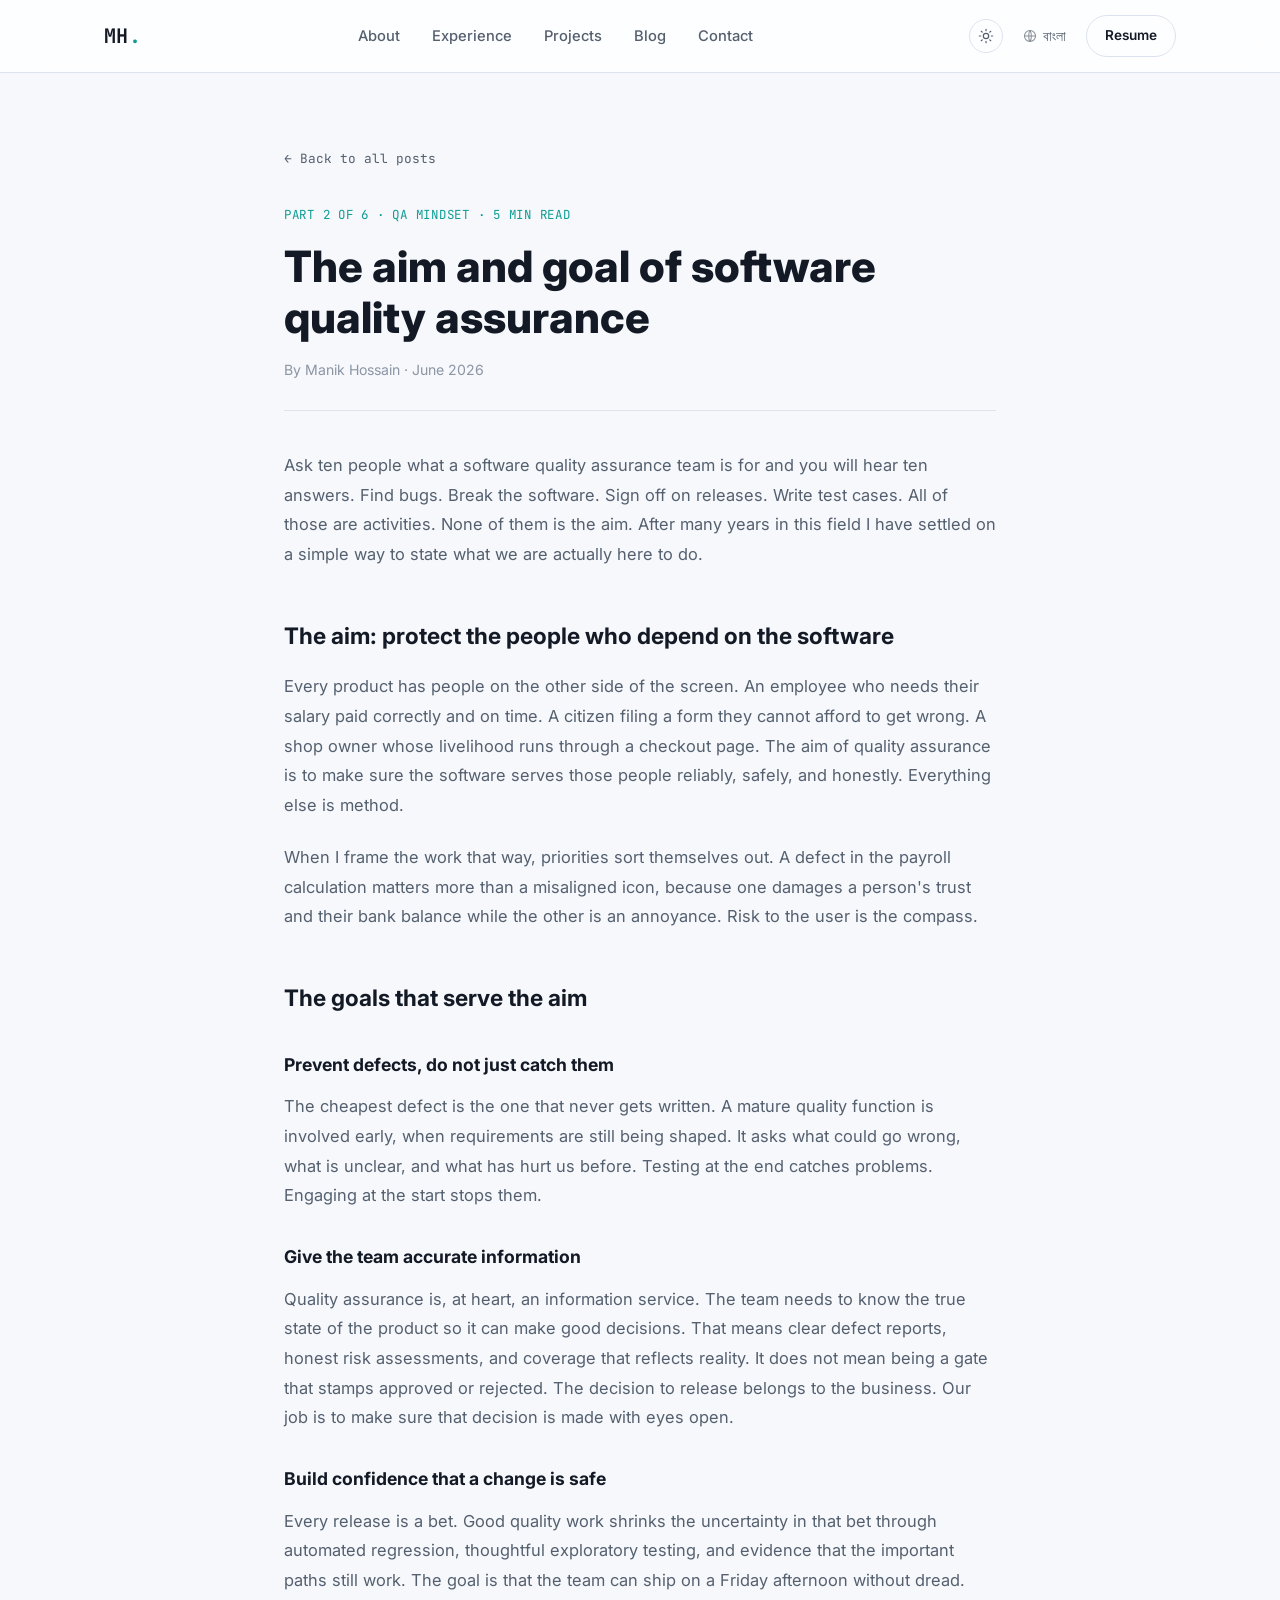
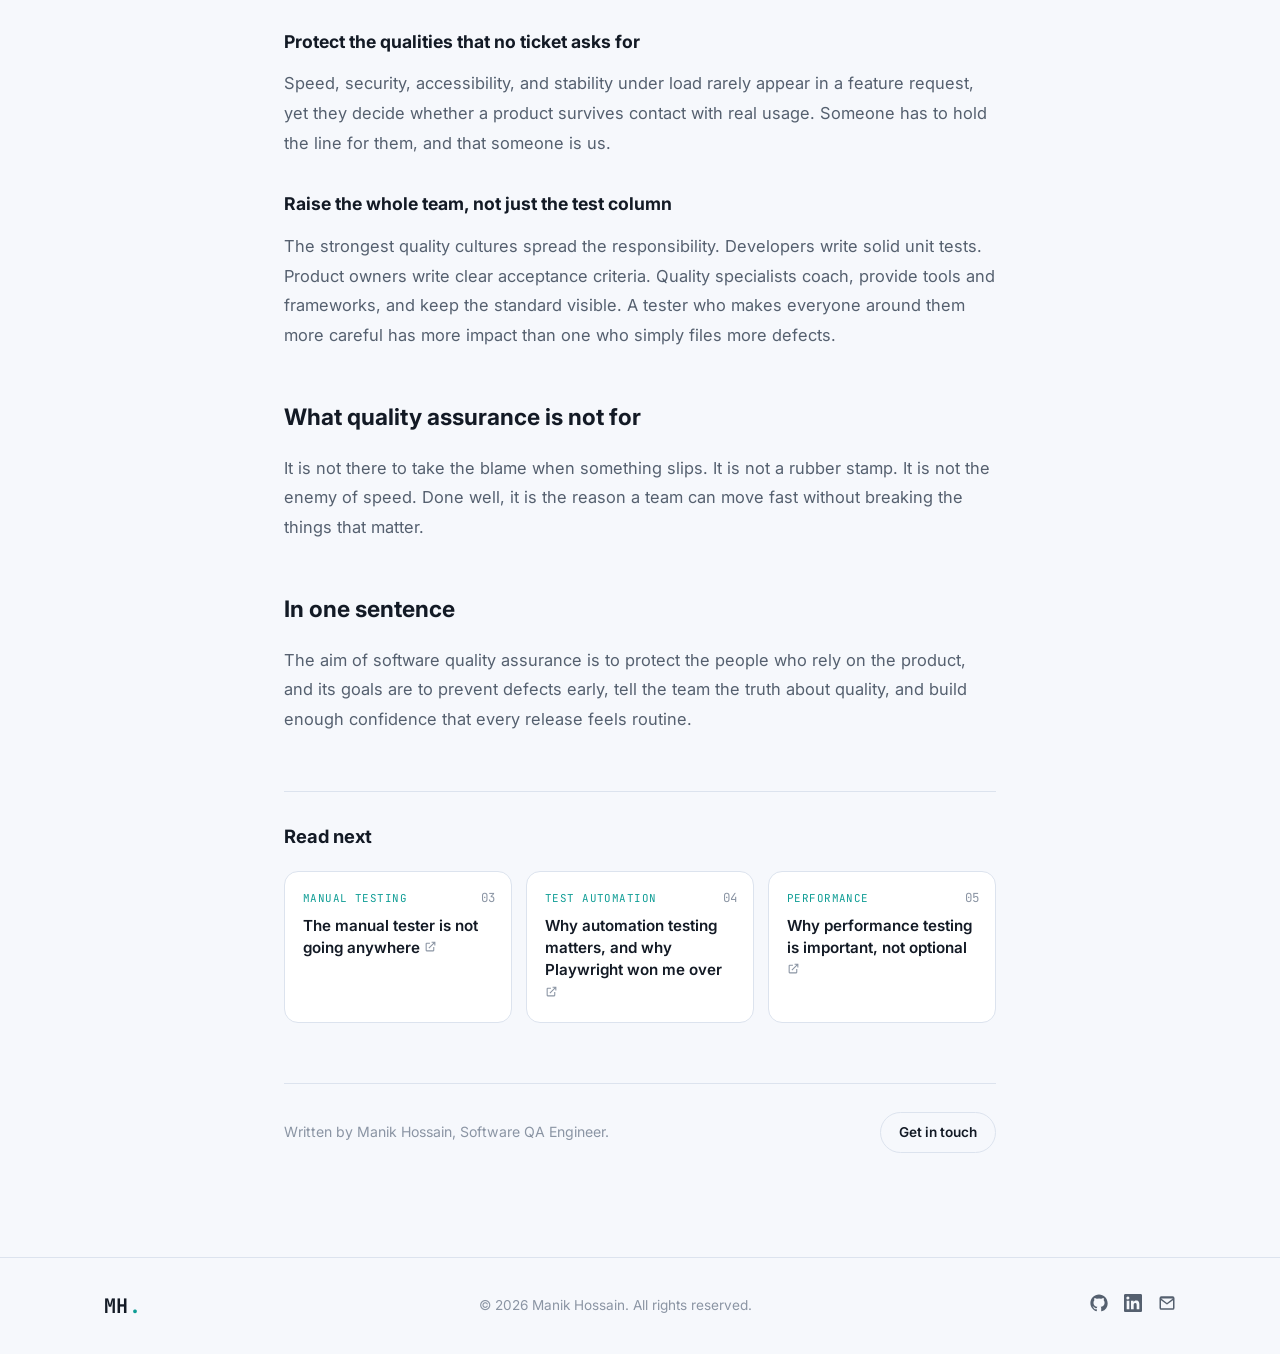
<file: blog/aim-and-goal-of-sqa.html>
<!DOCTYPE html>
<html lang="en">
<head>
<meta charset="UTF-8">
<meta name="viewport" content="width=device-width, initial-scale=1.0">
<script>(function(){try{var t=localStorage.getItem('pf-theme');if(t!=='light'&&t!=='dark'){t=window.matchMedia('(prefers-color-scheme: light)').matches?'light':'dark';}document.documentElement.setAttribute('data-theme',t);}catch(e){document.documentElement.setAttribute('data-theme','dark');}})();</script>
<title>The Aim and Goal of Software Quality Assurance | Manik Hossain</title>
<meta name="description" content="Finding bugs is an activity, not a purpose. What software quality assurance is actually for, and the goals that follow from it.">
<link rel="icon" href="data:image/svg+xml,%3Csvg xmlns='http://www.w3.org/2000/svg' viewBox='0 0 100 100'%3E%3Crect width='100' height='100' rx='20' fill='%230a0e14'/%3E%3Ctext x='50' y='68' font-size='52' font-family='Arial, sans-serif' font-weight='700' fill='%2338e0d8' text-anchor='middle'%3EMH%3C/text%3E%3C/svg%3E">
<link rel="preconnect" href="https://fonts.googleapis.com">
<link rel="preconnect" href="https://fonts.gstatic.com" crossorigin>
<link href="https://fonts.googleapis.com/css2?family=Inter:wght@400;500;600;700;800&family=JetBrains+Mono:wght@400;500&family=Noto+Sans+Bengali:wght@400;500;600;700;800&display=swap" rel="stylesheet">
<link rel="stylesheet" href="../css/style.css?v=4">
</head>
<body>

<div class="progress-bar" id="progressBar"></div>

<header class="site-header" id="siteHeader">
  <div class="container header-inner">
    <a href="../index.html#top" class="logo">MH<span class="logo-dot">.</span></a>
    <nav class="nav-desktop" aria-label="Primary">
      <ul>
        <li><a href="../index.html#about" class="nav-link" data-bn="পরিচিতি">About</a></li>
        <li><a href="../index.html#experience" class="nav-link" data-bn="অভিজ্ঞতা">Experience</a></li>
        <li><a href="../index.html#projects" class="nav-link" data-bn="প্রজেক্ট">Projects</a></li>
        <li><a href="../index.html#blog" class="nav-link" data-bn="ব্লগ">Blog</a></li>
        <li><a href="../index.html#contact" class="nav-link" data-bn="যোগাযোগ">Contact</a></li>
      </ul>
    </nav>
    <div class="header-actions">
      <button type="button" class="theme-toggle" aria-label="Switch theme">
        <svg class="icon-moon" viewBox="0 0 24 24" width="16" height="16" fill="none" stroke="currentColor" stroke-width="1.8" stroke-linecap="round" stroke-linejoin="round" aria-hidden="true"><path d="M21 12.8A9 9 0 1 1 11.2 3a7 7 0 0 0 9.8 9.8z"/></svg>
        <svg class="icon-sun" viewBox="0 0 24 24" width="16" height="16" fill="none" stroke="currentColor" stroke-width="1.8" stroke-linecap="round" stroke-linejoin="round" aria-hidden="true"><circle cx="12" cy="12" r="4"/><path d="M12 2v2M12 20v2M4.9 4.9l1.4 1.4M17.7 17.7l1.4 1.4M2 12h2M20 12h2M4.9 19.1l1.4-1.4M17.7 6.3l1.4-1.4"/></svg>
      </button>
      <button type="button" class="lang-toggle" aria-label="Switch language">
        <svg viewBox="0 0 24 24" width="14" height="14" fill="none" stroke="currentColor" stroke-width="1.8" aria-hidden="true"><circle cx="12" cy="12" r="9.5"/><path d="M2.5 12h19M12 2.5c3 3.2 3 15.8 0 19M12 2.5c-3 3.2-3 15.8 0 19" stroke-linecap="round"/></svg>
        <span data-lang-label>বাংলা</span>
      </button>
      <a href="../assets/Resume-Manik-Hossain.pdf" class="btn btn-outline btn-small header-cta" download data-bn="রেজিউমে">Resume</a>
    </div>
  </div>
</header>

<main id="top">
  <article class="post-wrap">
    <a href="../index.html#blog" class="post-back" data-bn="&larr; সব লেখায় ফিরে যান">&larr; Back to all posts</a>
    <p class="post-eyebrow" data-bn="পর্ব ২ / ৬ &middot; QA দৃষ্টিভঙ্গি &middot; ৫ মিনিট পড়া">Part 2 of 6 &middot; QA Mindset &middot; 5 min read</p>
    <h1 class="post-title" data-bn="সফটওয়্যার কোয়ালিটি অ্যাসুরেন্সের লক্ষ্য ও উদ্দেশ্য">The aim and goal of software quality assurance</h1>
    <p class="post-byline" data-bn="লিখেছেন মানিক হোসেন &middot; জুন ২০২৬">By Manik Hossain &middot; June 2026</p>

    <div class="post-body">
      <p data-bn="দশজনকে জিজ্ঞেস করুন সফটওয়্যার কোয়ালিটি অ্যাসুরেন্স টিম কীসের জন্য, দশ রকম উত্তর পাবেন। বাগ খুঁজে বের করা। সফটওয়্যার ভাঙা। রিলিজে সই দেওয়া। টেস্ট কেস লেখা। এগুলো সবই কাজ। এর কোনোটিই লক্ষ্য নয়। এই ক্ষেত্রে বহু বছর কাটানোর পর আমরা আসলে কীসের জন্য আছি তা বলার একটি সহজ উপায়ে আমি থিতু হয়েছি।">Ask ten people what a software quality assurance team is for and you will hear ten answers. Find bugs. Break the software. Sign off on releases. Write test cases. All of those are activities. None of them is the aim. After many years in this field I have settled on a simple way to state what we are actually here to do.</p>

      <h2 data-bn="লক্ষ্য: যাঁরা সফটওয়্যারের উপর নির্ভরশীল তাঁদের রক্ষা করা">The aim: protect the people who depend on the software</h2>
      <p data-bn="প্রতিটি প্রোডাক্টের স্ক্রিনের ওপারে মানুষ থাকে। এমন একজন কর্মী যাঁর বেতন সঠিকভাবে ও সময়মতো দরকার। এমন একজন নাগরিক যিনি এমন একটি ফর্ম জমা দিচ্ছেন যেখানে ভুল করার সামর্থ্য তাঁর নেই। এমন একজন দোকানদার যাঁর জীবিকা একটি চেকআউট পেজের মধ্য দিয়ে চলে। কোয়ালিটি অ্যাসুরেন্সের লক্ষ্য হলো নিশ্চিত করা যে সফটওয়্যারটি এই মানুষদের নির্ভরযোগ্যভাবে, নিরাপদে ও সৎভাবে সেবা দেয়। বাকি সবকিছু পদ্ধতি মাত্র।">Every product has people on the other side of the screen. An employee who needs their salary paid correctly and on time. A citizen filing a form they cannot afford to get wrong. A shop owner whose livelihood runs through a checkout page. The aim of quality assurance is to make sure the software serves those people reliably, safely, and honestly. Everything else is method.</p>
      <p data-bn="কাজটাকে এভাবে দেখলে অগ্রাধিকার নিজে থেকেই সাজিয়ে যায়। পে-রোল হিসাবের একটি ত্রুটি একটি এলোমেলো আইকনের চেয়ে বেশি গুরুত্বপূর্ণ, কারণ একটি মানুষের আস্থা ও ব্যাংক ব্যালেন্স নষ্ট করে আর অন্যটি নিছক বিরক্তি। ইউজারের ঝুঁকিই কম্পাস।">When I frame the work that way, priorities sort themselves out. A defect in the payroll calculation matters more than a misaligned icon, because one damages a person's trust and their bank balance while the other is an annoyance. Risk to the user is the compass.</p>

      <h2 data-bn="যে উদ্দেশ্যগুলো এই লক্ষ্যকে সেবা করে">The goals that serve the aim</h2>

      <h3 data-bn="ত্রুটি শুধু ধরা নয়, ঠেকানো">Prevent defects, do not just catch them</h3>
      <p data-bn="সবচেয়ে সস্তা ত্রুটি সেটাই যেটা কখনো লেখাই হয় না। একটি পরিণত কোয়ালিটি টিম আগেভাগে যুক্ত থাকে, যখন রিকোয়ারমেন্ট এখনও গড়ে উঠছে। এটি জিজ্ঞেস করে কী ভুল হতে পারে, কোথায় অস্পষ্টতা আছে, আর আগে কীসে আমাদের ক্ষতি হয়েছে। শেষে টেস্টিং সমস্যা ধরে। শুরুতে যুক্ত থাকা সমস্যা থামায়।">The cheapest defect is the one that never gets written. A mature quality function is involved early, when requirements are still being shaped. It asks what could go wrong, what is unclear, and what has hurt us before. Testing at the end catches problems. Engaging at the start stops them.</p>

      <h3 data-bn="টিমকে সঠিক তথ্য দেওয়া">Give the team accurate information</h3>
      <p data-bn="কোয়ালিটি অ্যাসুরেন্স মূলত একটি তথ্যসেবা। টিমের প্রোডাক্টের প্রকৃত অবস্থা জানা দরকার, যাতে ভালো সিদ্ধান্ত নেওয়া যায়। এর মানে পরিষ্কার ত্রুটি রিপোর্ট, সৎ ঝুঁকির মূল্যায়ন, আর বাস্তবতাকে প্রতিফলিত করা কভারেজ। এর মানে অনুমোদিত বা বাতিল সিল মারা কোনো গেট হওয়া নয়। রিলিজের সিদ্ধান্ত ব্যবসার। আমাদের কাজ নিশ্চিত করা যে সেই সিদ্ধান্তটি চোখ খোলা রেখে নেওয়া হয়।">Quality assurance is, at heart, an information service. The team needs to know the true state of the product so it can make good decisions. That means clear defect reports, honest risk assessments, and coverage that reflects reality. It does not mean being a gate that stamps approved or rejected. The decision to release belongs to the business. Our job is to make sure that decision is made with eyes open.</p>

      <h3 data-bn="একটি পরিবর্তন নিরাপদ, এই আস্থা গড়ে তোলা">Build confidence that a change is safe</h3>
      <p data-bn="প্রতিটি রিলিজ একটি বাজি। ভালো কোয়ালিটির কাজ অটোমেটেড রিগ্রেশন, চিন্তাশীল এক্সপ্লোরেটরি টেস্টিং, আর গুরুত্বপূর্ণ পথগুলো এখনও কাজ করে তার প্রমাণের মাধ্যমে সেই বাজির অনিশ্চয়তা কমায়। উদ্দেশ্য হলো টিম যেন শুক্রবার বিকেলে দুশ্চিন্তা ছাড়াই রিলিজ দিতে পারে।">Every release is a bet. Good quality work shrinks the uncertainty in that bet through automated regression, thoughtful exploratory testing, and evidence that the important paths still work. The goal is that the team can ship on a Friday afternoon without dread.</p>

      <h3 data-bn="যে গুণগুলো কোনো টিকিট চায় না সেগুলো রক্ষা করা">Protect the qualities that no ticket asks for</h3>
      <p data-bn="গতি, নিরাপত্তা, অ্যাক্সেসিবিলিটি আর লোডের নিচে স্থিতিশীলতা একটি ফিচার রিকোয়েস্টে খুব কমই আসে, অথচ এগুলোই ঠিক করে দেয় একটি প্রোডাক্ট বাস্তব ব্যবহারের ধাক্কা সামলাতে পারে কিনা। কাউকে এদের হয়ে দাঁড়াতে হয়, আর সেই কেউটা আমরা।">Speed, security, accessibility, and stability under load rarely appear in a feature request, yet they decide whether a product survives contact with real usage. Someone has to hold the line for them, and that someone is us.</p>

      <h3 data-bn="শুধু টেস্ট কলাম নয়, পুরো টিমকে এগিয়ে নেওয়া">Raise the whole team, not just the test column</h3>
      <p data-bn="সবচেয়ে শক্তিশালী কোয়ালিটি সংস্কৃতি দায়িত্ব ভাগ করে নেয়। ডেভেলপাররা মজবুত unit test লেখেন। প্রোডাক্ট ওনাররা পরিষ্কার অ্যাকসেপ্টেন্স ক্রাইটেরিয়া লেখেন। কোয়ালিটি বিশেষজ্ঞরা কোচিং করেন, টুল ও ফ্রেমওয়ার্ক দেন, আর মানদণ্ড দৃশ্যমান রাখেন। যে টেস্টার তাঁর আশপাশের সবাইকে আরও যত্নশীল করে তোলেন, তাঁর প্রভাব শুধু বেশি ত্রুটি জমা দেওয়া টেস্টারের চেয়ে বড়।">The strongest quality cultures spread the responsibility. Developers write solid unit tests. Product owners write clear acceptance criteria. Quality specialists coach, provide tools and frameworks, and keep the standard visible. A tester who makes everyone around them more careful has more impact than one who simply files more defects.</p>

      <h2 data-bn="কোয়ালিটি অ্যাসুরেন্স যা করার জন্য নয়">What quality assurance is not for</h2>
      <p data-bn="কিছু একটা গড়বড় হলে দোষ নেওয়ার জন্য এটি নেই। এটি কোনো রাবার স্ট্যাম্প নয়। এটি গতির শত্রু নয়। ভালোভাবে করা হলে, এটিই কারণ যে একটি টিম গুরুত্বপূর্ণ জিনিস না ভেঙে দ্রুত এগোতে পারে।">It is not there to take the blame when something slips. It is not a rubber stamp. It is not the enemy of speed. Done well, it is the reason a team can move fast without breaking the things that matter.</p>

      <h2 data-bn="এক বাক্যে">In one sentence</h2>
      <p data-bn="সফটওয়্যার কোয়ালিটি অ্যাসুরেন্সের লক্ষ্য হলো যাঁরা প্রোডাক্টের উপর নির্ভর করেন তাঁদের রক্ষা করা, আর এর উদ্দেশ্য হলো আগেভাগে ত্রুটি ঠেকানো, কোয়ালিটি নিয়ে টিমকে সত্যিটা জানানো, আর যথেষ্ট আস্থা গড়ে তোলা যাতে প্রতিটি রিলিজ সাধারণ ব্যাপার মনে হয়।">The aim of software quality assurance is to protect the people who rely on the product, and its goals are to prevent defects early, tell the team the truth about quality, and build enough confidence that every release feels routine.</p>
    </div>

    <div id="relatedPosts" data-current="02"></div>

    <div class="post-footer">
      <p data-bn="লিখেছেন মানিক হোসেন, সফটওয়্যার QA ইঞ্জিনিয়ার।">Written by Manik Hossain, Software QA Engineer.</p>
      <a href="../index.html#contact" class="btn btn-outline btn-small" data-bn="যোগাযোগ করুন">Get in touch</a>
    </div>
  </article>
</main>

<footer class="site-footer">
  <div class="container footer-inner">
    <a href="../index.html#top" class="logo">MH<span class="logo-dot">.</span></a>
    <p class="footer-copy">&copy; <span id="year"></span> Manik Hossain. <span data-bn="সর্বস্বত্ব সংরক্ষিত।">All rights reserved.</span></p>
    <div class="footer-socials">
      <a href="https://github.com/ManikHossain27" target="_blank" rel="noopener noreferrer" aria-label="GitHub profile">
        <svg viewBox="0 0 24 24" width="18" height="18" fill="currentColor"><path d="M12 .5C5.73.5.5 5.73.5 12c0 5.1 3.29 9.42 7.86 10.96.57.1.79-.25.79-.55 0-.27-.01-1.16-.02-2.11-3.2.7-3.88-1.36-3.88-1.36-.52-1.34-1.28-1.69-1.28-1.69-1.04-.72.08-.71.08-.71 1.16.08 1.77 1.19 1.77 1.19 1.03 1.77 2.7 1.26 3.36.96.1-.75.4-1.26.73-1.55-2.55-.29-5.24-1.28-5.24-5.7 0-1.26.45-2.29 1.19-3.1-.12-.29-.52-1.47.11-3.06 0 0 .97-.31 3.18 1.18a11 11 0 0 1 5.79 0c2.21-1.49 3.18-1.18 3.18-1.18.63 1.59.23 2.77.11 3.06.74.81 1.19 1.84 1.19 3.1 0 4.43-2.69 5.41-5.25 5.69.42.36.78 1.08.78 2.18 0 1.57-.01 2.84-.01 3.23 0 .3.21.66.8.55A10.52 10.52 0 0 0 23.5 12C23.5 5.73 18.27.5 12 .5z"/></svg>
      </a>
      <a href="https://www.linkedin.com/in/manik27" target="_blank" rel="noopener noreferrer" aria-label="LinkedIn profile">
        <svg viewBox="0 0 24 24" width="18" height="18" fill="currentColor"><path d="M20.45 20.45h-3.56v-5.57c0-1.33-.02-3.04-1.85-3.04-1.85 0-2.14 1.45-2.14 2.94v5.67H9.34V9h3.42v1.56h.05c.48-.9 1.64-1.85 3.37-1.85 3.6 0 4.27 2.37 4.27 5.45v6.29zM5.34 7.43a2.07 2.07 0 1 1 0-4.13 2.07 2.07 0 0 1 0 4.13zM7.12 20.45H3.56V9h3.56v11.45zM22.22 0H1.77C.8 0 0 .78 0 1.75v20.5C0 23.22.8 24 1.77 24h20.45c.98 0 1.78-.78 1.78-1.75V1.75C24 .78 23.2 0 22.22 0z"/></svg>
      </a>
      <a href="mailto:manik.hossain2706@gmail.com" aria-label="Send email">
        <svg viewBox="0 0 24 24" width="18" height="18" fill="currentColor"><path d="M2 5.5A2.5 2.5 0 0 1 4.5 3h15A2.5 2.5 0 0 1 22 5.5v13a2.5 2.5 0 0 1-2.5 2.5h-15A2.5 2.5 0 0 1 2 18.5v-13zm2.2.5 7.8 5.86L19.8 6H4.2zM20 8.24l-7.4 5.56a1 1 0 0 1-1.2 0L4 8.24V18.5c0 .28.22.5.5.5h15a.5.5 0 0 0 .5-.5V8.24z"/></svg>
      </a>
    </div>
  </div>
</footer>

<script src="../js/posts.js"></script>
<script src="../js/related.js"></script>
<script src="../js/script.js?v=3"></script>
<script src="../js/theme.js?v=1"></script>
<script src="../js/resume.js?v=1"></script>
<script src="../js/i18n.js?v=2"></script>
</body>
</html>
</file>
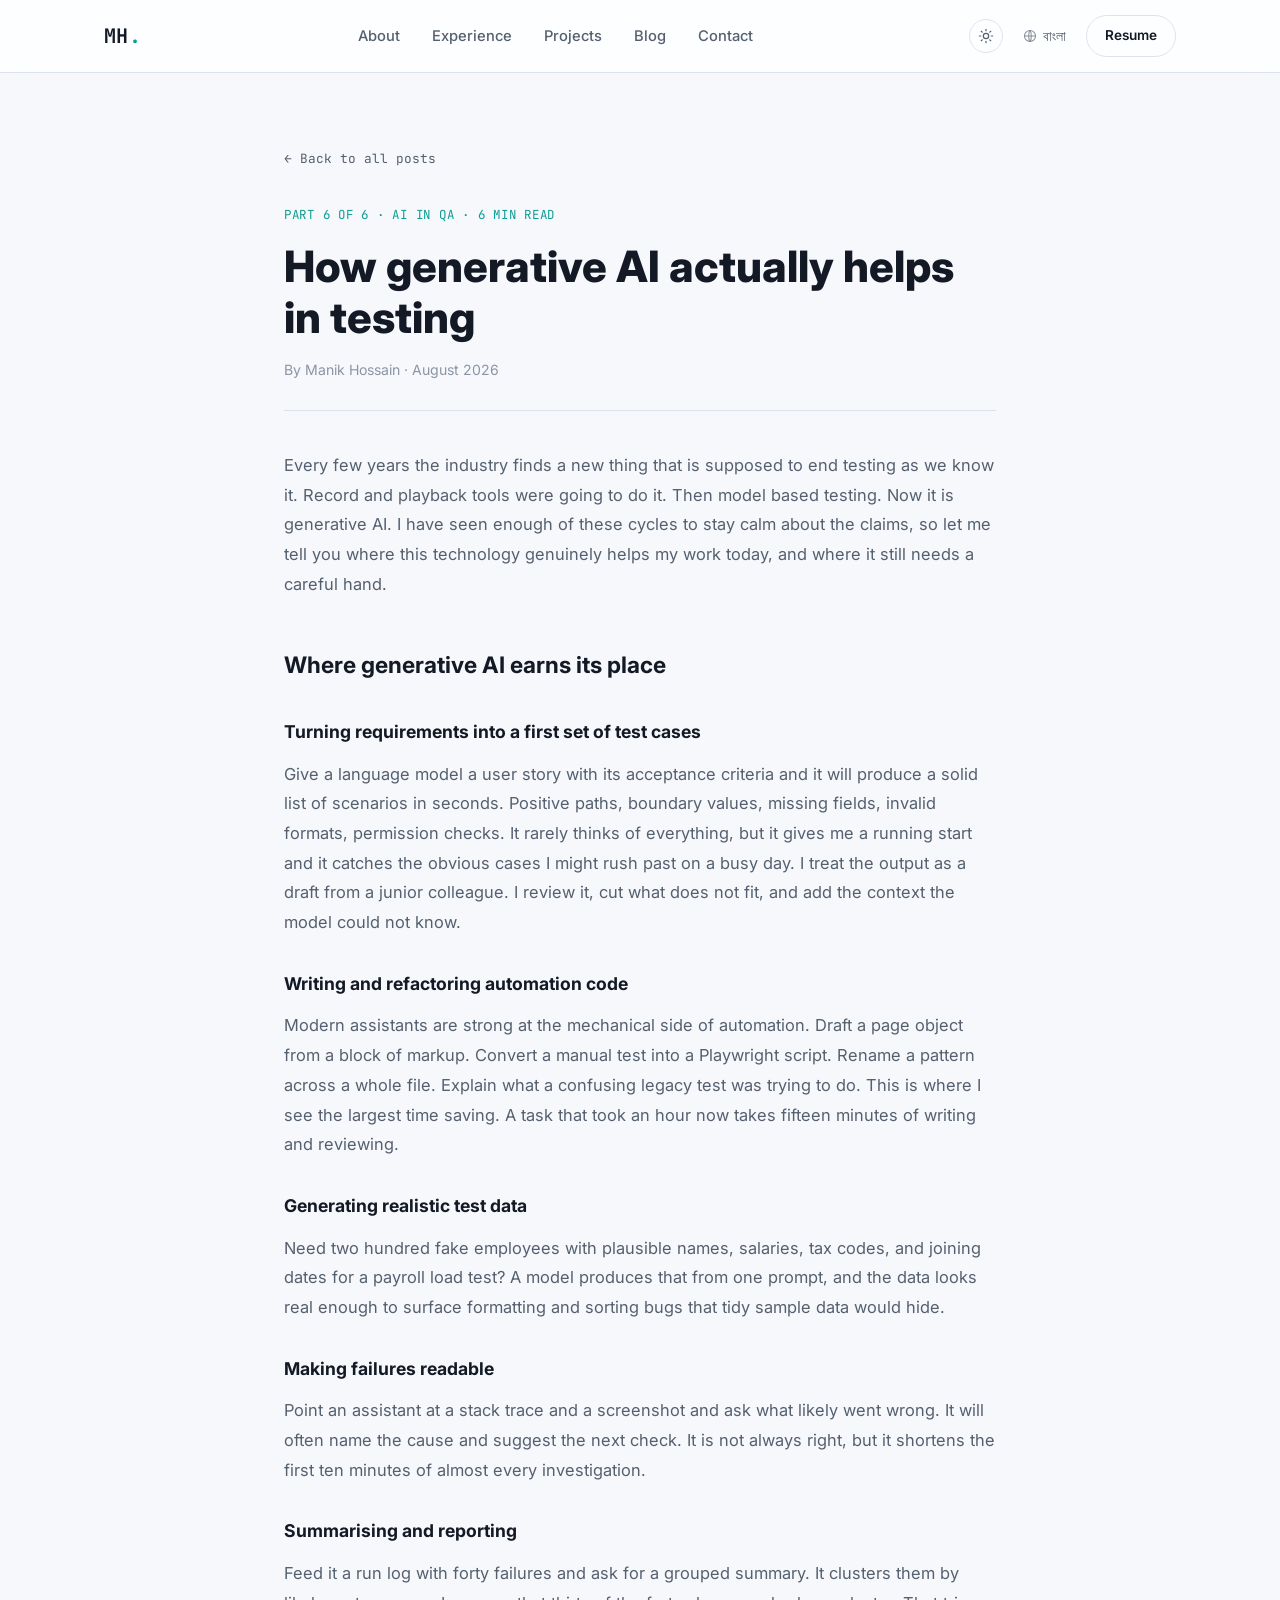
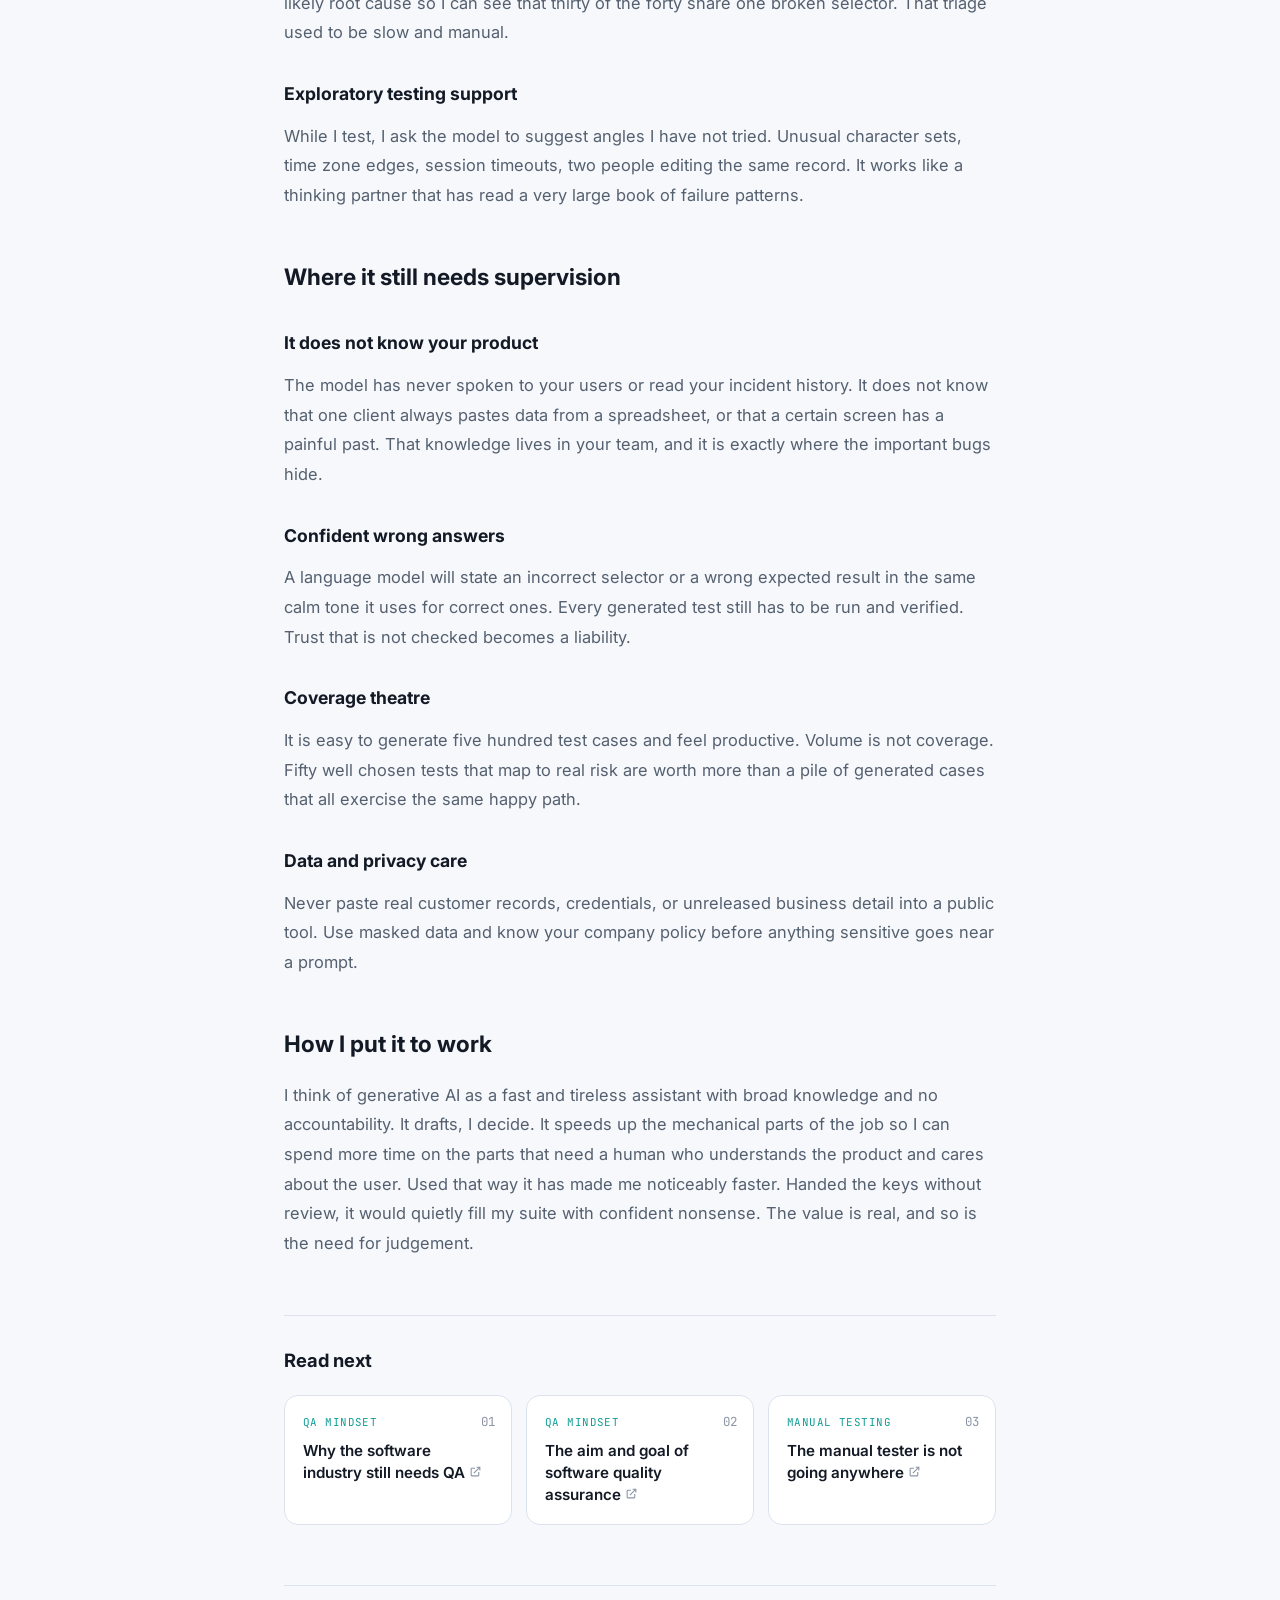
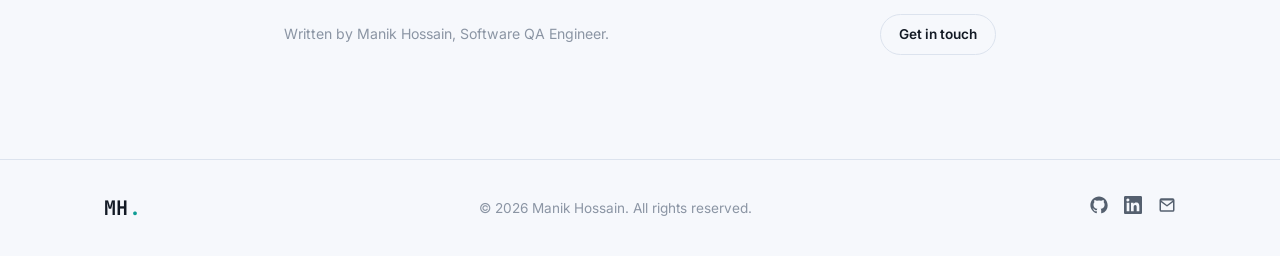
<file: blog/generative-ai-in-testing.html>
<!DOCTYPE html>
<html lang="en">
<head>
<meta charset="UTF-8">
<meta name="viewport" content="width=device-width, initial-scale=1.0">
<script>(function(){try{var t=localStorage.getItem('pf-theme');if(t!=='light'&&t!=='dark'){t=window.matchMedia('(prefers-color-scheme: light)').matches?'light':'dark';}document.documentElement.setAttribute('data-theme',t);}catch(e){document.documentElement.setAttribute('data-theme','dark');}})();</script>
<title>How Generative AI Actually Helps in Testing | Manik Hossain</title>
<meta name="description" content="Where large language models genuinely speed up test design, automation code, and triage, and where they still need a careful human hand.">
<link rel="icon" href="data:image/svg+xml,%3Csvg xmlns='http://www.w3.org/2000/svg' viewBox='0 0 100 100'%3E%3Crect width='100' height='100' rx='20' fill='%230a0e14'/%3E%3Ctext x='50' y='68' font-size='52' font-family='Arial, sans-serif' font-weight='700' fill='%2338e0d8' text-anchor='middle'%3EMH%3C/text%3E%3C/svg%3E">
<link rel="preconnect" href="https://fonts.googleapis.com">
<link rel="preconnect" href="https://fonts.gstatic.com" crossorigin>
<link href="https://fonts.googleapis.com/css2?family=Inter:wght@400;500;600;700;800&family=JetBrains+Mono:wght@400;500&family=Noto+Sans+Bengali:wght@400;500;600;700;800&display=swap" rel="stylesheet">
<link rel="stylesheet" href="../css/style.css?v=4">
</head>
<body>

<div class="progress-bar" id="progressBar"></div>

<header class="site-header" id="siteHeader">
  <div class="container header-inner">
    <a href="../index.html#top" class="logo">MH<span class="logo-dot">.</span></a>
    <nav class="nav-desktop" aria-label="Primary">
      <ul>
        <li><a href="../index.html#about" class="nav-link" data-bn="পরিচিতি">About</a></li>
        <li><a href="../index.html#experience" class="nav-link" data-bn="অভিজ্ঞতা">Experience</a></li>
        <li><a href="../index.html#projects" class="nav-link" data-bn="প্রজেক্ট">Projects</a></li>
        <li><a href="../index.html#blog" class="nav-link" data-bn="ব্লগ">Blog</a></li>
        <li><a href="../index.html#contact" class="nav-link" data-bn="যোগাযোগ">Contact</a></li>
      </ul>
    </nav>
    <div class="header-actions">
      <button type="button" class="theme-toggle" aria-label="Switch theme">
        <svg class="icon-moon" viewBox="0 0 24 24" width="16" height="16" fill="none" stroke="currentColor" stroke-width="1.8" stroke-linecap="round" stroke-linejoin="round" aria-hidden="true"><path d="M21 12.8A9 9 0 1 1 11.2 3a7 7 0 0 0 9.8 9.8z"/></svg>
        <svg class="icon-sun" viewBox="0 0 24 24" width="16" height="16" fill="none" stroke="currentColor" stroke-width="1.8" stroke-linecap="round" stroke-linejoin="round" aria-hidden="true"><circle cx="12" cy="12" r="4"/><path d="M12 2v2M12 20v2M4.9 4.9l1.4 1.4M17.7 17.7l1.4 1.4M2 12h2M20 12h2M4.9 19.1l1.4-1.4M17.7 6.3l1.4-1.4"/></svg>
      </button>
      <button type="button" class="lang-toggle" aria-label="Switch language">
        <svg viewBox="0 0 24 24" width="14" height="14" fill="none" stroke="currentColor" stroke-width="1.8" aria-hidden="true"><circle cx="12" cy="12" r="9.5"/><path d="M2.5 12h19M12 2.5c3 3.2 3 15.8 0 19M12 2.5c-3 3.2-3 15.8 0 19" stroke-linecap="round"/></svg>
        <span data-lang-label>বাংলা</span>
      </button>
      <a href="../assets/Resume-Manik-Hossain.pdf" class="btn btn-outline btn-small header-cta" download data-bn="রেজিউমে">Resume</a>
    </div>
  </div>
</header>

<main id="top">
  <article class="post-wrap">
    <a href="../index.html#blog" class="post-back" data-bn="&larr; সব লেখায় ফিরে যান">&larr; Back to all posts</a>
    <p class="post-eyebrow" data-bn="পর্ব ৬ / ৬ &middot; QA-তে AI &middot; ৬ মিনিট পড়া">Part 6 of 6 &middot; AI in QA &middot; 6 min read</p>
    <h1 class="post-title" data-bn="টেস্টিংয়ে জেনারেটিভ AI আসলে কীভাবে সাহায্য করে">How generative AI actually helps in testing</h1>
    <p class="post-byline" data-bn="লিখেছেন মানিক হোসেন &middot; আগস্ট ২০২৬">By Manik Hossain &middot; August 2026</p>

    <div class="post-body">
      <p data-bn="প্রতি কয়েক বছর পর পর ইন্ডাস্ট্রি এমন একটি নতুন জিনিস খুঁজে পায় যা আমাদের চেনা টেস্টিং শেষ করে দেওয়ার কথা। রেকর্ড অ্যান্ড প্লেব্যাক টুল সেটা করবে বলা হয়েছিল। তারপর মডেল-ভিত্তিক টেস্টিং। এখন সেটা জেনারেটিভ AI। এই চক্র যথেষ্ট দেখেছি বলে দাবিগুলো নিয়ে শান্ত থাকি, তাই বলি এই প্রযুক্তি আজ আমার কাজে সত্যিকার অর্থে কোথায় সাহায্য করে, আর কোথায় এখনও সতর্ক হাতের দরকার।">Every few years the industry finds a new thing that is supposed to end testing as we know it. Record and playback tools were going to do it. Then model based testing. Now it is generative AI. I have seen enough of these cycles to stay calm about the claims, so let me tell you where this technology genuinely helps my work today, and where it still needs a careful hand.</p>

      <h2 data-bn="জেনারেটিভ AI যেখানে তার জায়গা অর্জন করে">Where generative AI earns its place</h2>
      <h3 data-bn="রিকোয়ারমেন্টকে প্রথম টেস্ট কেসের সেটে রূপ দেওয়া">Turning requirements into a first set of test cases</h3>
      <p data-bn="একটি ল্যাঙ্গুয়েজ মডেলকে একটি ইউজার স্টোরি আর তার অ্যাকসেপ্টেন্স ক্রাইটেরিয়া দিন, এটি সেকেন্ডের মধ্যে পরিস্থিতির একটি মজবুত তালিকা তৈরি করবে। পজিটিভ পাথ, সীমানার মান, অনুপস্থিত ফিল্ড, অবৈধ ফরম্যাট, পারমিশন চেক। এটি খুব কমই সব ভাবে, কিন্তু আমাকে একটি চলন্ত শুরু দেয় আর ব্যস্ত দিনে আমি যেসব স্পষ্ট কেস তাড়াহুড়ায় পার করে যেতাম সেগুলো ধরে ফেলে। আমি আউটপুটটাকে একজন জুনিয়র সহকর্মীর খসড়া হিসেবে দেখি। আমি এটি পর্যালোচনা করি, যা মানায় না তা কাটি, আর মডেল যা জানতে পারত না সেই প্রেক্ষাপট যোগ করি।">Give a language model a user story with its acceptance criteria and it will produce a solid list of scenarios in seconds. Positive paths, boundary values, missing fields, invalid formats, permission checks. It rarely thinks of everything, but it gives me a running start and it catches the obvious cases I might rush past on a busy day. I treat the output as a draft from a junior colleague. I review it, cut what does not fit, and add the context the model could not know.</p>
      <h3 data-bn="অটোমেশন কোড লেখা আর রিফ্যাক্টর করা">Writing and refactoring automation code</h3>
      <p data-bn="আধুনিক সহকারীরা অটোমেশনের যান্ত্রিক দিকটায় শক্তিশালী। একটি মার্কআপ ব্লক থেকে একটি page object-এর খসড়া করুন। একটি ম্যানুয়াল টেস্টকে একটি Playwright স্ক্রিপ্টে রূপান্তর করুন। একটি পুরো ফাইল জুড়ে একটি প্যাটার্নের নাম বদলান। একটি বিভ্রান্তিকর লেগ্যাসি টেস্ট কী করার চেষ্টা করছিল তা ব্যাখ্যা করুন। এখানেই আমি সবচেয়ে বড় সময় সাশ্রয় দেখি। যে কাজে এক ঘণ্টা লাগত তা এখন পনেরো মিনিটের লেখা আর পর্যালোচনায় হয়।">Modern assistants are strong at the mechanical side of automation. Draft a page object from a block of markup. Convert a manual test into a Playwright script. Rename a pattern across a whole file. Explain what a confusing legacy test was trying to do. This is where I see the largest time saving. A task that took an hour now takes fifteen minutes of writing and reviewing.</p>
      <h3 data-bn="বাস্তবসম্মত টেস্ট ডেটা তৈরি করা">Generating realistic test data</h3>
      <p data-bn="একটি পে-রোল লোড টেস্টের জন্য বিশ্বাসযোগ্য নাম, বেতন, ট্যাক্স কোড আর যোগদানের তারিখসহ দুইশ কাল্পনিক কর্মী দরকার? একটি মডেল সেটা একটি প্রম্পট থেকে তৈরি করে, আর ডেটাটা যথেষ্ট বাস্তব দেখায় যাতে এমন ফরম্যাটিং আর সর্টিং বাগ বেরিয়ে আসে যা পরিপাটি নমুনা ডেটা লুকিয়ে রাখত।">Need two hundred fake employees with plausible names, salaries, tax codes, and joining dates for a payroll load test? A model produces that from one prompt, and the data looks real enough to surface formatting and sorting bugs that tidy sample data would hide.</p>
      <h3 data-bn="ব্যর্থতাকে পাঠযোগ্য করা">Making failures readable</h3>
      <p data-bn="একটি সহকারীকে একটি স্ট্যাক ট্রেস আর একটি স্ক্রিনশট দেখিয়ে জিজ্ঞেস করুন সম্ভবত কী ভুল হয়েছে। এটি প্রায়ই কারণটা বলে দেবে আর পরের চেকটা পরামর্শ দেবে। এটি সবসময় ঠিক হয় না, কিন্তু প্রায় প্রতিটি তদন্তের প্রথম দশ মিনিট ছোট করে দেয়।">Point an assistant at a stack trace and a screenshot and ask what likely went wrong. It will often name the cause and suggest the next check. It is not always right, but it shortens the first ten minutes of almost every investigation.</p>
      <h3 data-bn="সারসংক্ষেপ আর রিপোর্টিং">Summarising and reporting</h3>
      <p data-bn="এটিকে চল্লিশটি ব্যর্থতাসহ একটি রান লগ দিন আর একটি গোছানো সারসংক্ষেপ চান। এটি সম্ভাব্য মূল কারণ অনুযায়ী সেগুলোকে দলবদ্ধ করে, যাতে আমি দেখতে পাই যে চল্লিশটির মধ্যে ত্রিশটি একটি ভাঙা সিলেক্টর ভাগ করে নেয়। ওই ট্রায়াজ আগে ধীর আর ম্যানুয়াল ছিল।">Feed it a run log with forty failures and ask for a grouped summary. It clusters them by likely root cause so I can see that thirty of the forty share one broken selector. That triage used to be slow and manual.</p>
      <h3 data-bn="এক্সপ্লোরেটরি টেস্টিংয়ে সহায়তা">Exploratory testing support</h3>
      <p data-bn="টেস্ট করার সময় আমি মডেলকে এমন কোণ পরামর্শ দিতে বলি যা আমি চেষ্টা করিনি। অস্বাভাবিক ক্যারেক্টার সেট, টাইম জোনের সীমানা, সেশন টাইমআউট, একই রেকর্ড দুজন মানুষ একসঙ্গে এডিট করা। এটি এমন একজন চিন্তার সঙ্গীর মতো কাজ করে যিনি ব্যর্থতার প্যাটার্নের একটি বিশাল বই পড়ে ফেলেছেন।">While I test, I ask the model to suggest angles I have not tried. Unusual character sets, time zone edges, session timeouts, two people editing the same record. It works like a thinking partner that has read a very large book of failure patterns.</p>

      <h2 data-bn="যেখানে এখনও তদারকির দরকার">Where it still needs supervision</h2>
      <h3 data-bn="এটি আপনার প্রোডাক্ট চেনে না">It does not know your product</h3>
      <p data-bn="মডেলটি কখনো আপনার ইউজারদের সঙ্গে কথা বলেনি বা আপনার ঘটনার ইতিহাস পড়েনি। এটি জানে না যে একজন ক্লায়েন্ট সবসময় একটি স্প্রেডশিট থেকে ডেটা পেস্ট করেন, বা একটি নির্দিষ্ট স্ক্রিনের একটি কষ্টের অতীত আছে। ওই জ্ঞান আপনার টিমে থাকে, আর ঠিক সেখানেই গুরুত্বপূর্ণ বাগগুলো লুকিয়ে থাকে।">The model has never spoken to your users or read your incident history. It does not know that one client always pastes data from a spreadsheet, or that a certain screen has a painful past. That knowledge lives in your team, and it is exactly where the important bugs hide.</p>
      <h3 data-bn="আত্মবিশ্বাসের সঙ্গে ভুল উত্তর">Confident wrong answers</h3>
      <p data-bn="একটি ল্যাঙ্গুয়েজ মডেল একটি ভুল সিলেক্টর বা একটি ভুল প্রত্যাশিত ফলাফল সেই একই শান্ত সুরে বলবে যেভাবে সঠিকগুলো বলে। প্রতিটি তৈরি করা টেস্ট এখনও চালিয়ে যাচাই করতে হয়। যাচাই না করা আস্থা একটি দায় হয়ে দাঁড়ায়।">A language model will state an incorrect selector or a wrong expected result in the same calm tone it uses for correct ones. Every generated test still has to be run and verified. Trust that is not checked becomes a liability.</p>
      <h3 data-bn="কভারেজের অভিনয়">Coverage theatre</h3>
      <p data-bn="পাঁচশ টেস্ট কেস তৈরি করে উৎপাদনশীল বোধ করা সহজ। পরিমাণ কভারেজ নয়। বাস্তব ঝুঁকির সঙ্গে মেলে এমন পঞ্চাশটি ভালোভাবে বাছাই করা টেস্ট এমন এক গাদা তৈরি করা কেসের চেয়ে মূল্যবান যেগুলো সবাই একই হ্যাপি পাথ চালায়।">It is easy to generate five hundred test cases and feel productive. Volume is not coverage. Fifty well chosen tests that map to real risk are worth more than a pile of generated cases that all exercise the same happy path.</p>
      <h3 data-bn="ডেটা আর গোপনীয়তার যত্ন">Data and privacy care</h3>
      <p data-bn="কখনো আসল কাস্টমার রেকর্ড, ক্রেডেনশিয়াল, বা প্রকাশ না হওয়া ব্যবসায়িক তথ্য একটি পাবলিক টুলে পেস্ট করবেন না। মাস্ক করা ডেটা ব্যবহার করুন আর সংবেদনশীল কিছু একটি প্রম্পটের কাছে যাওয়ার আগে আপনার কোম্পানির নীতি জেনে নিন।">Never paste real customer records, credentials, or unreleased business detail into a public tool. Use masked data and know your company policy before anything sensitive goes near a prompt.</p>

      <h2 data-bn="আমি কীভাবে এটিকে কাজে লাগাই">How I put it to work</h2>
      <p data-bn="আমি জেনারেটিভ AI-কে বিস্তৃত জ্ঞান আর কোনো জবাবদিহিতা নেই এমন একজন দ্রুত ও অক্লান্ত সহকারী হিসেবে ভাবি। এটি খসড়া করে, আমি সিদ্ধান্ত নিই। এটি কাজের যান্ত্রিক অংশগুলো দ্রুত করে দেয় যাতে আমি সেই অংশগুলোতে বেশি সময় দিতে পারি যেগুলোর জন্য এমন একজন মানুষ দরকার যিনি প্রোডাক্ট বোঝেন আর ইউজারের কথা ভাবেন। সেভাবে ব্যবহার করে এটি আমাকে লক্ষণীয়ভাবে দ্রুত করেছে। পর্যালোচনা ছাড়া চাবি হাতে দিলে এটি চুপচাপ আমার সুইট আত্মবিশ্বাসী অর্থহীনতায় ভরে দিত। মূল্যটা সত্যি, আর বিচারবুদ্ধির দরকারটাও সত্যি।">I think of generative AI as a fast and tireless assistant with broad knowledge and no accountability. It drafts, I decide. It speeds up the mechanical parts of the job so I can spend more time on the parts that need a human who understands the product and cares about the user. Used that way it has made me noticeably faster. Handed the keys without review, it would quietly fill my suite with confident nonsense. The value is real, and so is the need for judgement.</p>
    </div>

    <div id="relatedPosts" data-current="06"></div>

    <div class="post-footer">
      <p data-bn="লিখেছেন মানিক হোসেন, সফটওয়্যার QA ইঞ্জিনিয়ার।">Written by Manik Hossain, Software QA Engineer.</p>
      <a href="../index.html#contact" class="btn btn-outline btn-small" data-bn="যোগাযোগ করুন">Get in touch</a>
    </div>
  </article>
</main>

<footer class="site-footer">
  <div class="container footer-inner">
    <a href="../index.html#top" class="logo">MH<span class="logo-dot">.</span></a>
    <p class="footer-copy">&copy; <span id="year"></span> Manik Hossain. <span data-bn="সর্বস্বত্ব সংরক্ষিত।">All rights reserved.</span></p>
    <div class="footer-socials">
      <a href="https://github.com/ManikHossain27" target="_blank" rel="noopener noreferrer" aria-label="GitHub profile">
        <svg viewBox="0 0 24 24" width="18" height="18" fill="currentColor"><path d="M12 .5C5.73.5.5 5.73.5 12c0 5.1 3.29 9.42 7.86 10.96.57.1.79-.25.79-.55 0-.27-.01-1.16-.02-2.11-3.2.7-3.88-1.36-3.88-1.36-.52-1.34-1.28-1.69-1.28-1.69-1.04-.72.08-.71.08-.71 1.16.08 1.77 1.19 1.77 1.19 1.03 1.77 2.7 1.26 3.36.96.1-.75.4-1.26.73-1.55-2.55-.29-5.24-1.28-5.24-5.7 0-1.26.45-2.29 1.19-3.1-.12-.29-.52-1.47.11-3.06 0 0 .97-.31 3.18 1.18a11 11 0 0 1 5.79 0c2.21-1.49 3.18-1.18 3.18-1.18.63 1.59.23 2.77.11 3.06.74.81 1.19 1.84 1.19 3.1 0 4.43-2.69 5.41-5.25 5.69.42.36.78 1.08.78 2.18 0 1.57-.01 2.84-.01 3.23 0 .3.21.66.8.55A10.52 10.52 0 0 0 23.5 12C23.5 5.73 18.27.5 12 .5z"/></svg>
      </a>
      <a href="https://www.linkedin.com/in/manik27" target="_blank" rel="noopener noreferrer" aria-label="LinkedIn profile">
        <svg viewBox="0 0 24 24" width="18" height="18" fill="currentColor"><path d="M20.45 20.45h-3.56v-5.57c0-1.33-.02-3.04-1.85-3.04-1.85 0-2.14 1.45-2.14 2.94v5.67H9.34V9h3.42v1.56h.05c.48-.9 1.64-1.85 3.37-1.85 3.6 0 4.27 2.37 4.27 5.45v6.29zM5.34 7.43a2.07 2.07 0 1 1 0-4.13 2.07 2.07 0 0 1 0 4.13zM7.12 20.45H3.56V9h3.56v11.45zM22.22 0H1.77C.8 0 0 .78 0 1.75v20.5C0 23.22.8 24 1.77 24h20.45c.98 0 1.78-.78 1.78-1.75V1.75C24 .78 23.2 0 22.22 0z"/></svg>
      </a>
      <a href="mailto:manik.hossain2706@gmail.com" aria-label="Send email">
        <svg viewBox="0 0 24 24" width="18" height="18" fill="currentColor"><path d="M2 5.5A2.5 2.5 0 0 1 4.5 3h15A2.5 2.5 0 0 1 22 5.5v13a2.5 2.5 0 0 1-2.5 2.5h-15A2.5 2.5 0 0 1 2 18.5v-13zm2.2.5 7.8 5.86L19.8 6H4.2zM20 8.24l-7.4 5.56a1 1 0 0 1-1.2 0L4 8.24V18.5c0 .28.22.5.5.5h15a.5.5 0 0 0 .5-.5V8.24z"/></svg>
      </a>
    </div>
  </div>
</footer>

<script src="../js/posts.js"></script>
<script src="../js/related.js"></script>
<script src="../js/script.js?v=3"></script>
<script src="../js/theme.js?v=1"></script>
<script src="../js/resume.js?v=1"></script>
<script src="../js/i18n.js?v=2"></script>
</body>
</html>
</file>
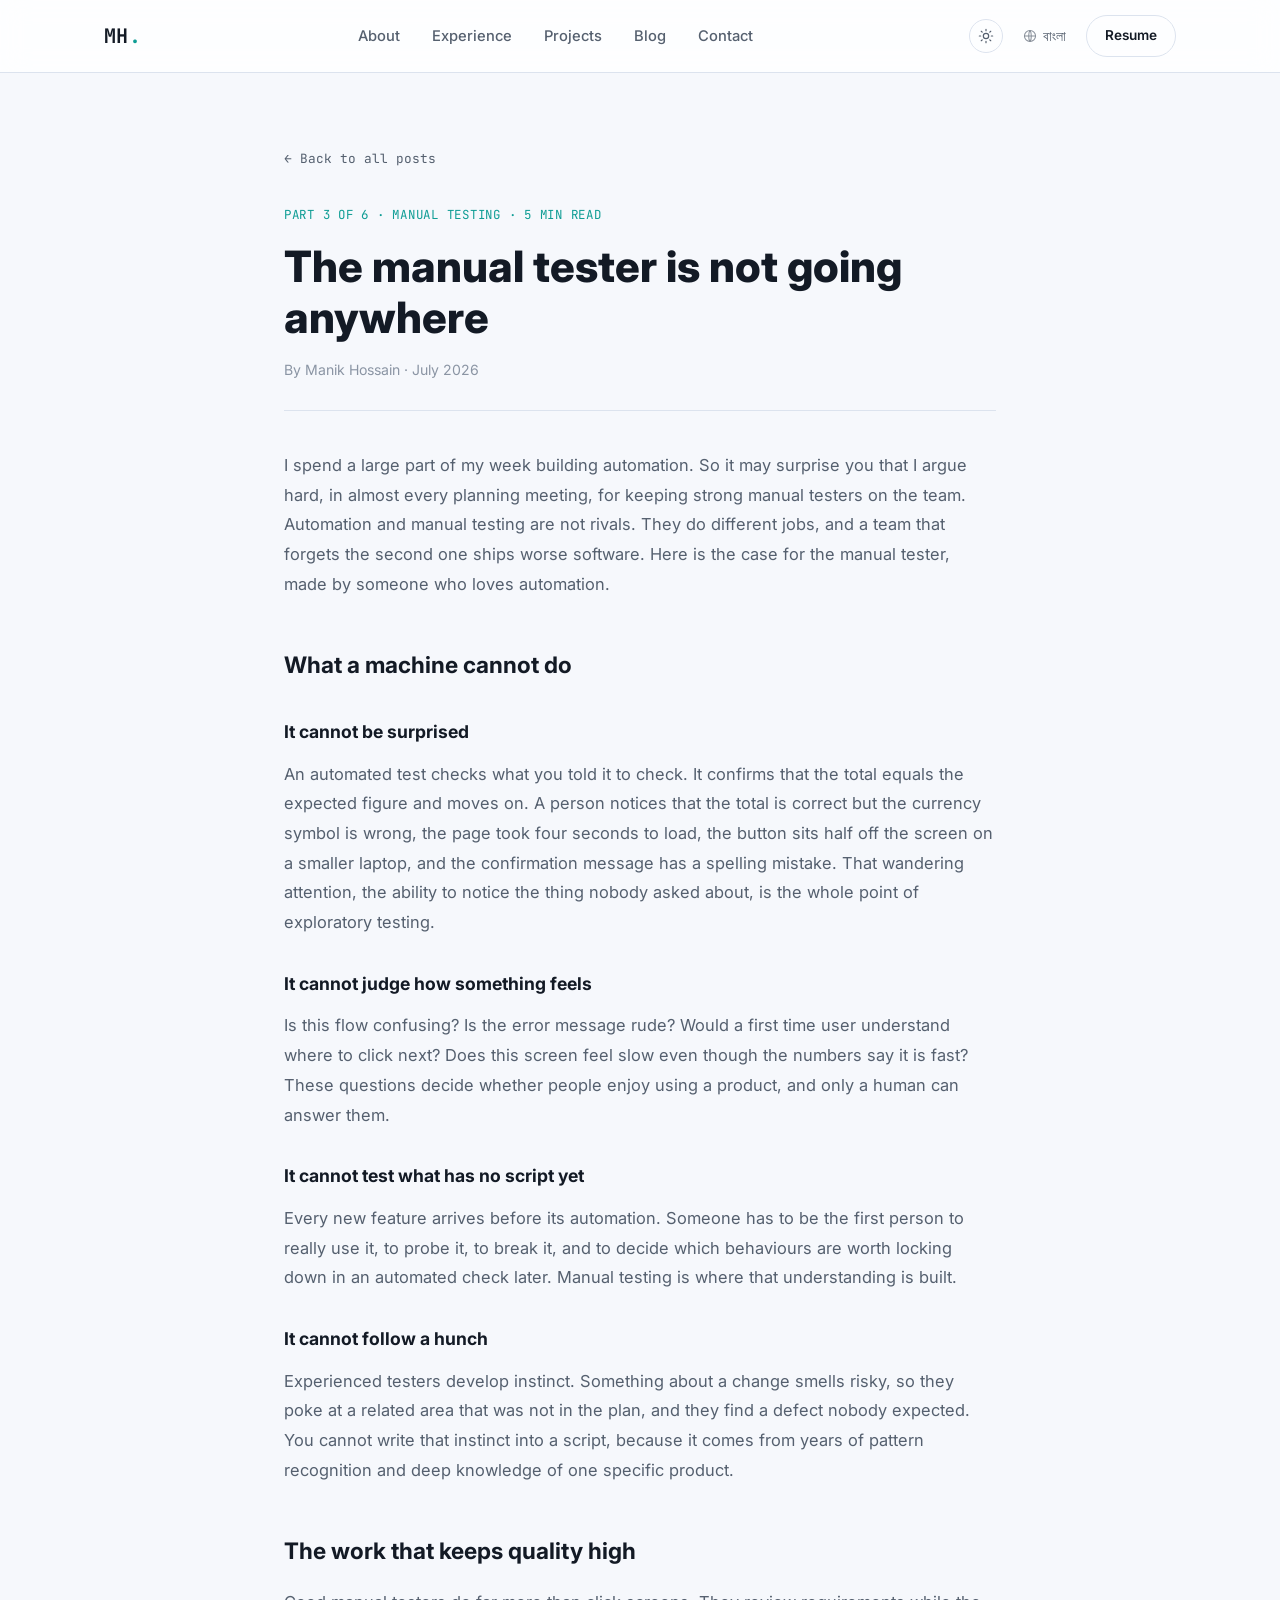
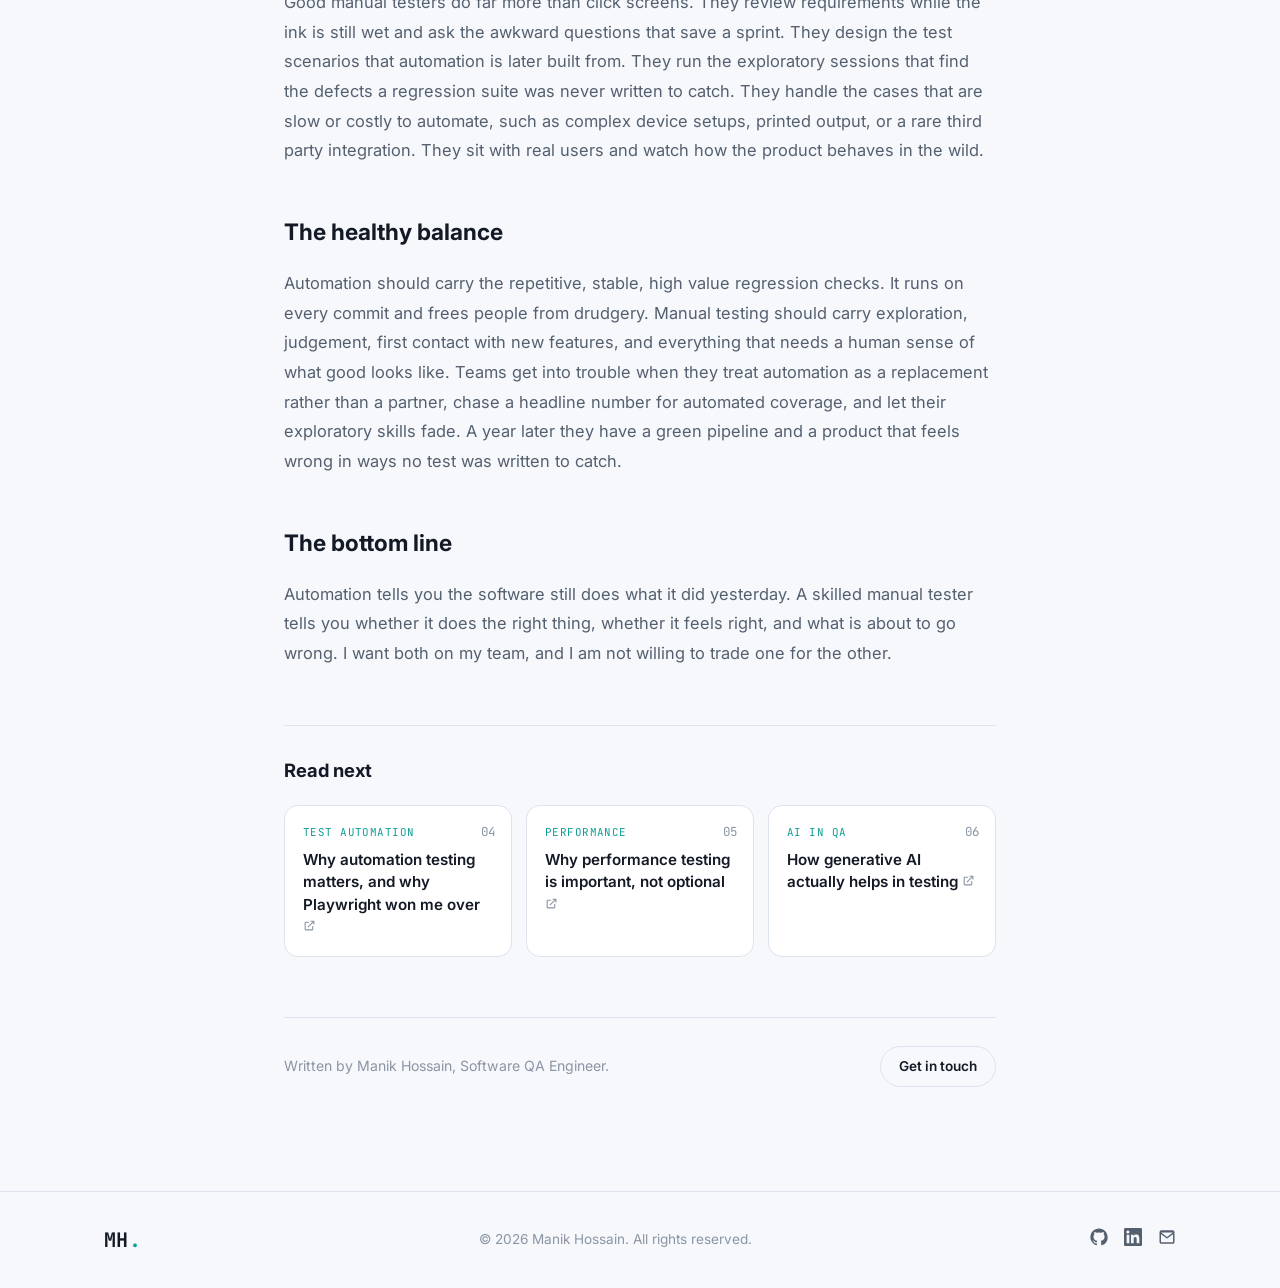
<file: blog/the-manual-tester.html>
<!DOCTYPE html>
<html lang="en">
<head>
<meta charset="UTF-8">
<meta name="viewport" content="width=device-width, initial-scale=1.0">
<script>(function(){try{var t=localStorage.getItem('pf-theme');if(t!=='light'&&t!=='dark'){t=window.matchMedia('(prefers-color-scheme: light)').matches?'light':'dark';}document.documentElement.setAttribute('data-theme',t);}catch(e){document.documentElement.setAttribute('data-theme','dark');}})();</script>
<title>The Manual Tester Is Not Going Anywhere | Manik Hossain</title>
<meta name="description" content="Automation keeps growing, yet the exploratory tester matters more than ever. The case for keeping strong manual testers on the team.">
<link rel="icon" href="data:image/svg+xml,%3Csvg xmlns='http://www.w3.org/2000/svg' viewBox='0 0 100 100'%3E%3Crect width='100' height='100' rx='20' fill='%230a0e14'/%3E%3Ctext x='50' y='68' font-size='52' font-family='Arial, sans-serif' font-weight='700' fill='%2338e0d8' text-anchor='middle'%3EMH%3C/text%3E%3C/svg%3E">
<link rel="preconnect" href="https://fonts.googleapis.com">
<link rel="preconnect" href="https://fonts.gstatic.com" crossorigin>
<link href="https://fonts.googleapis.com/css2?family=Inter:wght@400;500;600;700;800&family=JetBrains+Mono:wght@400;500&family=Noto+Sans+Bengali:wght@400;500;600;700;800&display=swap" rel="stylesheet">
<link rel="stylesheet" href="../css/style.css?v=4">
</head>
<body>

<div class="progress-bar" id="progressBar"></div>

<header class="site-header" id="siteHeader">
  <div class="container header-inner">
    <a href="../index.html#top" class="logo">MH<span class="logo-dot">.</span></a>
    <nav class="nav-desktop" aria-label="Primary">
      <ul>
        <li><a href="../index.html#about" class="nav-link" data-bn="পরিচিতি">About</a></li>
        <li><a href="../index.html#experience" class="nav-link" data-bn="অভিজ্ঞতা">Experience</a></li>
        <li><a href="../index.html#projects" class="nav-link" data-bn="প্রজেক্ট">Projects</a></li>
        <li><a href="../index.html#blog" class="nav-link" data-bn="ব্লগ">Blog</a></li>
        <li><a href="../index.html#contact" class="nav-link" data-bn="যোগাযোগ">Contact</a></li>
      </ul>
    </nav>
    <div class="header-actions">
      <button type="button" class="theme-toggle" aria-label="Switch theme">
        <svg class="icon-moon" viewBox="0 0 24 24" width="16" height="16" fill="none" stroke="currentColor" stroke-width="1.8" stroke-linecap="round" stroke-linejoin="round" aria-hidden="true"><path d="M21 12.8A9 9 0 1 1 11.2 3a7 7 0 0 0 9.8 9.8z"/></svg>
        <svg class="icon-sun" viewBox="0 0 24 24" width="16" height="16" fill="none" stroke="currentColor" stroke-width="1.8" stroke-linecap="round" stroke-linejoin="round" aria-hidden="true"><circle cx="12" cy="12" r="4"/><path d="M12 2v2M12 20v2M4.9 4.9l1.4 1.4M17.7 17.7l1.4 1.4M2 12h2M20 12h2M4.9 19.1l1.4-1.4M17.7 6.3l1.4-1.4"/></svg>
      </button>
      <button type="button" class="lang-toggle" aria-label="Switch language">
        <svg viewBox="0 0 24 24" width="14" height="14" fill="none" stroke="currentColor" stroke-width="1.8" aria-hidden="true"><circle cx="12" cy="12" r="9.5"/><path d="M2.5 12h19M12 2.5c3 3.2 3 15.8 0 19M12 2.5c-3 3.2-3 15.8 0 19" stroke-linecap="round"/></svg>
        <span data-lang-label>বাংলা</span>
      </button>
      <a href="../assets/Resume-Manik-Hossain.pdf" class="btn btn-outline btn-small header-cta" download data-bn="রেজিউমে">Resume</a>
    </div>
  </div>
</header>

<main id="top">
  <article class="post-wrap">
    <a href="../index.html#blog" class="post-back" data-bn="&larr; সব লেখায় ফিরে যান">&larr; Back to all posts</a>
    <p class="post-eyebrow" data-bn="পর্ব ৩ / ৬ &middot; ম্যানুয়াল টেস্টিং &middot; ৫ মিনিট পড়া">Part 3 of 6 &middot; Manual Testing &middot; 5 min read</p>
    <h1 class="post-title" data-bn="ম্যানুয়াল টেস্টারের প্রয়োজন ফুরিয়ে যায়নি">The manual tester is not going anywhere</h1>
    <p class="post-byline" data-bn="লিখেছেন মানিক হোসেন &middot; জুলাই ২০২৬">By Manik Hossain &middot; July 2026</p>

    <div class="post-body">
      <p data-bn="আমার সপ্তাহের বড় একটা অংশ কাটে অটোমেশন তৈরিতে। তাই শুনে অবাক হতে পারেন যে প্রায় প্রতিটি প্ল্যানিং মিটিংয়ে আমি জোর দিয়ে বলি, টিমে শক্তিশালী ম্যানুয়াল টেস্টার রাখতেই হবে। অটোমেশন আর ম্যানুয়াল টেস্টিং প্রতিদ্বন্দ্বী নয়। এদের কাজ আলাদা, আর যে টিম দ্বিতীয়টি ভুলে যায় তারা খারাপ সফটওয়্যার রিলিজ করে। অটোমেশন ভালোবাসেন এমন একজনের কাছ থেকেই ম্যানুয়াল টেস্টারের পক্ষে যুক্তিটা শুনুন।">I spend a large part of my week building automation. So it may surprise you that I argue hard, in almost every planning meeting, for keeping strong manual testers on the team. Automation and manual testing are not rivals. They do different jobs, and a team that forgets the second one ships worse software. Here is the case for the manual tester, made by someone who loves automation.</p>

      <h2 data-bn="যন্ত্র যা পারে না">What a machine cannot do</h2>
      <h3 data-bn="এটি চমকে উঠতে পারে না">It cannot be surprised</h3>
      <p data-bn="একটি অটোমেটেড টেস্ট আপনি যা বলে দিয়েছেন কেবল তা-ই যাচাই করে। এটি নিশ্চিত করে যে মোট অঙ্কটা প্রত্যাশিত সংখ্যার সমান, তারপর এগিয়ে যায়। একজন মানুষ খেয়াল করেন যে মোট অঙ্কটা ঠিক আছে কিন্তু মুদ্রার চিহ্নটা ভুল, পেজটা লোড হতে চার সেকেন্ড নিয়েছে, ছোট ল্যাপটপে বোতামটা স্ক্রিনের অর্ধেক বাইরে চলে গেছে, আর কনফার্মেশন বার্তায় বানান ভুল আছে। এই এদিক-ওদিক ঘুরে বেড়ানো মনোযোগ, কেউ যা নিয়ে জিজ্ঞেস করেনি সেটা খেয়াল করার ক্ষমতা, এটাই এক্সপ্লোরেটরি টেস্টিংয়ের পুরো উদ্দেশ্য।">An automated test checks what you told it to check. It confirms that the total equals the expected figure and moves on. A person notices that the total is correct but the currency symbol is wrong, the page took four seconds to load, the button sits half off the screen on a smaller laptop, and the confirmation message has a spelling mistake. That wandering attention, the ability to notice the thing nobody asked about, is the whole point of exploratory testing.</p>

      <h3 data-bn="কোনো কিছু কেমন লাগে তা এটি বিচার করতে পারে না">It cannot judge how something feels</h3>
      <p data-bn="এই ফ্লোটা কি বিভ্রান্তিকর? এরর বার্তাটা কি রূঢ়? একদম নতুন একজন ইউজার কি বুঝবেন এরপর কোথায় ক্লিক করতে হবে? সংখ্যা বলছে দ্রুত, তবু এই স্ক্রিনটা কি ধীর মনে হয়? এই প্রশ্নগুলোই ঠিক করে দেয় মানুষ একটি প্রোডাক্ট ব্যবহার করে আরাম পায় কিনা, আর এর উত্তর শুধু একজন মানুষই দিতে পারেন।">Is this flow confusing? Is the error message rude? Would a first time user understand where to click next? Does this screen feel slow even though the numbers say it is fast? These questions decide whether people enjoy using a product, and only a human can answer them.</p>

      <h3 data-bn="যার কোনো স্ক্রিপ্ট এখনও নেই তা এটি টেস্ট করতে পারে না">It cannot test what has no script yet</h3>
      <p data-bn="প্রতিটি নতুন ফিচার তার অটোমেশনের আগেই আসে। কাউকে প্রথম মানুষ হতে হয় যিনি সত্যিকারভাবে সেটি ব্যবহার করেন, খোঁচান, ভাঙেন, আর ঠিক করেন পরে কোন আচরণগুলো একটি অটোমেটেড চেকে বেঁধে রাখা দরকার। ম্যানুয়াল টেস্টিং সেই জায়গা যেখানে ওই বোঝাপড়াটা গড়ে ওঠে।">Every new feature arrives before its automation. Someone has to be the first person to really use it, to probe it, to break it, and to decide which behaviours are worth locking down in an automated check later. Manual testing is where that understanding is built.</p>

      <h3 data-bn="এটি একটি সন্দেহের পিছু নিতে পারে না">It cannot follow a hunch</h3>
      <p data-bn="অভিজ্ঞ টেস্টারদের একটি সহজাত বোধ তৈরি হয়। একটি পরিবর্তনের কোনো কিছু ঝুঁকিপূর্ণ মনে হয়, তাই তাঁরা পরিকল্পনায় না থাকা একটি সংশ্লিষ্ট জায়গায় খোঁচা দেন, আর এমন একটি ত্রুটি পান যা কেউ আশা করেনি। ওই সহজাত বোধটা স্ক্রিপ্টে লিখে রাখা যায় না, কারণ তা আসে বছরের পর বছরের প্যাটার্ন চেনা আর একটি নির্দিষ্ট প্রোডাক্টের গভীর জ্ঞান থেকে।">Experienced testers develop instinct. Something about a change smells risky, so they poke at a related area that was not in the plan, and they find a defect nobody expected. You cannot write that instinct into a script, because it comes from years of pattern recognition and deep knowledge of one specific product.</p>

      <h2 data-bn="যে কাজ কোয়ালিটি উঁচুতে ধরে রাখে">The work that keeps quality high</h2>
      <p data-bn="ভালো ম্যানুয়াল টেস্টাররা স্ক্রিনে ক্লিক করার চেয়ে অনেক বেশি কিছু করেন। কালি শুকানোর আগেই তাঁরা রিকোয়ারমেন্ট পর্যালোচনা করেন আর সেইসব অস্বস্তিকর প্রশ্ন করেন যা একটি স্প্রিন্ট বাঁচায়। তাঁরা সেই টেস্ট পরিস্থিতিগুলো ডিজাইন করেন যেগুলোর উপর পরে অটোমেশন গড়ে ওঠে। তাঁরা সেই এক্সপ্লোরেটরি সেশনগুলো চালান যেগুলো এমন ত্রুটি খুঁজে পায় যা ধরার জন্য কোনো রিগ্রেশন সুইট কখনো লেখাই হয়নি। তাঁরা সেইসব ক্ষেত্র সামলান যেগুলো অটোমেট করা ধীর বা ব্যয়বহুল, যেমন জটিল ডিভাইস সেটআপ, ছাপানো আউটপুট, বা একটি বিরল থার্ড পার্টি ইন্টিগ্রেশন। তাঁরা আসল ইউজারদের পাশে বসেন আর দেখেন বাস্তবে প্রোডাক্টটি কেমন আচরণ করে।">Good manual testers do far more than click screens. They review requirements while the ink is still wet and ask the awkward questions that save a sprint. They design the test scenarios that automation is later built from. They run the exploratory sessions that find the defects a regression suite was never written to catch. They handle the cases that are slow or costly to automate, such as complex device setups, printed output, or a rare third party integration. They sit with real users and watch how the product behaves in the wild.</p>

      <h2 data-bn="সুস্থ ভারসাম্য">The healthy balance</h2>
      <p data-bn="অটোমেশনের বহন করা উচিত পুনরাবৃত্ত, স্থিতিশীল, উচ্চ মূল্যের রিগ্রেশন চেকগুলো। এটি প্রতিটি কমিটে চলে আর মানুষকে একঘেয়ে কাজ থেকে মুক্তি দেয়। ম্যানুয়াল টেস্টিংয়ের বহন করা উচিত অনুসন্ধান, বিচারবুদ্ধি, নতুন ফিচারের সঙ্গে প্রথম সাক্ষাৎ, আর যা কিছুর জন্য ভালো মানে কী তা নিয়ে মানুষের বোধ দরকার। টিম বিপদে পড়ে যখন তারা অটোমেশনকে অংশীদার না ভেবে বিকল্প ভাবে, অটোমেটেড কভারেজের একটি চটকদার সংখ্যার পিছনে ছোটে, আর তাদের এক্সপ্লোরেটরি দক্ষতা মিইয়ে যেতে দেয়। এক বছর পর তাদের হাতে থাকে একটি সবুজ পাইপলাইন আর এমন একটি প্রোডাক্ট যা এমনভাবে ভুল মনে হয় যা ধরার জন্য কোনো টেস্ট লেখাই হয়নি।">Automation should carry the repetitive, stable, high value regression checks. It runs on every commit and frees people from drudgery. Manual testing should carry exploration, judgement, first contact with new features, and everything that needs a human sense of what good looks like. Teams get into trouble when they treat automation as a replacement rather than a partner, chase a headline number for automated coverage, and let their exploratory skills fade. A year later they have a green pipeline and a product that feels wrong in ways no test was written to catch.</p>

      <h2 data-bn="সারকথা">The bottom line</h2>
      <p data-bn="অটোমেশন আপনাকে জানায় সফটওয়্যারটি এখনও গতকালের কাজটাই করে। একজন দক্ষ ম্যানুয়াল টেস্টার আপনাকে জানান এটি সঠিক কাজটা করে কিনা, এটি ঠিক মনে হয় কিনা, আর কী ভুল হতে চলেছে। আমি আমার টিমে দুটোই চাই, আর একটির বিনিময়ে অন্যটি ছাড়তে আমি রাজি নই।">Automation tells you the software still does what it did yesterday. A skilled manual tester tells you whether it does the right thing, whether it feels right, and what is about to go wrong. I want both on my team, and I am not willing to trade one for the other.</p>
    </div>

    <div id="relatedPosts" data-current="03"></div>

    <div class="post-footer">
      <p data-bn="লিখেছেন মানিক হোসেন, সফটওয়্যার QA ইঞ্জিনিয়ার।">Written by Manik Hossain, Software QA Engineer.</p>
      <a href="../index.html#contact" class="btn btn-outline btn-small" data-bn="যোগাযোগ করুন">Get in touch</a>
    </div>
  </article>
</main>

<footer class="site-footer">
  <div class="container footer-inner">
    <a href="../index.html#top" class="logo">MH<span class="logo-dot">.</span></a>
    <p class="footer-copy">&copy; <span id="year"></span> Manik Hossain. <span data-bn="সর্বস্বত্ব সংরক্ষিত।">All rights reserved.</span></p>
    <div class="footer-socials">
      <a href="https://github.com/ManikHossain27" target="_blank" rel="noopener noreferrer" aria-label="GitHub profile">
        <svg viewBox="0 0 24 24" width="18" height="18" fill="currentColor"><path d="M12 .5C5.73.5.5 5.73.5 12c0 5.1 3.29 9.42 7.86 10.96.57.1.79-.25.79-.55 0-.27-.01-1.16-.02-2.11-3.2.7-3.88-1.36-3.88-1.36-.52-1.34-1.28-1.69-1.28-1.69-1.04-.72.08-.71.08-.71 1.16.08 1.77 1.19 1.77 1.19 1.03 1.77 2.7 1.26 3.36.96.1-.75.4-1.26.73-1.55-2.55-.29-5.24-1.28-5.24-5.7 0-1.26.45-2.29 1.19-3.1-.12-.29-.52-1.47.11-3.06 0 0 .97-.31 3.18 1.18a11 11 0 0 1 5.79 0c2.21-1.49 3.18-1.18 3.18-1.18.63 1.59.23 2.77.11 3.06.74.81 1.19 1.84 1.19 3.1 0 4.43-2.69 5.41-5.25 5.69.42.36.78 1.08.78 2.18 0 1.57-.01 2.84-.01 3.23 0 .3.21.66.8.55A10.52 10.52 0 0 0 23.5 12C23.5 5.73 18.27.5 12 .5z"/></svg>
      </a>
      <a href="https://www.linkedin.com/in/manik27" target="_blank" rel="noopener noreferrer" aria-label="LinkedIn profile">
        <svg viewBox="0 0 24 24" width="18" height="18" fill="currentColor"><path d="M20.45 20.45h-3.56v-5.57c0-1.33-.02-3.04-1.85-3.04-1.85 0-2.14 1.45-2.14 2.94v5.67H9.34V9h3.42v1.56h.05c.48-.9 1.64-1.85 3.37-1.85 3.6 0 4.27 2.37 4.27 5.45v6.29zM5.34 7.43a2.07 2.07 0 1 1 0-4.13 2.07 2.07 0 0 1 0 4.13zM7.12 20.45H3.56V9h3.56v11.45zM22.22 0H1.77C.8 0 0 .78 0 1.75v20.5C0 23.22.8 24 1.77 24h20.45c.98 0 1.78-.78 1.78-1.75V1.75C24 .78 23.2 0 22.22 0z"/></svg>
      </a>
      <a href="mailto:manik.hossain2706@gmail.com" aria-label="Send email">
        <svg viewBox="0 0 24 24" width="18" height="18" fill="currentColor"><path d="M2 5.5A2.5 2.5 0 0 1 4.5 3h15A2.5 2.5 0 0 1 22 5.5v13a2.5 2.5 0 0 1-2.5 2.5h-15A2.5 2.5 0 0 1 2 18.5v-13zm2.2.5 7.8 5.86L19.8 6H4.2zM20 8.24l-7.4 5.56a1 1 0 0 1-1.2 0L4 8.24V18.5c0 .28.22.5.5.5h15a.5.5 0 0 0 .5-.5V8.24z"/></svg>
      </a>
    </div>
  </div>
</footer>

<script src="../js/posts.js"></script>
<script src="../js/related.js"></script>
<script src="../js/script.js?v=3"></script>
<script src="../js/theme.js?v=1"></script>
<script src="../js/resume.js?v=1"></script>
<script src="../js/i18n.js?v=2"></script>
</body>
</html>
</file>
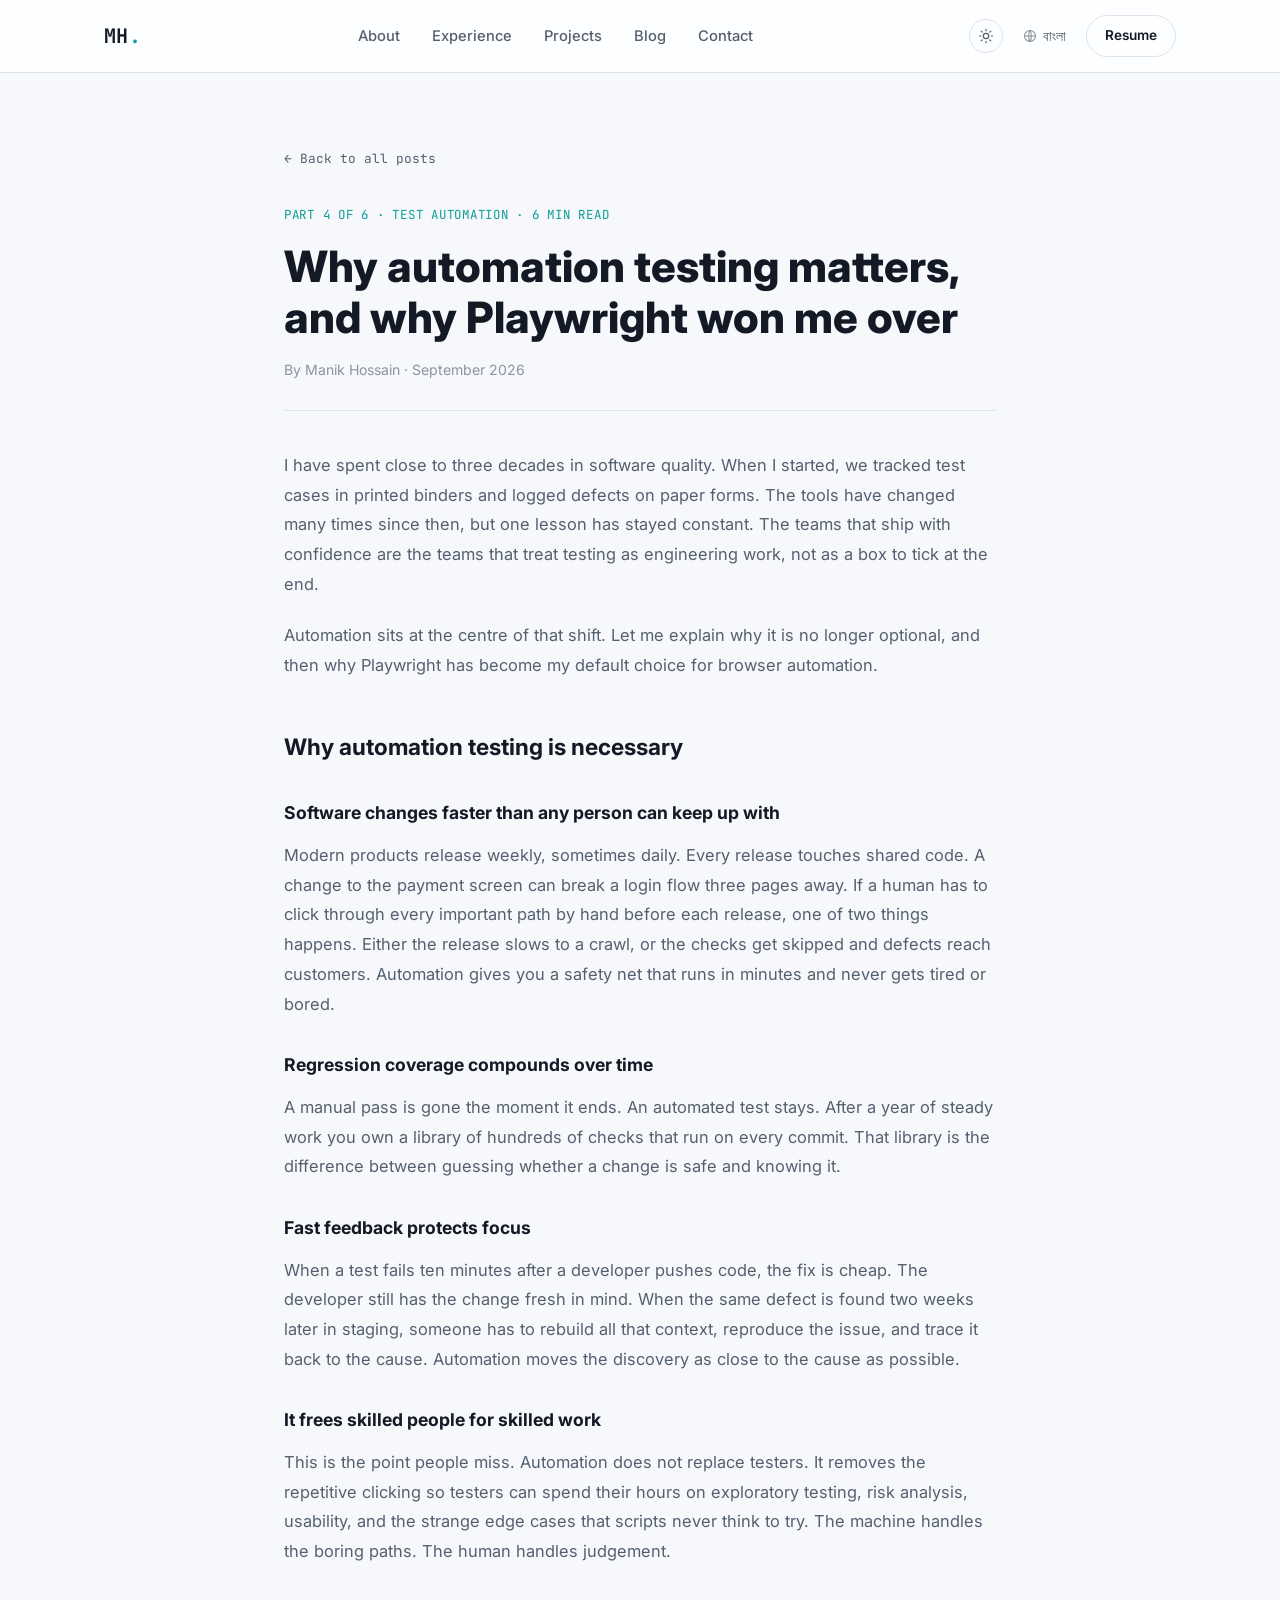
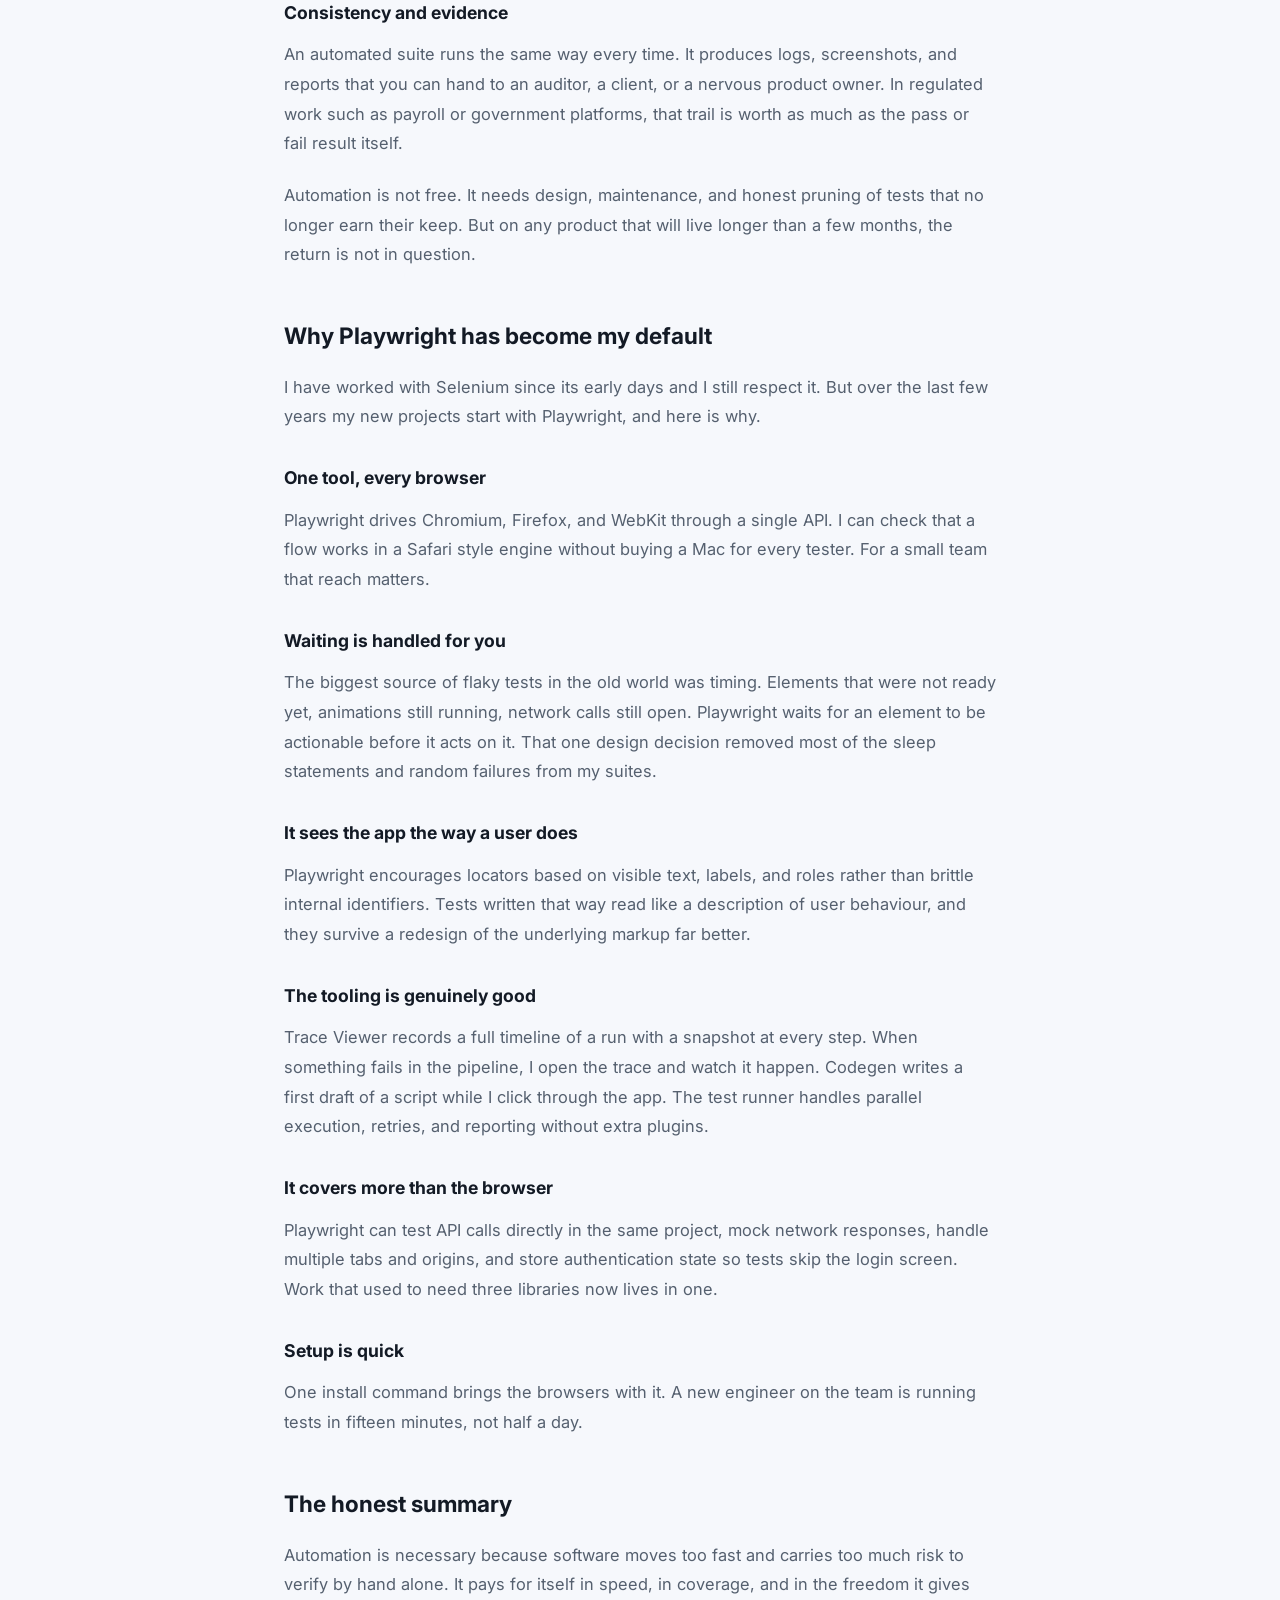
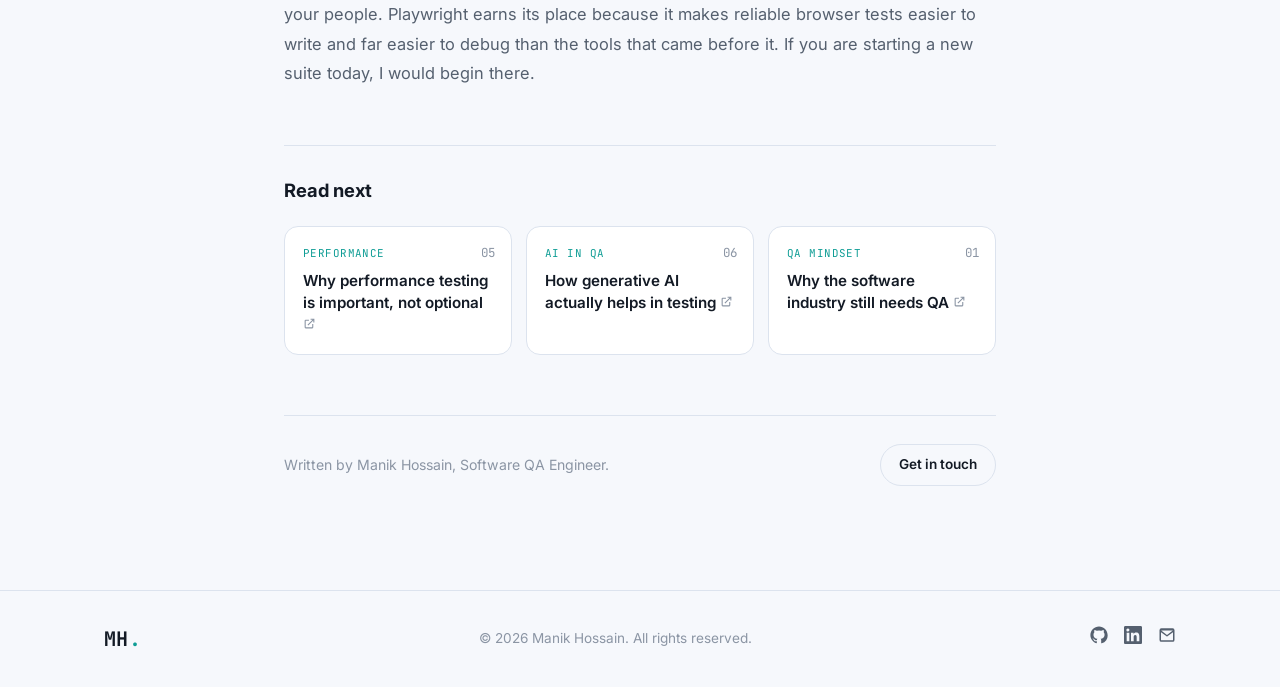
<file: blog/why-automation-and-playwright.html>
<!DOCTYPE html>
<html lang="en">
<head>
<meta charset="UTF-8">
<meta name="viewport" content="width=device-width, initial-scale=1.0">
<script>(function(){try{var t=localStorage.getItem('pf-theme');if(t!=='light'&&t!=='dark'){t=window.matchMedia('(prefers-color-scheme: light)').matches?'light':'dark';}document.documentElement.setAttribute('data-theme',t);}catch(e){document.documentElement.setAttribute('data-theme','dark');}})();</script>
<title>Why Automation Testing Matters, and Why Playwright Won Me Over | Manik Hossain</title>
<meta name="description" content="Software ships too fast to verify by hand alone. A look at why automated regression is now essential, and why Playwright has become my default tool for browser testing.">
<link rel="icon" href="data:image/svg+xml,%3Csvg xmlns='http://www.w3.org/2000/svg' viewBox='0 0 100 100'%3E%3Crect width='100' height='100' rx='20' fill='%230a0e14'/%3E%3Ctext x='50' y='68' font-size='52' font-family='Arial, sans-serif' font-weight='700' fill='%2338e0d8' text-anchor='middle'%3EMH%3C/text%3E%3C/svg%3E">
<link rel="preconnect" href="https://fonts.googleapis.com">
<link rel="preconnect" href="https://fonts.gstatic.com" crossorigin>
<link href="https://fonts.googleapis.com/css2?family=Inter:wght@400;500;600;700;800&family=JetBrains+Mono:wght@400;500&family=Noto+Sans+Bengali:wght@400;500;600;700;800&display=swap" rel="stylesheet">
<link rel="stylesheet" href="../css/style.css?v=4">
</head>
<body>

<div class="progress-bar" id="progressBar"></div>

<header class="site-header" id="siteHeader">
  <div class="container header-inner">
    <a href="../index.html#top" class="logo">MH<span class="logo-dot">.</span></a>
    <nav class="nav-desktop" aria-label="Primary">
      <ul>
        <li><a href="../index.html#about" class="nav-link" data-bn="পরিচিতি">About</a></li>
        <li><a href="../index.html#experience" class="nav-link" data-bn="অভিজ্ঞতা">Experience</a></li>
        <li><a href="../index.html#projects" class="nav-link" data-bn="প্রজেক্ট">Projects</a></li>
        <li><a href="../index.html#blog" class="nav-link" data-bn="ব্লগ">Blog</a></li>
        <li><a href="../index.html#contact" class="nav-link" data-bn="যোগাযোগ">Contact</a></li>
      </ul>
    </nav>
    <div class="header-actions">
      <button type="button" class="theme-toggle" aria-label="Switch theme">
        <svg class="icon-moon" viewBox="0 0 24 24" width="16" height="16" fill="none" stroke="currentColor" stroke-width="1.8" stroke-linecap="round" stroke-linejoin="round" aria-hidden="true"><path d="M21 12.8A9 9 0 1 1 11.2 3a7 7 0 0 0 9.8 9.8z"/></svg>
        <svg class="icon-sun" viewBox="0 0 24 24" width="16" height="16" fill="none" stroke="currentColor" stroke-width="1.8" stroke-linecap="round" stroke-linejoin="round" aria-hidden="true"><circle cx="12" cy="12" r="4"/><path d="M12 2v2M12 20v2M4.9 4.9l1.4 1.4M17.7 17.7l1.4 1.4M2 12h2M20 12h2M4.9 19.1l1.4-1.4M17.7 6.3l1.4-1.4"/></svg>
      </button>
      <button type="button" class="lang-toggle" aria-label="Switch language">
        <svg viewBox="0 0 24 24" width="14" height="14" fill="none" stroke="currentColor" stroke-width="1.8" aria-hidden="true"><circle cx="12" cy="12" r="9.5"/><path d="M2.5 12h19M12 2.5c3 3.2 3 15.8 0 19M12 2.5c-3 3.2-3 15.8 0 19" stroke-linecap="round"/></svg>
        <span data-lang-label>বাংলা</span>
      </button>
      <a href="../assets/Resume-Manik-Hossain.pdf" class="btn btn-outline btn-small header-cta" download data-bn="রেজিউমে">Resume</a>
    </div>
  </div>
</header>

<main id="top">
  <article class="post-wrap">
    <a href="../index.html#blog" class="post-back" data-bn="&larr; সব লেখায় ফিরে যান">&larr; Back to all posts</a>
    <p class="post-eyebrow" data-bn="পর্ব ৪ / ৬ &middot; টেস্ট অটোমেশন &middot; ৬ মিনিট পড়া">Part 4 of 6 &middot; Test Automation &middot; 6 min read</p>
    <h1 class="post-title" data-bn="কেন অটোমেশন টেস্টিং জরুরি, আর কেন Playwright আমার প্রথম পছন্দ">Why automation testing matters, and why Playwright won me over</h1>
    <p class="post-byline" data-bn="লিখেছেন মানিক হোসেন &middot; সেপ্টেম্বর ২০২৬">By Manik Hossain &middot; September 2026</p>

    <div class="post-body">
      <p data-bn="সফটওয়্যার কোয়ালিটিতে আমার প্রায় তিন দশক কেটেছে। যখন শুরু করি, তখন আমরা ছাপানো বাইন্ডারে টেস্ট কেস রাখতাম আর কাগজের ফর্মে ত্রুটি লিখতাম। এরপর টুল বহুবার বদলেছে, কিন্তু একটি শিক্ষা অটল থেকেছে। যেসব টিম আত্মবিশ্বাসের সঙ্গে রিলিজ দেয়, তারা টেস্টিংকে ইঞ্জিনিয়ারিংয়ের কাজ হিসেবে দেখে, শেষে টিক দেওয়ার একটি ঘর হিসেবে নয়।">I have spent close to three decades in software quality. When I started, we tracked test cases in printed binders and logged defects on paper forms. The tools have changed many times since then, but one lesson has stayed constant. The teams that ship with confidence are the teams that treat testing as engineering work, not as a box to tick at the end.</p>
      <p data-bn="অটোমেশন সেই পরিবর্তনের কেন্দ্রে। ব্যাখ্যা করি কেন এটি আর ঐচ্ছিক নয়, আর তারপর কেন ব্রাউজার অটোমেশনের জন্য Playwright আমার ডিফল্ট পছন্দ হয়ে উঠেছে।">Automation sits at the centre of that shift. Let me explain why it is no longer optional, and then why Playwright has become my default choice for browser automation.</p>

      <h2 data-bn="কেন অটোমেশন টেস্টিং প্রয়োজন">Why automation testing is necessary</h2>
      <h3 data-bn="সফটওয়্যার যেকোনো মানুষের সামলানোর চেয়ে দ্রুত বদলায়">Software changes faster than any person can keep up with</h3>
      <p data-bn="আধুনিক প্রোডাক্ট সাপ্তাহিক, কখনো দৈনিক রিলিজ দেয়। প্রতিটি রিলিজ ভাগ করা কোডে হাত দেয়। পেমেন্ট স্ক্রিনের একটি পরিবর্তন তিন পেজ দূরের একটি লগইন ফ্লো ভেঙে দিতে পারে। প্রতিটি রিলিজের আগে যদি একজন মানুষকে হাতে করে প্রতিটি গুরুত্বপূর্ণ পথ ক্লিক করে যেতে হয়, দুটোর একটি ঘটে। হয় রিলিজ কচ্ছপের গতিতে নামে, নয়তো চেকগুলো বাদ পড়ে আর ত্রুটি কাস্টমারের কাছে পৌঁছে যায়। অটোমেশন আপনাকে এমন একটি নিরাপত্তা জাল দেয় যা কয়েক মিনিটে চলে আর কখনো ক্লান্ত বা বিরক্ত হয় না।">Modern products release weekly, sometimes daily. Every release touches shared code. A change to the payment screen can break a login flow three pages away. If a human has to click through every important path by hand before each release, one of two things happens. Either the release slows to a crawl, or the checks get skipped and defects reach customers. Automation gives you a safety net that runs in minutes and never gets tired or bored.</p>
      <h3 data-bn="রিগ্রেশন কভারেজ সময়ের সঙ্গে জমতে থাকে">Regression coverage compounds over time</h3>
      <p data-bn="একটি ম্যানুয়াল পাস শেষ হওয়ার মুহূর্তেই মিলিয়ে যায়। একটি অটোমেটেড টেস্ট থেকে যায়। এক বছর ধারাবাহিক কাজের পর আপনার হাতে শত শত চেকের একটি লাইব্রেরি থাকে যা প্রতিটি কমিটে চলে। একটি পরিবর্তন নিরাপদ কিনা তা আন্দাজ করা আর জানার মধ্যে পার্থক্যটাই ওই লাইব্রেরি।">A manual pass is gone the moment it ends. An automated test stays. After a year of steady work you own a library of hundreds of checks that run on every commit. That library is the difference between guessing whether a change is safe and knowing it.</p>
      <h3 data-bn="দ্রুত ফিডব্যাক মনোযোগ রক্ষা করে">Fast feedback protects focus</h3>
      <p data-bn="একজন ডেভেলপার কোড পুশ করার দশ মিনিট পর যদি একটি টেস্ট ব্যর্থ হয়, ফিক্সটা সস্তা। পরিবর্তনটা তখনও ডেভেলপারের মাথায় তাজা। একই ত্রুটি যদি দুই সপ্তাহ পর স্টেজিংয়ে ধরা পড়ে, তখন কাউকে ওই পুরো প্রেক্ষাপট আবার গড়ে তুলতে হয়, সমস্যাটা পুনরুৎপাদন করতে হয়, আর তা মূল কারণ পর্যন্ত পিছিয়ে খুঁজতে হয়। অটোমেশন এই আবিষ্কারকে কারণের যতটা সম্ভব কাছে নিয়ে আসে।">When a test fails ten minutes after a developer pushes code, the fix is cheap. The developer still has the change fresh in mind. When the same defect is found two weeks later in staging, someone has to rebuild all that context, reproduce the issue, and trace it back to the cause. Automation moves the discovery as close to the cause as possible.</p>
      <h3 data-bn="এটি দক্ষ মানুষদের দক্ষ কাজের জন্য মুক্ত করে">It frees skilled people for skilled work</h3>
      <p data-bn="এই জায়গাটাই মানুষ এড়িয়ে যায়। অটোমেশন টেস্টারদের প্রতিস্থাপন করে না। এটি পুনরাবৃত্ত ক্লিক করা সরিয়ে দেয় যাতে টেস্টাররা তাঁদের সময় দিতে পারেন এক্সপ্লোরেটরি টেস্টিং, ঝুঁকি বিশ্লেষণ, ব্যবহারযোগ্যতা, আর সেইসব অদ্ভুত প্রান্তিক পরিস্থিতিতে যেগুলো চেষ্টা করার কথা স্ক্রিপ্টের মাথায় আসে না। যন্ত্র সামলায় একঘেয়ে পথ। মানুষ সামলায় বিচারবুদ্ধি।">This is the point people miss. Automation does not replace testers. It removes the repetitive clicking so testers can spend their hours on exploratory testing, risk analysis, usability, and the strange edge cases that scripts never think to try. The machine handles the boring paths. The human handles judgement.</p>
      <h3 data-bn="ধারাবাহিকতা আর প্রমাণ">Consistency and evidence</h3>
      <p data-bn="একটি অটোমেটেড সুইট প্রতিবার একইভাবে চলে। এটি লগ, স্ক্রিনশট আর রিপোর্ট তৈরি করে যা আপনি একজন অডিটর, একজন ক্লায়েন্ট, বা একজন উদ্বিগ্ন প্রোডাক্ট ওনারের হাতে দিতে পারেন। পে-রোল বা সরকারি প্ল্যাটফর্মের মতো নিয়ন্ত্রিত কাজে ওই নথিটুকু পাস বা ফেল ফলাফলের মতোই মূল্যবান।">An automated suite runs the same way every time. It produces logs, screenshots, and reports that you can hand to an auditor, a client, or a nervous product owner. In regulated work such as payroll or government platforms, that trail is worth as much as the pass or fail result itself.</p>
      <p data-bn="অটোমেশন বিনামূল্যে আসে না। এর ডিজাইন, রক্ষণাবেক্ষণ, আর যেসব টেস্ট আর কাজে আসে না সেগুলো সৎভাবে ছেঁটে ফেলা দরকার। কিন্তু কয়েক মাসের বেশি টিকবে এমন যেকোনো প্রোডাক্টে এর রিটার্ন নিয়ে কোনো প্রশ্ন নেই।">Automation is not free. It needs design, maintenance, and honest pruning of tests that no longer earn their keep. But on any product that will live longer than a few months, the return is not in question.</p>

      <h2 data-bn="কেন Playwright আমার ডিফল্ট হয়ে উঠেছে">Why Playwright has become my default</h2>
      <p data-bn="আমি Selenium-এর শুরুর দিন থেকে এটি নিয়ে কাজ করেছি আর এখনও এটিকে সম্মান করি। কিন্তু গত কয়েক বছরে আমার নতুন প্রজেক্ট Playwright দিয়ে শুরু হয়, আর কারণটা এই।">I have worked with Selenium since its early days and I still respect it. But over the last few years my new projects start with Playwright, and here is why.</p>
      <h3 data-bn="একটি টুল, প্রতিটি ব্রাউজার">One tool, every browser</h3>
      <p data-bn="Playwright একটি একক API-র মাধ্যমে Chromium, Firefox আর WebKit চালায়। আমি প্রতিটি টেস্টারের জন্য একটি Mac না কিনেই যাচাই করতে পারি যে একটি ফ্লো Safari ঘরানার ইঞ্জিনে কাজ করে। ছোট একটি টিমের জন্য এই নাগালটা গুরুত্বপূর্ণ।">Playwright drives Chromium, Firefox, and WebKit through a single API. I can check that a flow works in a Safari style engine without buying a Mac for every tester. For a small team that reach matters.</p>
      <h3 data-bn="অপেক্ষাটা আপনার হয়ে সামলে নেওয়া হয়">Waiting is handled for you</h3>
      <p data-bn="পুরোনো দুনিয়ায় ফ্লেকি টেস্টের সবচেয়ে বড় উৎস ছিল টাইমিং। যেসব এলিমেন্ট এখনও প্রস্তুত নয়, অ্যানিমেশন এখনও চলছে, নেটওয়ার্ক কল এখনও খোলা। Playwright একটি এলিমেন্টের উপর কাজ করার আগে সেটি কার্যকর হওয়া পর্যন্ত অপেক্ষা করে। ওই একটি ডিজাইন সিদ্ধান্ত আমার সুইট থেকে বেশিরভাগ sleep স্টেটমেন্ট আর এলোমেলো ব্যর্থতা সরিয়ে দিয়েছে।">The biggest source of flaky tests in the old world was timing. Elements that were not ready yet, animations still running, network calls still open. Playwright waits for an element to be actionable before it acts on it. That one design decision removed most of the sleep statements and random failures from my suites.</p>
      <h3 data-bn="এটি অ্যাপটিকে ইউজারের মতো করেই দেখে">It sees the app the way a user does</h3>
      <p data-bn="Playwright ভঙ্গুর অভ্যন্তরীণ আইডেন্টিফায়ারের বদলে দৃশ্যমান টেক্সট, লেবেল আর রোলের ভিত্তিতে লোকেটর ব্যবহারে উৎসাহ দেয়। সেভাবে লেখা টেস্ট ইউজারের আচরণের বর্ণনার মতো পড়া যায়, আর অন্তর্নিহিত মার্কআপের নতুন ডিজাইন হলেও এগুলো অনেক ভালোভাবে টিকে থাকে।">Playwright encourages locators based on visible text, labels, and roles rather than brittle internal identifiers. Tests written that way read like a description of user behaviour, and they survive a redesign of the underlying markup far better.</p>
      <h3 data-bn="টুলিং সত্যিই ভালো">The tooling is genuinely good</h3>
      <p data-bn="Trace Viewer প্রতিটি ধাপে একটি স্ন্যাপশটসহ একটি রানের পুরো টাইমলাইন রেকর্ড করে। পাইপলাইনে কিছু ব্যর্থ হলে আমি ট্রেসটা খুলে ঘটনাটা ঘটতে দেখি। Codegen আমি অ্যাপে ক্লিক করার সময় একটি স্ক্রিপ্টের প্রথম খসড়া লিখে দেয়। টেস্ট রানার বাড়তি প্লাগইন ছাড়াই সমান্তরাল এক্সিকিউশন, রিট্রাই আর রিপোর্টিং সামলায়।">Trace Viewer records a full timeline of a run with a snapshot at every step. When something fails in the pipeline, I open the trace and watch it happen. Codegen writes a first draft of a script while I click through the app. The test runner handles parallel execution, retries, and reporting without extra plugins.</p>
      <h3 data-bn="এটি ব্রাউজারের চেয়ে বেশি কিছু সামলায়">It covers more than the browser</h3>
      <p data-bn="Playwright একই প্রজেক্টে সরাসরি API কল টেস্ট করতে পারে, নেটওয়ার্ক রেসপন্স মক করতে পারে, একাধিক ট্যাব ও অরিজিন সামলাতে পারে, আর অথেন্টিকেশন স্টেট জমিয়ে রাখতে পারে যাতে টেস্ট লগইন স্ক্রিন এড়িয়ে যায়। যে কাজে আগে তিনটি লাইব্রেরি লাগত তা এখন একটিতেই থাকে।">Playwright can test API calls directly in the same project, mock network responses, handle multiple tabs and origins, and store authentication state so tests skip the login screen. Work that used to need three libraries now lives in one.</p>
      <h3 data-bn="সেটআপ দ্রুত">Setup is quick</h3>
      <p data-bn="একটি ইনস্টল কমান্ড ব্রাউজারগুলো সঙ্গে নিয়ে আসে। টিমের একজন নতুন ইঞ্জিনিয়ার আধা দিন নয়, পনেরো মিনিটে টেস্ট চালাতে শুরু করেন।">One install command brings the browsers with it. A new engineer on the team is running tests in fifteen minutes, not half a day.</p>

      <h2 data-bn="সৎ সারসংক্ষেপ">The honest summary</h2>
      <p data-bn="অটোমেশন প্রয়োজন কারণ সফটওয়্যার এত দ্রুত এগোয় আর এত ঝুঁকি বহন করে যে শুধু হাতে যাচাই করা যায় না। এটি গতি, কভারেজ, আর আপনার মানুষদের যে স্বাধীনতা দেয় তা দিয়ে নিজের খরচ তুলে নেয়। Playwright তার জায়গা অর্জন করে কারণ এটি নির্ভরযোগ্য ব্রাউজার টেস্ট লেখা সহজ করে আর আগের টুলগুলোর চেয়ে ডিবাগ করা অনেক সহজ করে। আজ নতুন একটি সুইট শুরু করলে আমি সেখান থেকেই শুরু করতাম।">Automation is necessary because software moves too fast and carries too much risk to verify by hand alone. It pays for itself in speed, in coverage, and in the freedom it gives your people. Playwright earns its place because it makes reliable browser tests easier to write and far easier to debug than the tools that came before it. If you are starting a new suite today, I would begin there.</p>
    </div>

    <div id="relatedPosts" data-current="04"></div>

    <div class="post-footer">
      <p data-bn="লিখেছেন মানিক হোসেন, সফটওয়্যার QA ইঞ্জিনিয়ার।">Written by Manik Hossain, Software QA Engineer.</p>
      <a href="../index.html#contact" class="btn btn-outline btn-small" data-bn="যোগাযোগ করুন">Get in touch</a>
    </div>
  </article>
</main>

<footer class="site-footer">
  <div class="container footer-inner">
    <a href="../index.html#top" class="logo">MH<span class="logo-dot">.</span></a>
    <p class="footer-copy">&copy; <span id="year"></span> Manik Hossain. <span data-bn="সর্বস্বত্ব সংরক্ষিত।">All rights reserved.</span></p>
    <div class="footer-socials">
      <a href="https://github.com/ManikHossain27" target="_blank" rel="noopener noreferrer" aria-label="GitHub profile">
        <svg viewBox="0 0 24 24" width="18" height="18" fill="currentColor"><path d="M12 .5C5.73.5.5 5.73.5 12c0 5.1 3.29 9.42 7.86 10.96.57.1.79-.25.79-.55 0-.27-.01-1.16-.02-2.11-3.2.7-3.88-1.36-3.88-1.36-.52-1.34-1.28-1.69-1.28-1.69-1.04-.72.08-.71.08-.71 1.16.08 1.77 1.19 1.77 1.19 1.03 1.77 2.7 1.26 3.36.96.1-.75.4-1.26.73-1.55-2.55-.29-5.24-1.28-5.24-5.7 0-1.26.45-2.29 1.19-3.1-.12-.29-.52-1.47.11-3.06 0 0 .97-.31 3.18 1.18a11 11 0 0 1 5.79 0c2.21-1.49 3.18-1.18 3.18-1.18.63 1.59.23 2.77.11 3.06.74.81 1.19 1.84 1.19 3.1 0 4.43-2.69 5.41-5.25 5.69.42.36.78 1.08.78 2.18 0 1.57-.01 2.84-.01 3.23 0 .3.21.66.8.55A10.52 10.52 0 0 0 23.5 12C23.5 5.73 18.27.5 12 .5z"/></svg>
      </a>
      <a href="https://www.linkedin.com/in/manik27" target="_blank" rel="noopener noreferrer" aria-label="LinkedIn profile">
        <svg viewBox="0 0 24 24" width="18" height="18" fill="currentColor"><path d="M20.45 20.45h-3.56v-5.57c0-1.33-.02-3.04-1.85-3.04-1.85 0-2.14 1.45-2.14 2.94v5.67H9.34V9h3.42v1.56h.05c.48-.9 1.64-1.85 3.37-1.85 3.6 0 4.27 2.37 4.27 5.45v6.29zM5.34 7.43a2.07 2.07 0 1 1 0-4.13 2.07 2.07 0 0 1 0 4.13zM7.12 20.45H3.56V9h3.56v11.45zM22.22 0H1.77C.8 0 0 .78 0 1.75v20.5C0 23.22.8 24 1.77 24h20.45c.98 0 1.78-.78 1.78-1.75V1.75C24 .78 23.2 0 22.22 0z"/></svg>
      </a>
      <a href="mailto:manik.hossain2706@gmail.com" aria-label="Send email">
        <svg viewBox="0 0 24 24" width="18" height="18" fill="currentColor"><path d="M2 5.5A2.5 2.5 0 0 1 4.5 3h15A2.5 2.5 0 0 1 22 5.5v13a2.5 2.5 0 0 1-2.5 2.5h-15A2.5 2.5 0 0 1 2 18.5v-13zm2.2.5 7.8 5.86L19.8 6H4.2zM20 8.24l-7.4 5.56a1 1 0 0 1-1.2 0L4 8.24V18.5c0 .28.22.5.5.5h15a.5.5 0 0 0 .5-.5V8.24z"/></svg>
      </a>
    </div>
  </div>
</footer>

<script src="../js/posts.js"></script>
<script src="../js/related.js"></script>
<script src="../js/script.js?v=3"></script>
<script src="../js/theme.js?v=1"></script>
<script src="../js/resume.js?v=1"></script>
<script src="../js/i18n.js?v=2"></script>
</body>
</html>
</file>
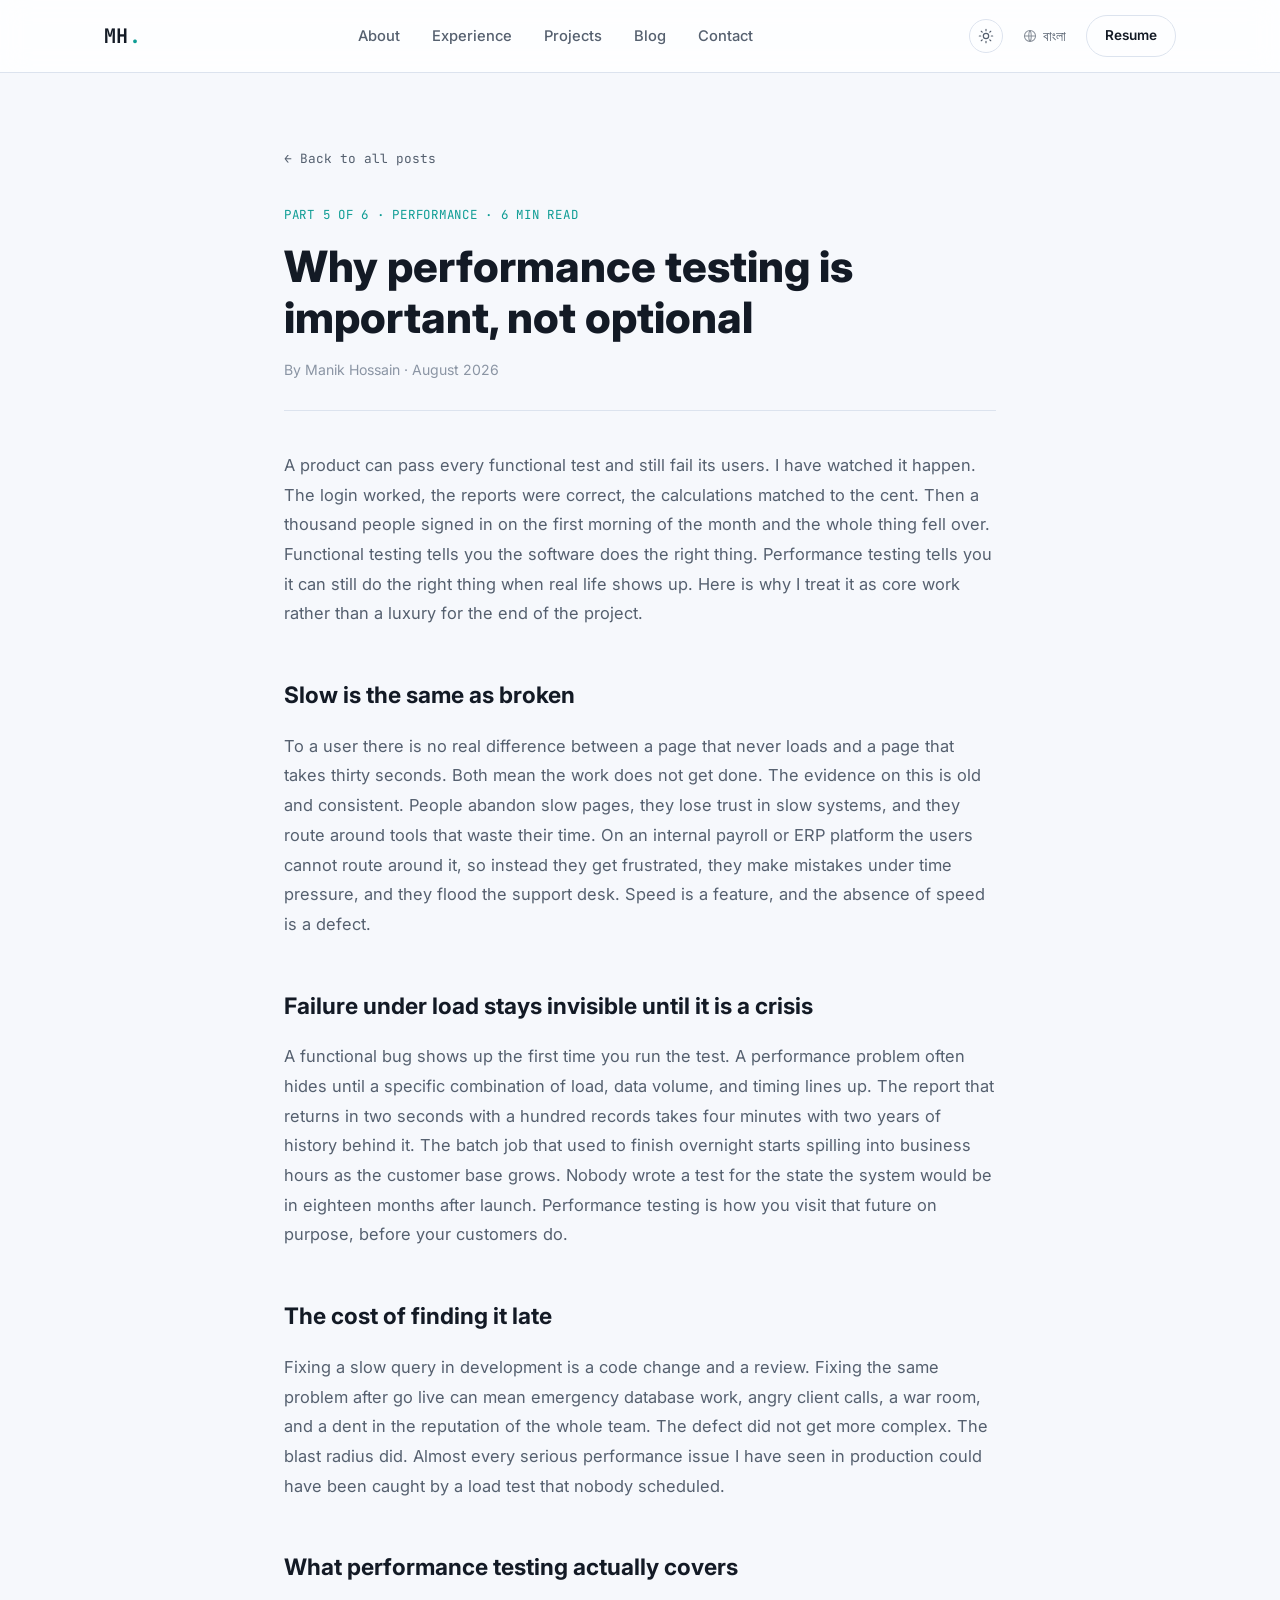
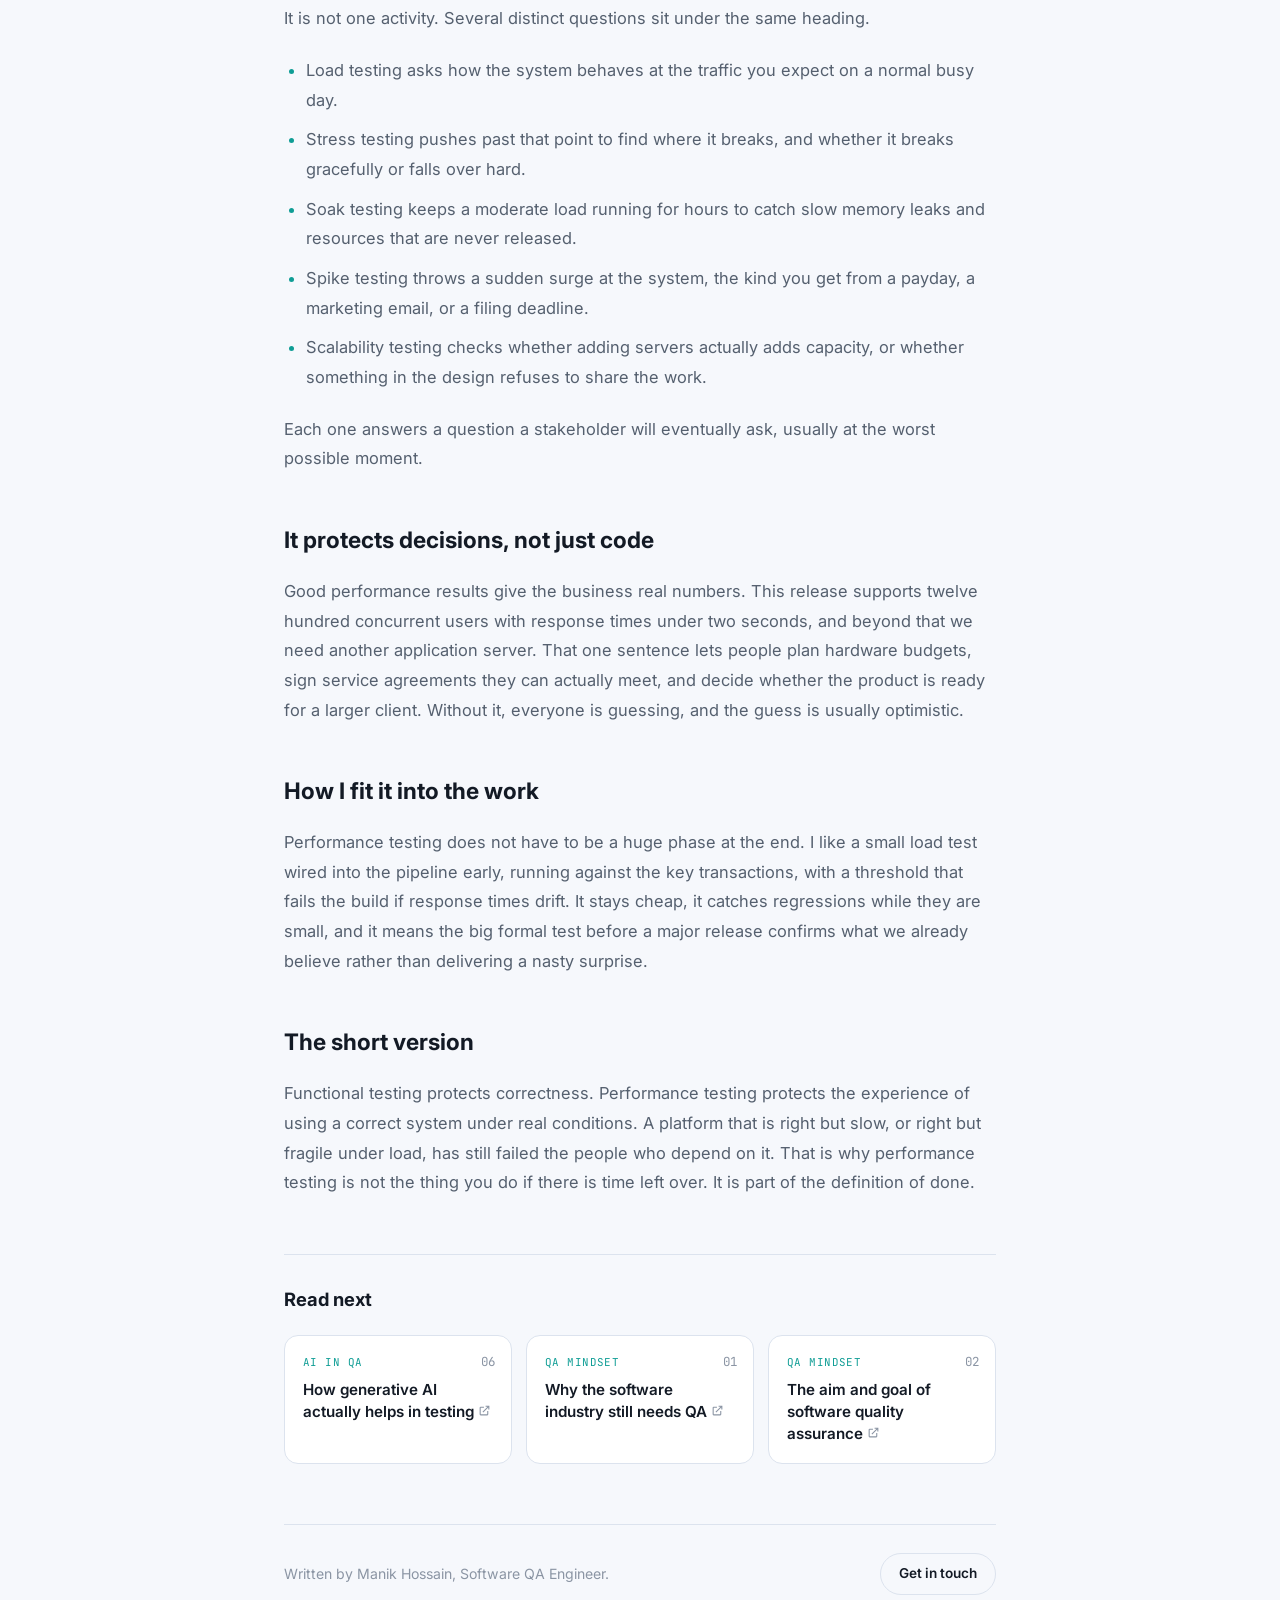
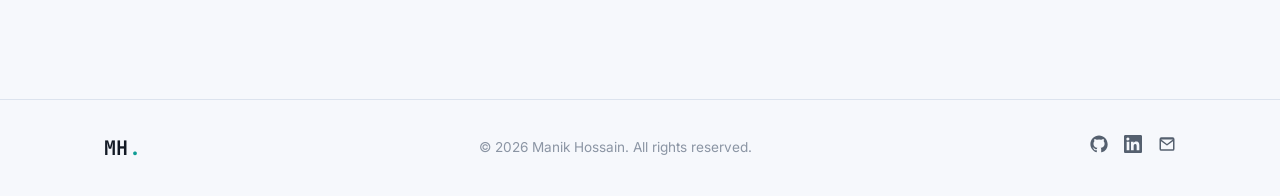
<file: blog/why-performance-testing-matters.html>
<!DOCTYPE html>
<html lang="en">
<head>
<meta charset="UTF-8">
<meta name="viewport" content="width=device-width, initial-scale=1.0">
<script>(function(){try{var t=localStorage.getItem('pf-theme');if(t!=='light'&&t!=='dark'){t=window.matchMedia('(prefers-color-scheme: light)').matches?'light':'dark';}document.documentElement.setAttribute('data-theme',t);}catch(e){document.documentElement.setAttribute('data-theme','dark');}})();</script>
<title>Why Performance Testing Is Important, Not Optional | Manik Hossain</title>
<meta name="description" content="A product can pass every functional test and still fail its users under real load. Why performance testing belongs in the definition of done.">
<link rel="icon" href="data:image/svg+xml,%3Csvg xmlns='http://www.w3.org/2000/svg' viewBox='0 0 100 100'%3E%3Crect width='100' height='100' rx='20' fill='%230a0e14'/%3E%3Ctext x='50' y='68' font-size='52' font-family='Arial, sans-serif' font-weight='700' fill='%2338e0d8' text-anchor='middle'%3EMH%3C/text%3E%3C/svg%3E">
<link rel="preconnect" href="https://fonts.googleapis.com">
<link rel="preconnect" href="https://fonts.gstatic.com" crossorigin>
<link href="https://fonts.googleapis.com/css2?family=Inter:wght@400;500;600;700;800&family=JetBrains+Mono:wght@400;500&family=Noto+Sans+Bengali:wght@400;500;600;700;800&display=swap" rel="stylesheet">
<link rel="stylesheet" href="../css/style.css?v=4">
</head>
<body>

<div class="progress-bar" id="progressBar"></div>

<header class="site-header" id="siteHeader">
  <div class="container header-inner">
    <a href="../index.html#top" class="logo">MH<span class="logo-dot">.</span></a>
    <nav class="nav-desktop" aria-label="Primary">
      <ul>
        <li><a href="../index.html#about" class="nav-link" data-bn="পরিচিতি">About</a></li>
        <li><a href="../index.html#experience" class="nav-link" data-bn="অভিজ্ঞতা">Experience</a></li>
        <li><a href="../index.html#projects" class="nav-link" data-bn="প্রজেক্ট">Projects</a></li>
        <li><a href="../index.html#blog" class="nav-link" data-bn="ব্লগ">Blog</a></li>
        <li><a href="../index.html#contact" class="nav-link" data-bn="যোগাযোগ">Contact</a></li>
      </ul>
    </nav>
    <div class="header-actions">
      <button type="button" class="theme-toggle" aria-label="Switch theme">
        <svg class="icon-moon" viewBox="0 0 24 24" width="16" height="16" fill="none" stroke="currentColor" stroke-width="1.8" stroke-linecap="round" stroke-linejoin="round" aria-hidden="true"><path d="M21 12.8A9 9 0 1 1 11.2 3a7 7 0 0 0 9.8 9.8z"/></svg>
        <svg class="icon-sun" viewBox="0 0 24 24" width="16" height="16" fill="none" stroke="currentColor" stroke-width="1.8" stroke-linecap="round" stroke-linejoin="round" aria-hidden="true"><circle cx="12" cy="12" r="4"/><path d="M12 2v2M12 20v2M4.9 4.9l1.4 1.4M17.7 17.7l1.4 1.4M2 12h2M20 12h2M4.9 19.1l1.4-1.4M17.7 6.3l1.4-1.4"/></svg>
      </button>
      <button type="button" class="lang-toggle" aria-label="Switch language">
        <svg viewBox="0 0 24 24" width="14" height="14" fill="none" stroke="currentColor" stroke-width="1.8" aria-hidden="true"><circle cx="12" cy="12" r="9.5"/><path d="M2.5 12h19M12 2.5c3 3.2 3 15.8 0 19M12 2.5c-3 3.2-3 15.8 0 19" stroke-linecap="round"/></svg>
        <span data-lang-label>বাংলা</span>
      </button>
      <a href="../assets/Resume-Manik-Hossain.pdf" class="btn btn-outline btn-small header-cta" download data-bn="রেজিউমে">Resume</a>
    </div>
  </div>
</header>

<main id="top">
  <article class="post-wrap">
    <a href="../index.html#blog" class="post-back" data-bn="&larr; সব লেখায় ফিরে যান">&larr; Back to all posts</a>
    <p class="post-eyebrow" data-bn="পর্ব ৫ / ৬ &middot; পারফরম্যান্স &middot; ৬ মিনিট পড়া">Part 5 of 6 &middot; Performance &middot; 6 min read</p>
    <h1 class="post-title" data-bn="কেন পারফরম্যান্স টেস্টিং জরুরি, ঐচ্ছিক নয়">Why performance testing is important, not optional</h1>
    <p class="post-byline" data-bn="লিখেছেন মানিক হোসেন &middot; আগস্ট ২০২৬">By Manik Hossain &middot; August 2026</p>

    <div class="post-body">
      <p data-bn="একটি প্রোডাক্ট প্রতিটি ফাংশনাল টেস্ট পাস করেও তার ইউজারদের কাছে ব্যর্থ হতে পারে। আমি তা ঘটতে দেখেছি। লগইন কাজ করত, রিপোর্ট ঠিক ছিল, হিসাব পয়সা পর্যন্ত মিলত। তারপর মাসের প্রথম সকালে এক হাজার মানুষ সাইন ইন করল আর পুরো জিনিসটা ভেঙে পড়ল। ফাংশনাল টেস্টিং আপনাকে জানায় সফটওয়্যারটি সঠিক কাজটা করে। পারফরম্যান্স টেস্টিং জানায় বাস্তব জীবন হাজির হলেও এটি সঠিক কাজটা করে যেতে পারে কিনা। প্রজেক্টের শেষের একটি বিলাসিতা না ভেবে কেন আমি এটিকে মূল কাজ হিসেবে দেখি, তা বলি।">A product can pass every functional test and still fail its users. I have watched it happen. The login worked, the reports were correct, the calculations matched to the cent. Then a thousand people signed in on the first morning of the month and the whole thing fell over. Functional testing tells you the software does the right thing. Performance testing tells you it can still do the right thing when real life shows up. Here is why I treat it as core work rather than a luxury for the end of the project.</p>

      <h2 data-bn="ধীর মানেই ভাঙা">Slow is the same as broken</h2>
      <p data-bn="একজন ইউজারের কাছে কখনো লোড না হওয়া একটি পেজ আর ত্রিশ সেকেন্ড নেওয়া একটি পেজের মধ্যে আসল কোনো পার্থক্য নেই। দুটোরই মানে কাজটা হয় না। এ বিষয়ে প্রমাণ পুরোনো আর ধারাবাহিক। মানুষ ধীর পেজ ছেড়ে দেয়, ধীর সিস্টেমের উপর আস্থা হারায়, আর যেসব টুল তাদের সময় নষ্ট করে সেগুলো এড়িয়ে চলে। একটি অভ্যন্তরীণ পে-রোল বা ERP প্ল্যাটফর্মে ইউজাররা এটি এড়িয়ে যেতে পারেন না, তাই বদলে তাঁরা বিরক্ত হন, সময়ের চাপে ভুল করেন, আর সাপোর্ট ডেস্ক ভাসিয়ে দেন। গতি একটি ফিচার, আর গতির অভাব একটি ত্রুটি।">To a user there is no real difference between a page that never loads and a page that takes thirty seconds. Both mean the work does not get done. The evidence on this is old and consistent. People abandon slow pages, they lose trust in slow systems, and they route around tools that waste their time. On an internal payroll or ERP platform the users cannot route around it, so instead they get frustrated, they make mistakes under time pressure, and they flood the support desk. Speed is a feature, and the absence of speed is a defect.</p>

      <h2 data-bn="লোডের নিচে ব্যর্থতা সংকট না হওয়া পর্যন্ত অদৃশ্য থাকে">Failure under load stays invisible until it is a crisis</h2>
      <p data-bn="একটি ফাংশনাল বাগ প্রথমবার টেস্ট চালানোর সময়ই দেখা দেয়। একটি পারফরম্যান্স সমস্যা প্রায়ই লুকিয়ে থাকে, যতক্ষণ না লোড, ডেটার পরিমাণ আর টাইমিংয়ের একটি নির্দিষ্ট সমন্বয় মিলে যায়। একশ রেকর্ডে দুই সেকেন্ডে ফিরে আসা রিপোর্টটি দুই বছরের ইতিহাস পিছনে থাকলে চার মিনিট নেয়। যে ব্যাচ জব আগে রাতারাতি শেষ হতো তা কাস্টমার বাড়ার সঙ্গে সঙ্গে অফিস সময়ে গিয়ে পড়তে শুরু করে। লঞ্চের আঠারো মাস পর সিস্টেমটি যে অবস্থায় থাকবে তার জন্য কেউ কোনো টেস্ট লেখেনি। পারফরম্যান্স টেস্টিং হলো সেই উপায় যেভাবে আপনি ইচ্ছা করে সেই ভবিষ্যতে বেড়িয়ে আসেন, আপনার কাস্টমারদের আগে।">A functional bug shows up the first time you run the test. A performance problem often hides until a specific combination of load, data volume, and timing lines up. The report that returns in two seconds with a hundred records takes four minutes with two years of history behind it. The batch job that used to finish overnight starts spilling into business hours as the customer base grows. Nobody wrote a test for the state the system would be in eighteen months after launch. Performance testing is how you visit that future on purpose, before your customers do.</p>

      <h2 data-bn="দেরিতে ধরার খরচ">The cost of finding it late</h2>
      <p data-bn="ডেভেলপমেন্টে একটি ধীর কোয়েরি ঠিক করা মানে একটি কোড পরিবর্তন আর একটি রিভিউ। go live-এর পর একই সমস্যা ঠিক করা মানে হতে পারে জরুরি ডেটাবেস কাজ, রাগান্বিত ক্লায়েন্ট কল, একটি war room, আর পুরো টিমের সুনামে একটি আঁচড়। ত্রুটিটা আরও জটিল হয়নি। এর ক্ষতির পরিধি বেড়েছে। প্রোডাকশনে আমার দেখা প্রায় প্রতিটি গুরুতর পারফরম্যান্স সমস্যা এমন একটি লোড টেস্টে ধরা পড়ত যা কেউ শিডিউল করেনি।">Fixing a slow query in development is a code change and a review. Fixing the same problem after go live can mean emergency database work, angry client calls, a war room, and a dent in the reputation of the whole team. The defect did not get more complex. The blast radius did. Almost every serious performance issue I have seen in production could have been caught by a load test that nobody scheduled.</p>

      <h2 data-bn="পারফরম্যান্স টেস্টিং আসলে কী কী ঢাকে">What performance testing actually covers</h2>
      <p data-bn="এটি একটি কাজ নয়। একই শিরোনামের নিচে কয়েকটি আলাদা প্রশ্ন বসে।">It is not one activity. Several distinct questions sit under the same heading.</p>
      <ul>
        <li data-bn="Load testing জিজ্ঞেস করে একটি সাধারণ ব্যস্ত দিনে আপনি যে ট্রাফিক আশা করেন তাতে সিস্টেমটি কেমন আচরণ করে।">Load testing asks how the system behaves at the traffic you expect on a normal busy day.</li>
        <li data-bn="Stress testing সেই বিন্দু ছাড়িয়ে ঠেলে দেখে এটি কোথায় ভাঙে, আর ভাঙাটা মসৃণভাবে হয় নাকি হুড়মুড় করে পড়ে যায়।">Stress testing pushes past that point to find where it breaks, and whether it breaks gracefully or falls over hard.</li>
        <li data-bn="Soak testing ঘণ্টার পর ঘণ্টা একটি মাঝারি লোড চালিয়ে রাখে যাতে ধীর মেমরি লিক আর যেসব রিসোর্স কখনো ছাড়া হয় না সেগুলো ধরা যায়।">Soak testing keeps a moderate load running for hours to catch slow memory leaks and resources that are never released.</li>
        <li data-bn="Spike testing সিস্টেমে হঠাৎ একটি ঢেউ ছুঁড়ে দেয়, যেমনটা আসে একটি বেতনের দিন, একটি মার্কেটিং ইমেইল, বা একটি জমা দেওয়ার ডেডলাইন থেকে।">Spike testing throws a sudden surge at the system, the kind you get from a payday, a marketing email, or a filing deadline.</li>
        <li data-bn="Scalability testing যাচাই করে সার্ভার যোগ করলে সত্যিই ক্ষমতা বাড়ে কিনা, নাকি ডিজাইনের কিছু একটা কাজ ভাগ করে নিতে অস্বীকার করে।">Scalability testing checks whether adding servers actually adds capacity, or whether something in the design refuses to share the work.</li>
      </ul>
      <p data-bn="এদের প্রতিটি এমন একটি প্রশ্নের উত্তর দেয় যা কোনো একজন স্টেকহোল্ডার একসময় করবেন, সাধারণত সবচেয়ে খারাপ সময়ে।">Each one answers a question a stakeholder will eventually ask, usually at the worst possible moment.</p>

      <h2 data-bn="এটি শুধু কোড নয়, সিদ্ধান্তও রক্ষা করে">It protects decisions, not just code</h2>
      <p data-bn="ভালো পারফরম্যান্স ফলাফল ব্যবসাকে বাস্তব সংখ্যা দেয়। এই রিলিজ দুই সেকেন্ডের কম রেসপন্স টাইমে বারোশ সমসাময়িক ইউজার সামলায়, আর তার বেশি হলে আমাদের আরেকটি অ্যাপ্লিকেশন সার্ভার দরকার। ওই একটি বাক্য মানুষকে হার্ডওয়্যার বাজেট পরিকল্পনা করতে, সত্যিই রাখা যায় এমন সেবা চুক্তিতে সই করতে, আর প্রোডাক্টটি একটি বড় ক্লায়েন্টের জন্য প্রস্তুত কিনা তা ঠিক করতে দেয়। এটি ছাড়া সবাই আন্দাজ করে, আর আন্দাজটা সাধারণত আশাবাদী।">Good performance results give the business real numbers. This release supports twelve hundred concurrent users with response times under two seconds, and beyond that we need another application server. That one sentence lets people plan hardware budgets, sign service agreements they can actually meet, and decide whether the product is ready for a larger client. Without it, everyone is guessing, and the guess is usually optimistic.</p>

      <h2 data-bn="আমি কীভাবে এটিকে কাজের মধ্যে জায়গা দিই">How I fit it into the work</h2>
      <p data-bn="পারফরম্যান্স টেস্টিংকে শেষে একটি বিশাল ধাপ হতে হবে না। আমি পছন্দ করি শুরুতেই পাইপলাইনে জোড়া একটি ছোট লোড টেস্ট, যা মূল লেনদেনগুলোর উপর চলে, আর রেসপন্স টাইম সরে গেলে বিল্ড ফেল করে দেয় এমন একটি থ্রেশহোল্ডসহ। এটি সস্তা থাকে, রিগ্রেশন ছোট থাকতেই ধরে ফেলে, আর মানে একটি বড় রিলিজের আগে বড় আনুষ্ঠানিক টেস্টটি একটি বাজে চমক না দিয়ে আমরা যা আগে থেকেই বিশ্বাস করি তা নিশ্চিত করে।">Performance testing does not have to be a huge phase at the end. I like a small load test wired into the pipeline early, running against the key transactions, with a threshold that fails the build if response times drift. It stays cheap, it catches regressions while they are small, and it means the big formal test before a major release confirms what we already believe rather than delivering a nasty surprise.</p>

      <h2 data-bn="সংক্ষিপ্ত রূপ">The short version</h2>
      <p data-bn="ফাংশনাল টেস্টিং সঠিকতা রক্ষা করে। পারফরম্যান্স টেস্টিং বাস্তব পরিস্থিতিতে একটি সঠিক সিস্টেম ব্যবহারের অভিজ্ঞতা রক্ষা করে। যে প্ল্যাটফর্ম সঠিক কিন্তু ধীর, বা সঠিক কিন্তু লোডের নিচে ভঙ্গুর, সেটি এখনও তার উপর নির্ভরশীল মানুষদের কাছে ব্যর্থ। এই কারণেই পারফরম্যান্স টেস্টিং এমন কিছু নয় যা সময় বাঁচলে করবেন। এটি definition of done-এর অংশ।">Functional testing protects correctness. Performance testing protects the experience of using a correct system under real conditions. A platform that is right but slow, or right but fragile under load, has still failed the people who depend on it. That is why performance testing is not the thing you do if there is time left over. It is part of the definition of done.</p>
    </div>

    <div id="relatedPosts" data-current="05"></div>

    <div class="post-footer">
      <p data-bn="লিখেছেন মানিক হোসেন, সফটওয়্যার QA ইঞ্জিনিয়ার।">Written by Manik Hossain, Software QA Engineer.</p>
      <a href="../index.html#contact" class="btn btn-outline btn-small" data-bn="যোগাযোগ করুন">Get in touch</a>
    </div>
  </article>
</main>

<footer class="site-footer">
  <div class="container footer-inner">
    <a href="../index.html#top" class="logo">MH<span class="logo-dot">.</span></a>
    <p class="footer-copy">&copy; <span id="year"></span> Manik Hossain. <span data-bn="সর্বস্বত্ব সংরক্ষিত।">All rights reserved.</span></p>
    <div class="footer-socials">
      <a href="https://github.com/ManikHossain27" target="_blank" rel="noopener noreferrer" aria-label="GitHub profile">
        <svg viewBox="0 0 24 24" width="18" height="18" fill="currentColor"><path d="M12 .5C5.73.5.5 5.73.5 12c0 5.1 3.29 9.42 7.86 10.96.57.1.79-.25.79-.55 0-.27-.01-1.16-.02-2.11-3.2.7-3.88-1.36-3.88-1.36-.52-1.34-1.28-1.69-1.28-1.69-1.04-.72.08-.71.08-.71 1.16.08 1.77 1.19 1.77 1.19 1.03 1.77 2.7 1.26 3.36.96.1-.75.4-1.26.73-1.55-2.55-.29-5.24-1.28-5.24-5.7 0-1.26.45-2.29 1.19-3.1-.12-.29-.52-1.47.11-3.06 0 0 .97-.31 3.18 1.18a11 11 0 0 1 5.79 0c2.21-1.49 3.18-1.18 3.18-1.18.63 1.59.23 2.77.11 3.06.74.81 1.19 1.84 1.19 3.1 0 4.43-2.69 5.41-5.25 5.69.42.36.78 1.08.78 2.18 0 1.57-.01 2.84-.01 3.23 0 .3.21.66.8.55A10.52 10.52 0 0 0 23.5 12C23.5 5.73 18.27.5 12 .5z"/></svg>
      </a>
      <a href="https://www.linkedin.com/in/manik27" target="_blank" rel="noopener noreferrer" aria-label="LinkedIn profile">
        <svg viewBox="0 0 24 24" width="18" height="18" fill="currentColor"><path d="M20.45 20.45h-3.56v-5.57c0-1.33-.02-3.04-1.85-3.04-1.85 0-2.14 1.45-2.14 2.94v5.67H9.34V9h3.42v1.56h.05c.48-.9 1.64-1.85 3.37-1.85 3.6 0 4.27 2.37 4.27 5.45v6.29zM5.34 7.43a2.07 2.07 0 1 1 0-4.13 2.07 2.07 0 0 1 0 4.13zM7.12 20.45H3.56V9h3.56v11.45zM22.22 0H1.77C.8 0 0 .78 0 1.75v20.5C0 23.22.8 24 1.77 24h20.45c.98 0 1.78-.78 1.78-1.75V1.75C24 .78 23.2 0 22.22 0z"/></svg>
      </a>
      <a href="mailto:manik.hossain2706@gmail.com" aria-label="Send email">
        <svg viewBox="0 0 24 24" width="18" height="18" fill="currentColor"><path d="M2 5.5A2.5 2.5 0 0 1 4.5 3h15A2.5 2.5 0 0 1 22 5.5v13a2.5 2.5 0 0 1-2.5 2.5h-15A2.5 2.5 0 0 1 2 18.5v-13zm2.2.5 7.8 5.86L19.8 6H4.2zM20 8.24l-7.4 5.56a1 1 0 0 1-1.2 0L4 8.24V18.5c0 .28.22.5.5.5h15a.5.5 0 0 0 .5-.5V8.24z"/></svg>
      </a>
    </div>
  </div>
</footer>

<script src="../js/posts.js"></script>
<script src="../js/related.js"></script>
<script src="../js/script.js?v=3"></script>
<script src="../js/theme.js?v=1"></script>
<script src="../js/resume.js?v=1"></script>
<script src="../js/i18n.js?v=2"></script>
</body>
</html>
</file>
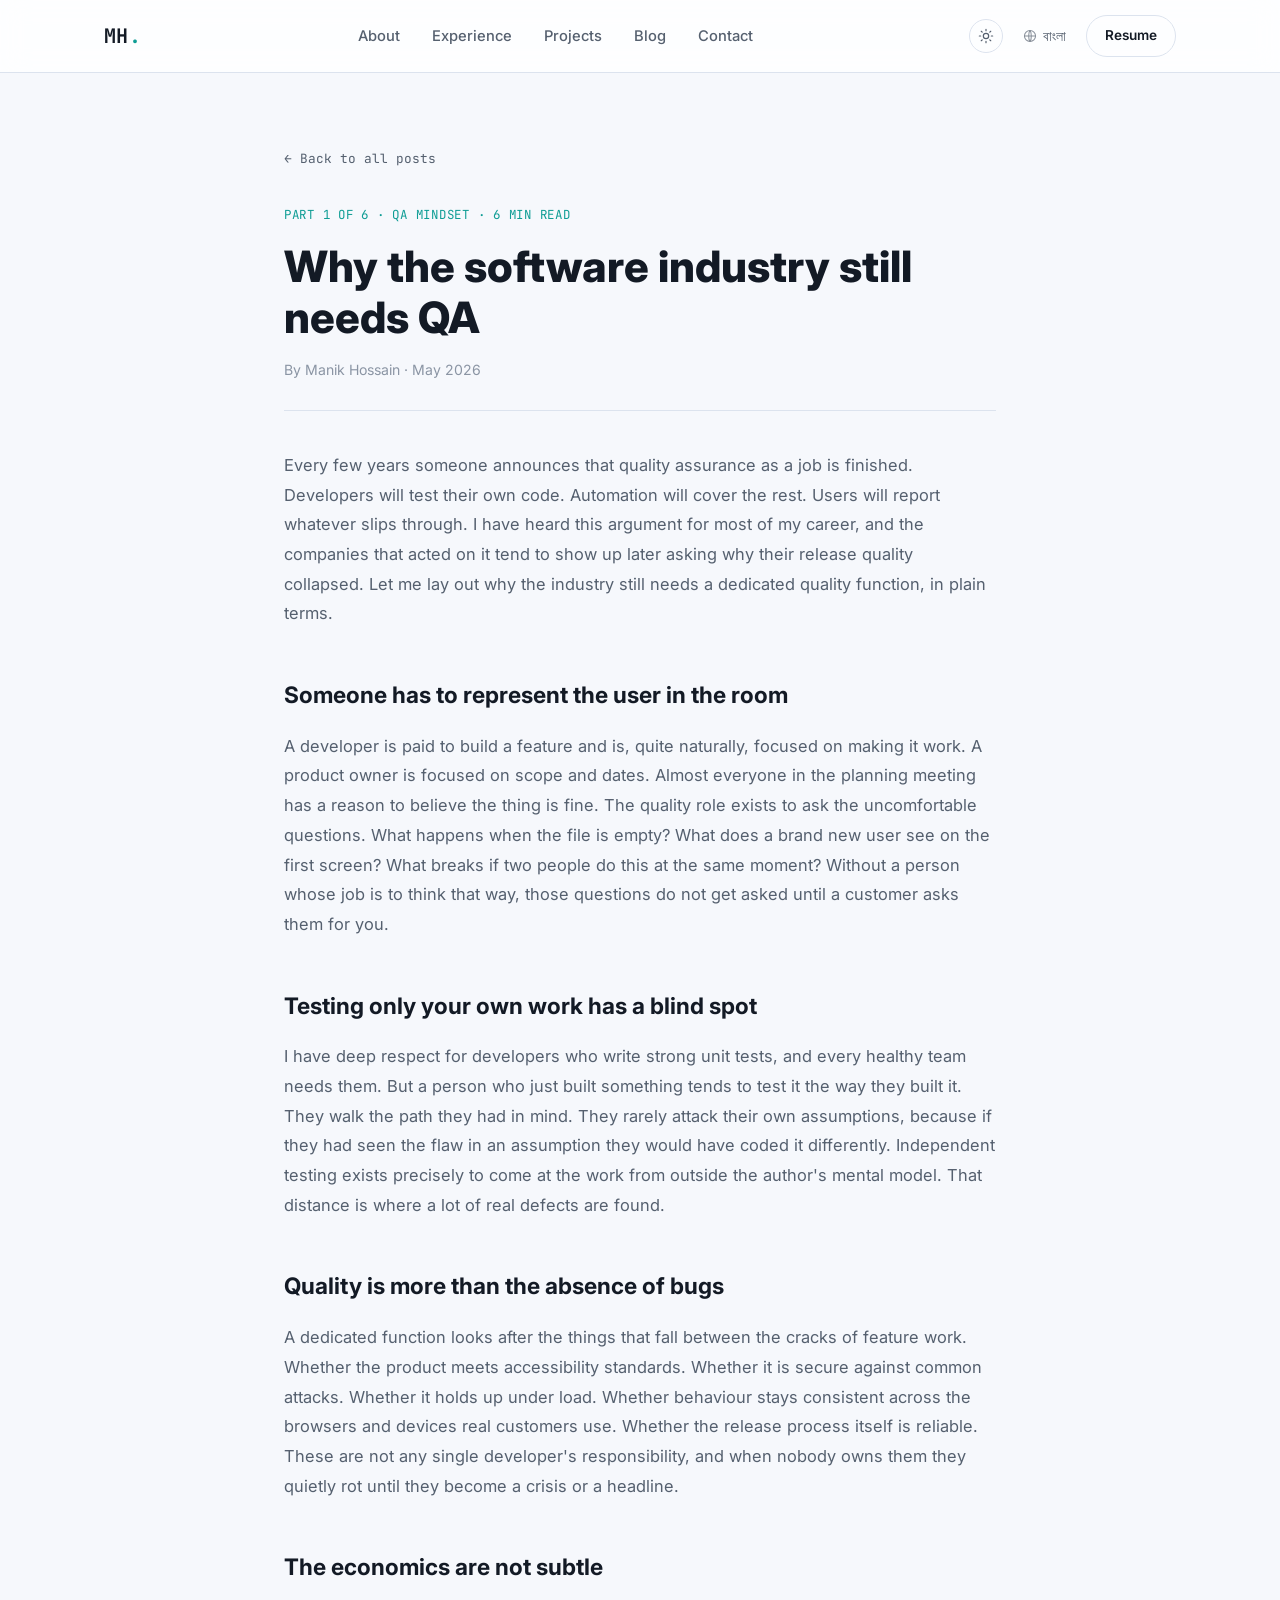
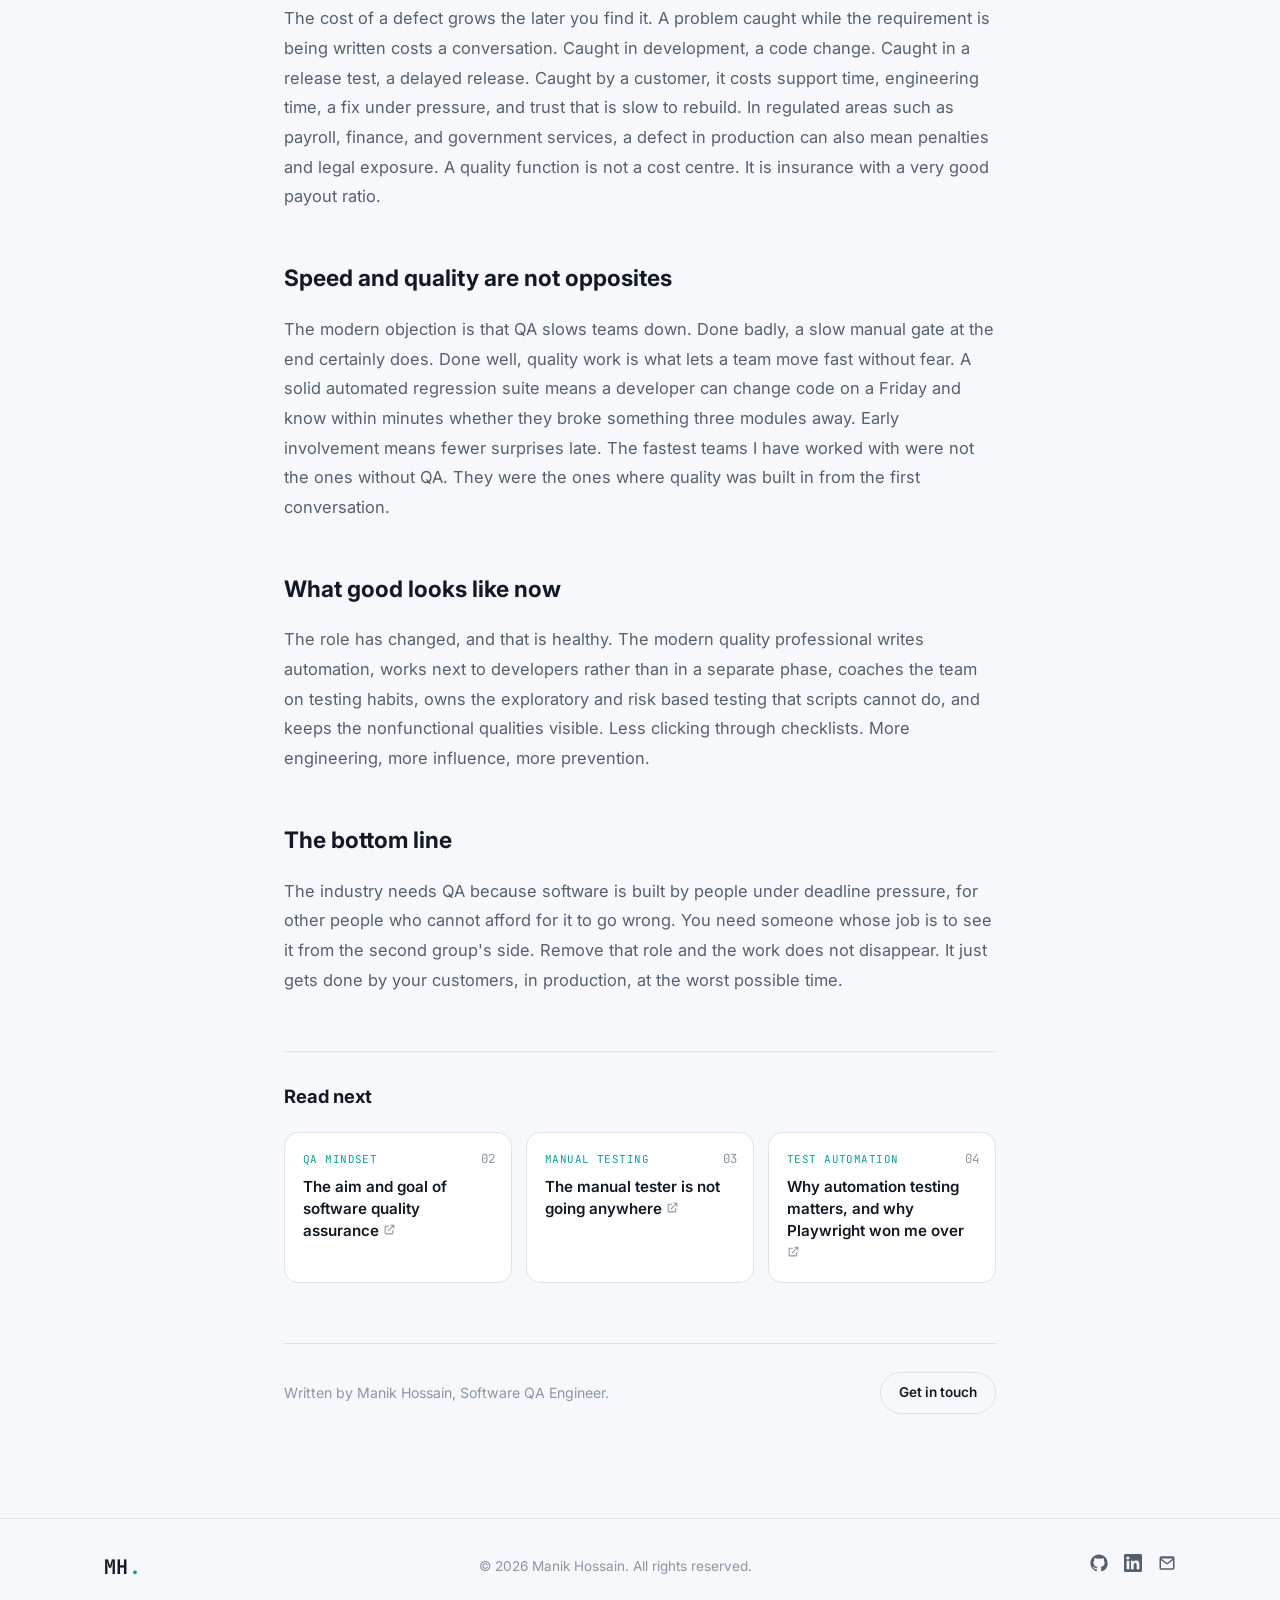
<file: blog/why-qa-matters-in-industry.html>
<!DOCTYPE html>
<html lang="en">
<head>
<meta charset="UTF-8">
<meta name="viewport" content="width=device-width, initial-scale=1.0">
<script>(function(){try{var t=localStorage.getItem('pf-theme');if(t!=='light'&&t!=='dark'){t=window.matchMedia('(prefers-color-scheme: light)').matches?'light':'dark';}document.documentElement.setAttribute('data-theme',t);}catch(e){document.documentElement.setAttribute('data-theme','dark');}})();</script>
<title>Why the Software Industry Still Needs QA | Manik Hossain</title>
<meta name="description" content="Every few years someone declares the QA role finished. Here is why a dedicated quality function still matters to any team that ships software people depend on.">
<link rel="icon" href="data:image/svg+xml,%3Csvg xmlns='http://www.w3.org/2000/svg' viewBox='0 0 100 100'%3E%3Crect width='100' height='100' rx='20' fill='%230a0e14'/%3E%3Ctext x='50' y='68' font-size='52' font-family='Arial, sans-serif' font-weight='700' fill='%2338e0d8' text-anchor='middle'%3EMH%3C/text%3E%3C/svg%3E">
<link rel="preconnect" href="https://fonts.googleapis.com">
<link rel="preconnect" href="https://fonts.gstatic.com" crossorigin>
<link href="https://fonts.googleapis.com/css2?family=Inter:wght@400;500;600;700;800&family=JetBrains+Mono:wght@400;500&family=Noto+Sans+Bengali:wght@400;500;600;700;800&display=swap" rel="stylesheet">
<link rel="stylesheet" href="../css/style.css?v=4">
</head>
<body>

<div class="progress-bar" id="progressBar"></div>

<header class="site-header" id="siteHeader">
  <div class="container header-inner">
    <a href="../index.html#top" class="logo">MH<span class="logo-dot">.</span></a>
    <nav class="nav-desktop" aria-label="Primary">
      <ul>
        <li><a href="../index.html#about" class="nav-link" data-bn="পরিচিতি">About</a></li>
        <li><a href="../index.html#experience" class="nav-link" data-bn="অভিজ্ঞতা">Experience</a></li>
        <li><a href="../index.html#projects" class="nav-link" data-bn="প্রজেক্ট">Projects</a></li>
        <li><a href="../index.html#blog" class="nav-link" data-bn="ব্লগ">Blog</a></li>
        <li><a href="../index.html#contact" class="nav-link" data-bn="যোগাযোগ">Contact</a></li>
      </ul>
    </nav>
    <div class="header-actions">
      <button type="button" class="theme-toggle" aria-label="Switch theme">
        <svg class="icon-moon" viewBox="0 0 24 24" width="16" height="16" fill="none" stroke="currentColor" stroke-width="1.8" stroke-linecap="round" stroke-linejoin="round" aria-hidden="true"><path d="M21 12.8A9 9 0 1 1 11.2 3a7 7 0 0 0 9.8 9.8z"/></svg>
        <svg class="icon-sun" viewBox="0 0 24 24" width="16" height="16" fill="none" stroke="currentColor" stroke-width="1.8" stroke-linecap="round" stroke-linejoin="round" aria-hidden="true"><circle cx="12" cy="12" r="4"/><path d="M12 2v2M12 20v2M4.9 4.9l1.4 1.4M17.7 17.7l1.4 1.4M2 12h2M20 12h2M4.9 19.1l1.4-1.4M17.7 6.3l1.4-1.4"/></svg>
      </button>
      <button type="button" class="lang-toggle" aria-label="Switch language">
        <svg viewBox="0 0 24 24" width="14" height="14" fill="none" stroke="currentColor" stroke-width="1.8" aria-hidden="true"><circle cx="12" cy="12" r="9.5"/><path d="M2.5 12h19M12 2.5c3 3.2 3 15.8 0 19M12 2.5c-3 3.2-3 15.8 0 19" stroke-linecap="round"/></svg>
        <span data-lang-label>বাংলা</span>
      </button>
      <a href="../assets/Resume-Manik-Hossain.pdf" class="btn btn-outline btn-small header-cta" download data-bn="রেজিউমে">Resume</a>
    </div>
  </div>
</header>

<main id="top">
  <article class="post-wrap">
    <a href="../index.html#blog" class="post-back" data-bn="&larr; সব লেখায় ফিরে যান">&larr; Back to all posts</a>
    <p class="post-eyebrow" data-bn="পর্ব ১ / ৬ &middot; QA দৃষ্টিভঙ্গি &middot; ৬ মিনিট পড়া">Part 1 of 6 &middot; QA Mindset &middot; 6 min read</p>
    <h1 class="post-title" data-bn="কেন সফটওয়্যার ইন্ডাস্ট্রিতে এখনও QA দরকার">Why the software industry still needs QA</h1>
    <p class="post-byline" data-bn="লিখেছেন মানিক হোসেন &middot; মে ২০২৬">By Manik Hossain &middot; May 2026</p>

    <div class="post-body">
      <p data-bn="প্রতি কয়েক বছর পর পর কেউ না কেউ ঘোষণা করেন যে আলাদা পেশা হিসেবে কোয়ালিটি অ্যাসুরেন্সের দিন শেষ। ডেভেলপাররাই নিজেদের কোড টেস্ট করবেন। বাকিটা অটোমেশন সামলে নেবে। যা ফাঁক গলে বেরিয়ে যাবে, ইউজাররা তা জানিয়ে দেবেন। আমার ক্যারিয়ারের বেশিরভাগ সময় ধরে এই যুক্তি শুনে আসছি, আর যেসব প্রতিষ্ঠান এর উপর ভরসা করে চলেছে তারা পরে এসে জিজ্ঞেস করে কেন তাদের রিলিজের মান ধসে পড়ল। সহজ ভাষায় বলি, কেন ইন্ডাস্ট্রিতে এখনও একটি আলাদা কোয়ালিটি টিম দরকার।">Every few years someone announces that quality assurance as a job is finished. Developers will test their own code. Automation will cover the rest. Users will report whatever slips through. I have heard this argument for most of my career, and the companies that acted on it tend to show up later asking why their release quality collapsed. Let me lay out why the industry still needs a dedicated quality function, in plain terms.</p>

      <h2 data-bn="আলোচনার টেবিলে কাউকে ইউজারের পক্ষ নিতে হয়">Someone has to represent the user in the room</h2>
      <p data-bn="একজন ডেভেলপারকে টাকা দেওয়া হয় একটি ফিচার বানানোর জন্য, আর স্বাভাবিকভাবেই তাঁর মনোযোগ থাকে সেটি চালু করার দিকে। একজন প্রোডাক্ট ওনারের মনোযোগ থাকে স্কোপ আর ডেডলাইনে। প্ল্যানিং মিটিংয়ে প্রায় সবার কাছেই বিশ্বাস করার কারণ থাকে যে জিনিসটা ঠিক আছে। কোয়ালিটির ভূমিকা থাকে অস্বস্তিকর প্রশ্নগুলো করার জন্য। ফাইলটা খালি থাকলে কী হবে? একদম নতুন একজন ইউজার প্রথম স্ক্রিনে কী দেখবেন? দুজন মানুষ একই সময়ে এটা করলে কী ভেঙে পড়বে? যাঁর কাজই এভাবে ভাবা, এমন কেউ না থাকলে এই প্রশ্নগুলো ততক্ষণ ওঠে না যতক্ষণ না কোনো কাস্টমার সেগুলো আপনার হয়ে করে দেন।">A developer is paid to build a feature and is, quite naturally, focused on making it work. A product owner is focused on scope and dates. Almost everyone in the planning meeting has a reason to believe the thing is fine. The quality role exists to ask the uncomfortable questions. What happens when the file is empty? What does a brand new user see on the first screen? What breaks if two people do this at the same moment? Without a person whose job is to think that way, those questions do not get asked until a customer asks them for you.</p>

      <h2 data-bn="শুধু নিজের কাজ নিজে টেস্ট করায় একটি অন্ধ জায়গা থেকে যায়">Testing only your own work has a blind spot</h2>
      <p data-bn="যেসব ডেভেলপার শক্তিশালী unit test লেখেন তাঁদের প্রতি আমার গভীর সম্মান আছে, আর প্রতিটি সুস্থ টিমেরই তা দরকার। কিন্তু যিনি সবেমাত্র কিছু একটা বানিয়েছেন তিনি সাধারণত সেটিকে যেভাবে বানিয়েছেন সেভাবেই টেস্ট করেন। মনে মনে যে পথটা ভেবে রেখেছিলেন সেই পথেই হাঁটেন। তিনি খুব কমই নিজের অনুমানকে চ্যালেঞ্জ করেন, কারণ অনুমানের ফাঁকটা যদি চোখে পড়ত তাহলে তো কোডটাই অন্যভাবে লিখতেন। স্বাধীন টেস্টিংয়ের অস্তিত্বই এই কারণে যে কাজটিকে লেখকের চিন্তার বাইরে থেকে দেখা যায়। ওই দূরত্বেই অনেক আসল ত্রুটি ধরা পড়ে।">I have deep respect for developers who write strong unit tests, and every healthy team needs them. But a person who just built something tends to test it the way they built it. They walk the path they had in mind. They rarely attack their own assumptions, because if they had seen the flaw in an assumption they would have coded it differently. Independent testing exists precisely to come at the work from outside the author's mental model. That distance is where a lot of real defects are found.</p>

      <h2 data-bn="কোয়ালিটি মানে শুধু বাগ না থাকা নয়">Quality is more than the absence of bugs</h2>
      <p data-bn="একটি আলাদা টিম সেইসব বিষয় দেখে যেগুলো ফিচারের কাজের ফাঁকফোকরে হারিয়ে যায়। প্রোডাক্টটি অ্যাক্সেসিবিলিটি মান পূরণ করে কিনা। সাধারণ আক্রমণের বিরুদ্ধে এটি নিরাপদ কিনা। লোডের নিচে টিকে থাকে কিনা। আসল কাস্টমাররা যেসব ব্রাউজার আর ডিভাইস ব্যবহার করেন সেগুলোর মধ্যে আচরণ একরকম থাকে কিনা। রিলিজ প্রক্রিয়াটি নিজেই নির্ভরযোগ্য কিনা। এগুলো কোনো একজন ডেভেলপারের দায়িত্ব নয়, আর যখন কেউ এগুলোর মালিকানা নেয় না তখন এগুলো চুপচাপ পচতে থাকে, যতক্ষণ না তা সংকট বা খবরের শিরোনাম হয়ে দাঁড়ায়।">A dedicated function looks after the things that fall between the cracks of feature work. Whether the product meets accessibility standards. Whether it is secure against common attacks. Whether it holds up under load. Whether behaviour stays consistent across the browsers and devices real customers use. Whether the release process itself is reliable. These are not any single developer's responsibility, and when nobody owns them they quietly rot until they become a crisis or a headline.</p>

      <h2 data-bn="অর্থনীতির হিসাবটা খুব একটা জটিল নয়">The economics are not subtle</h2>
      <p data-bn="একটি ত্রুটি যত দেরিতে ধরা পড়ে, তার খরচ তত বাড়ে। রিকোয়ারমেন্ট লেখার সময় ধরা পড়লে খরচ একটি আলোচনা। ডেভেলপমেন্টে ধরা পড়লে একটি কোড পরিবর্তন। রিলিজ টেস্টে ধরা পড়লে একটি পিছিয়ে যাওয়া রিলিজ। কাস্টমারের হাতে ধরা পড়লে খরচ হয় সাপোর্টের সময়, ইঞ্জিনিয়ারিংয়ের সময়, চাপের মধ্যে করা একটি ফিক্স, আর ধীরে ধীরে ফিরে আসা আস্থা। পে-রোল, ফিনান্স আর সরকারি সেবার মতো নিয়ন্ত্রিত ক্ষেত্রে প্রোডাকশনে একটি ত্রুটি জরিমানা আর আইনি ঝুঁকিও ডেকে আনতে পারে। কোয়ালিটি টিম কোনো খরচের খাত নয়। এটি এমন একটি বিমা যার রিটার্ন খুবই ভালো।">The cost of a defect grows the later you find it. A problem caught while the requirement is being written costs a conversation. Caught in development, a code change. Caught in a release test, a delayed release. Caught by a customer, it costs support time, engineering time, a fix under pressure, and trust that is slow to rebuild. In regulated areas such as payroll, finance, and government services, a defect in production can also mean penalties and legal exposure. A quality function is not a cost centre. It is insurance with a very good payout ratio.</p>

      <h2 data-bn="গতি আর মান পরস্পরের বিপরীত নয়">Speed and quality are not opposites</h2>
      <p data-bn="আধুনিক আপত্তিটা হলো, QA টিমকে ধীর করে দেয়। খারাপভাবে করা হলে, শেষে বসানো একটি ধীর ম্যানুয়াল গেট নিশ্চিতভাবেই তা করে। ভালোভাবে করা হলে, কোয়ালিটির কাজই একটি টিমকে নির্ভয়ে দ্রুত এগোতে দেয়। একটি মজবুত অটোমেটেড রিগ্রেশন সুইট মানে একজন ডেভেলপার শুক্রবারে কোড বদলে কয়েক মিনিটের মধ্যেই জানতে পারেন তিনি তিন মডিউল দূরের কিছু ভেঙেছেন কিনা। শুরুতে যুক্ত থাকা মানে শেষে কম চমক। আমার কাজ করা সবচেয়ে দ্রুত টিমগুলো QA-বিহীন ছিল না। তারা এমন টিম ছিল যেখানে প্রথম আলোচনা থেকেই কোয়ালিটি গেঁথে দেওয়া হতো।">The modern objection is that QA slows teams down. Done badly, a slow manual gate at the end certainly does. Done well, quality work is what lets a team move fast without fear. A solid automated regression suite means a developer can change code on a Friday and know within minutes whether they broke something three modules away. Early involvement means fewer surprises late. The fastest teams I have worked with were not the ones without QA. They were the ones where quality was built in from the first conversation.</p>

      <h2 data-bn="এখন ভালো QA দেখতে কেমন">What good looks like now</h2>
      <p data-bn="ভূমিকাটা বদলেছে, আর সেটা স্বাস্থ্যকর। আধুনিক কোয়ালিটি পেশাদার অটোমেশন লেখেন, আলাদা ধাপে না থেকে ডেভেলপারদের পাশে বসে কাজ করেন, টিমকে টেস্টিংয়ের অভ্যাস শেখান, স্ক্রিপ্ট যা পারে না সেই এক্সপ্লোরেটরি ও ঝুঁকিভিত্তিক টেস্টিংয়ের মালিকানা নেন, আর ননফাংশনাল গুণগুলো দৃশ্যমান রাখেন। চেকলিস্ট ধরে ক্লিক করা কমে। ইঞ্জিনিয়ারিং, প্রভাব আর প্রতিরোধ বাড়ে।">The role has changed, and that is healthy. The modern quality professional writes automation, works next to developers rather than in a separate phase, coaches the team on testing habits, owns the exploratory and risk based testing that scripts cannot do, and keeps the nonfunctional qualities visible. Less clicking through checklists. More engineering, more influence, more prevention.</p>

      <h2 data-bn="সারকথা">The bottom line</h2>
      <p data-bn="ইন্ডাস্ট্রিতে QA দরকার কারণ সফটওয়্যার বানায় ডেডলাইনের চাপে থাকা মানুষ, এমন অন্য মানুষের জন্য যাঁদের কাছে এটি ভুল হওয়ার সামর্থ্য নেই। এমন কাউকে দরকার যাঁর কাজই দ্বিতীয় দলটির চোখ দিয়ে জিনিসটা দেখা। ওই ভূমিকা সরিয়ে দিলে কাজটা উধাও হয়ে যায় না। সেটা তখন করেন আপনার কাস্টমাররা, প্রোডাকশনে, সবচেয়ে খারাপ সময়ে।">The industry needs QA because software is built by people under deadline pressure, for other people who cannot afford for it to go wrong. You need someone whose job is to see it from the second group's side. Remove that role and the work does not disappear. It just gets done by your customers, in production, at the worst possible time.</p>
    </div>

    <div id="relatedPosts" data-current="01"></div>

    <div class="post-footer">
      <p data-bn="লিখেছেন মানিক হোসেন, সফটওয়্যার QA ইঞ্জিনিয়ার।">Written by Manik Hossain, Software QA Engineer.</p>
      <a href="../index.html#contact" class="btn btn-outline btn-small" data-bn="যোগাযোগ করুন">Get in touch</a>
    </div>
  </article>
</main>

<footer class="site-footer">
  <div class="container footer-inner">
    <a href="../index.html#top" class="logo">MH<span class="logo-dot">.</span></a>
    <p class="footer-copy">&copy; <span id="year"></span> Manik Hossain. <span data-bn="সর্বস্বত্ব সংরক্ষিত।">All rights reserved.</span></p>
    <div class="footer-socials">
      <a href="https://github.com/ManikHossain27" target="_blank" rel="noopener noreferrer" aria-label="GitHub profile">
        <svg viewBox="0 0 24 24" width="18" height="18" fill="currentColor"><path d="M12 .5C5.73.5.5 5.73.5 12c0 5.1 3.29 9.42 7.86 10.96.57.1.79-.25.79-.55 0-.27-.01-1.16-.02-2.11-3.2.7-3.88-1.36-3.88-1.36-.52-1.34-1.28-1.69-1.28-1.69-1.04-.72.08-.71.08-.71 1.16.08 1.77 1.19 1.77 1.19 1.03 1.77 2.7 1.26 3.36.96.1-.75.4-1.26.73-1.55-2.55-.29-5.24-1.28-5.24-5.7 0-1.26.45-2.29 1.19-3.1-.12-.29-.52-1.47.11-3.06 0 0 .97-.31 3.18 1.18a11 11 0 0 1 5.79 0c2.21-1.49 3.18-1.18 3.18-1.18.63 1.59.23 2.77.11 3.06.74.81 1.19 1.84 1.19 3.1 0 4.43-2.69 5.41-5.25 5.69.42.36.78 1.08.78 2.18 0 1.57-.01 2.84-.01 3.23 0 .3.21.66.8.55A10.52 10.52 0 0 0 23.5 12C23.5 5.73 18.27.5 12 .5z"/></svg>
      </a>
      <a href="https://www.linkedin.com/in/manik27" target="_blank" rel="noopener noreferrer" aria-label="LinkedIn profile">
        <svg viewBox="0 0 24 24" width="18" height="18" fill="currentColor"><path d="M20.45 20.45h-3.56v-5.57c0-1.33-.02-3.04-1.85-3.04-1.85 0-2.14 1.45-2.14 2.94v5.67H9.34V9h3.42v1.56h.05c.48-.9 1.64-1.85 3.37-1.85 3.6 0 4.27 2.37 4.27 5.45v6.29zM5.34 7.43a2.07 2.07 0 1 1 0-4.13 2.07 2.07 0 0 1 0 4.13zM7.12 20.45H3.56V9h3.56v11.45zM22.22 0H1.77C.8 0 0 .78 0 1.75v20.5C0 23.22.8 24 1.77 24h20.45c.98 0 1.78-.78 1.78-1.75V1.75C24 .78 23.2 0 22.22 0z"/></svg>
      </a>
      <a href="mailto:manik.hossain2706@gmail.com" aria-label="Send email">
        <svg viewBox="0 0 24 24" width="18" height="18" fill="currentColor"><path d="M2 5.5A2.5 2.5 0 0 1 4.5 3h15A2.5 2.5 0 0 1 22 5.5v13a2.5 2.5 0 0 1-2.5 2.5h-15A2.5 2.5 0 0 1 2 18.5v-13zm2.2.5 7.8 5.86L19.8 6H4.2zM20 8.24l-7.4 5.56a1 1 0 0 1-1.2 0L4 8.24V18.5c0 .28.22.5.5.5h15a.5.5 0 0 0 .5-.5V8.24z"/></svg>
      </a>
    </div>
  </div>
</footer>

<script src="../js/posts.js"></script>
<script src="../js/related.js"></script>
<script src="../js/script.js?v=3"></script>
<script src="../js/theme.js?v=1"></script>
<script src="../js/resume.js?v=1"></script>
<script src="../js/i18n.js?v=2"></script>
</body>
</html>
</file>
<file: css/style.css>
/* ============ Tokens ============ */
:root {
  /* Dark theme (default) */
  --bg: #0a0e14;
  --bg-alt: #0d1320;
  --surface: #121927;
  --surface-2: #161f30;
  --border: #212c3f;
  --text: #e7ecf5;
  --text-dim: #98a3b8;
  --text-faint: #6b7688;
  --accent: #38e0d8;
  --accent-2: #7c9dff;
  --accent-soft: rgba(56, 224, 216, 0.12);
  --shadow: 0 10px 30px rgba(0, 0, 0, 0.35);
  --header-bg: rgba(10, 14, 20, 0.72);
  --header-shadow: rgba(0, 0, 0, 0.4);
  --selection-fg: #05201e;

  --radius: 14px;
  --radius-sm: 8px;
  --container: 1120px;
  --font-body: 'Inter', -apple-system, BlinkMacSystemFont, 'Segoe UI', sans-serif;
  --font-mono: 'JetBrains Mono', 'Consolas', monospace;
}

:root[data-theme="light"] {
  --bg: #f6f8fc;
  --bg-alt: #eef2f8;
  --surface: #ffffff;
  --surface-2: #eef2f8;
  --border: #dce3ee;
  --text: #131a25;
  --text-dim: #55606f;
  --text-faint: #8b95a4;
  --accent: #0f9d95;
  --accent-2: #4a6bdd;
  --accent-soft: rgba(15, 157, 149, 0.12);
  --shadow: 0 10px 30px rgba(23, 37, 66, 0.12);
  --header-bg: rgba(255, 255, 255, 0.8);
  --header-shadow: rgba(23, 37, 66, 0.1);
  --selection-fg: #ffffff;
}

html { color-scheme: dark; }
html[data-theme="light"] { color-scheme: light; }

/* ============ Reset ============ */
* { box-sizing: border-box; margin: 0; padding: 0; }
html { scroll-behavior: smooth; }
body {
  background: var(--bg);
  color: var(--text);
  font-family: var(--font-body);
  line-height: 1.6;
  -webkit-font-smoothing: antialiased;
  overflow-x: hidden;
  transition: background 0.25s ease, color 0.25s ease;
}
img { max-width: 100%; display: block; }
a { color: inherit; text-decoration: none; }
ul { list-style: none; }
button { font: inherit; cursor: pointer; }

.container {
  max-width: var(--container);
  margin: 0 auto;
  padding: 0 24px;
}

::selection { background: var(--accent); color: var(--selection-fg); }

/* ============ Progress bar ============ */
.progress-bar {
  position: fixed;
  top: 0; left: 0;
  height: 3px;
  width: 0%;
  background: linear-gradient(90deg, var(--accent), var(--accent-2));
  z-index: 1000;
  transition: width 0.1s ease-out;
}

/* ============ Buttons ============ */
.btn {
  display: inline-flex;
  align-items: center;
  gap: 8px;
  padding: 13px 24px;
  border-radius: 999px;
  font-weight: 600;
  font-size: 0.95rem;
  border: 1px solid transparent;
  transition: transform 0.2s ease, box-shadow 0.2s ease, background 0.2s ease, border-color 0.2s ease, color 0.2s ease;
  white-space: nowrap;
}
.btn-small { padding: 9px 18px; font-size: 0.85rem; }
.btn-primary {
  background: linear-gradient(135deg, var(--accent), var(--accent-2));
  color: #06110f;
}
.btn-primary:hover { transform: translateY(-2px); box-shadow: 0 12px 24px rgba(56, 224, 216, 0.25); }
.btn-outline {
  border-color: var(--border);
  color: var(--text);
  background: transparent;
}
.btn-outline:hover { border-color: var(--accent); color: var(--accent); transform: translateY(-2px); }
.btn-ghost { color: var(--text-dim); }
.btn-ghost:hover { color: var(--accent); }

/* ============ Header ============ */
.site-header {
  position: sticky;
  top: 0;
  z-index: 900;
  background: var(--header-bg);
  backdrop-filter: blur(14px);
  -webkit-backdrop-filter: blur(14px);
  border-bottom: 1px solid var(--border);
  transition: background 0.25s ease, box-shadow 0.2s ease;
}
.site-header.is-scrolled { box-shadow: 0 8px 24px var(--header-shadow); }
.header-inner {
  display: flex;
  align-items: center;
  justify-content: space-between;
  height: 72px;
  gap: 24px;
}
.logo {
  font-family: var(--font-mono);
  font-weight: 700;
  font-size: 1.25rem;
  letter-spacing: 0.02em;
}
.logo-dot { color: var(--accent); }

.nav-desktop ul { display: flex; gap: 32px; }
.nav-link {
  font-size: 0.92rem;
  font-weight: 500;
  color: var(--text-dim);
  position: relative;
  padding: 6px 0;
  transition: color 0.2s ease;
}
.nav-link:hover { color: var(--text); }
.nav-link.active { color: var(--accent); }
.nav-link.active::after {
  content: "";
  position: absolute;
  left: 0; right: 0; bottom: -2px;
  height: 2px;
  background: var(--accent);
  border-radius: 2px;
}

.header-cta { flex-shrink: 0; }

.nav-toggle {
  display: none;
  flex-direction: column;
  justify-content: center;
  gap: 5px;
  width: 40px;
  height: 40px;
  background: transparent;
  border: 1px solid var(--border);
  border-radius: var(--radius-sm);
  align-items: center;
}
.nav-toggle span {
  width: 18px;
  height: 2px;
  background: var(--text);
  transition: transform 0.25s ease, opacity 0.25s ease;
}
.nav-toggle.open span:nth-child(1) { transform: translateY(7px) rotate(45deg); }
.nav-toggle.open span:nth-child(2) { opacity: 0; }
.nav-toggle.open span:nth-child(3) { transform: translateY(-7px) rotate(-45deg); }

.nav-mobile {
  display: none;
  max-height: 0;
  overflow: hidden;
  background: var(--bg-alt);
  border-top: 1px solid var(--border);
  transition: max-height 0.3s ease;
}
.nav-mobile.open { max-height: 500px; }
.nav-mobile ul { padding: 16px 24px 24px; display: flex; flex-direction: column; gap: 4px; }
.nav-mobile .nav-link { display: block; padding: 12px 4px; font-size: 1rem; }
.nav-mobile li:last-child { margin-top: 12px; }

/* ============ Hero ============ */
.hero { padding: 96px 0 80px; position: relative; }
.hero::before {
  content: "";
  position: absolute;
  top: -10%; right: -10%;
  width: 480px; height: 480px;
  background: radial-gradient(circle, var(--accent-soft), transparent 70%);
  filter: blur(40px);
  z-index: -1;
}
.hero-inner {
  display: grid;
  grid-template-columns: 1.15fr 0.85fr;
  gap: 56px;
  align-items: center;
}
.eyebrow {
  font-family: var(--font-mono);
  color: var(--accent);
  font-size: 0.9rem;
  letter-spacing: 0.06em;
  margin-bottom: 18px;
  text-transform: uppercase;
}
.hero-text h1 {
  font-size: clamp(2.2rem, 4.2vw, 3.4rem);
  font-weight: 800;
  line-height: 1.15;
  letter-spacing: -0.01em;
  margin-bottom: 22px;
}
.accent { color: var(--accent); }
.hero-lede {
  color: var(--text-dim);
  font-size: 1.08rem;
  max-width: 540px;
  margin-bottom: 34px;
}
.hero-actions { display: flex; flex-wrap: wrap; gap: 14px; margin-bottom: 34px; }
.hero-socials { display: flex; gap: 18px; }
.hero-socials a {
  width: 40px; height: 40px;
  display: flex; align-items: center; justify-content: center;
  border: 1px solid var(--border);
  border-radius: 50%;
  color: var(--text-dim);
  transition: color 0.2s ease, border-color 0.2s ease, transform 0.2s ease;
}
.hero-socials a:hover { color: var(--accent); border-color: var(--accent); transform: translateY(-2px); }

.hero-photo-wrap { position: relative; justify-self: center; }
.hero-photo-frame {
  width: min(340px, 80vw);
  aspect-ratio: 1 / 1;
  border-radius: 28px;
  overflow: hidden;
  border: 1px solid var(--border);
  background: linear-gradient(160deg, var(--surface-2), var(--bg-alt));
  box-shadow: var(--shadow);
  position: relative;
}
.hero-photo-frame::after {
  content: "";
  position: absolute; inset: 0;
  border-radius: 28px;
  box-shadow: inset 0 0 0 1px rgba(56, 224, 216, 0.15);
}
.hero-photo { width: 100%; height: 100%; object-fit: cover; }
.hero-badge {
  position: absolute;
  bottom: -18px; left: -18px;
  background: var(--surface);
  border: 1px solid var(--border);
  border-radius: var(--radius);
  padding: 14px 20px;
  box-shadow: var(--shadow);
  display: flex;
  flex-direction: column;
  line-height: 1.1;
}
.hero-badge-num { font-family: var(--font-mono); font-size: 1.5rem; font-weight: 700; color: var(--accent); }
.hero-badge-label { font-size: 0.75rem; color: var(--text-dim); margin-top: 2px; }

/* ============ Sections ============ */
.section { padding: 96px 0; }
.section-alt { background: var(--bg-alt); border-top: 1px solid var(--border); border-bottom: 1px solid var(--border); }
.section-eyebrow {
  font-family: var(--font-mono);
  color: var(--accent);
  font-size: 0.85rem;
  letter-spacing: 0.06em;
  text-transform: uppercase;
  margin-bottom: 10px;
}
.section-title {
  font-size: clamp(1.7rem, 3vw, 2.3rem);
  font-weight: 800;
  letter-spacing: -0.01em;
  margin-bottom: 48px;
  max-width: 640px;
}

/* ============ Key Metrics ============ */
.metrics-section { padding: 64px 0; border-top: 1px solid var(--border); border-bottom: 1px solid var(--border); }
.metrics-head { text-align: center; margin-bottom: 40px; }
.metrics-title {
  font-family: var(--font-mono);
  font-size: 0.95rem;
  font-weight: 700;
  letter-spacing: 0.12em;
  text-transform: uppercase;
  margin-bottom: 14px;
}
.metrics-underline {
  display: inline-block;
  width: 48px;
  height: 3px;
  border-radius: 2px;
  background: linear-gradient(90deg, var(--accent), var(--accent-2));
}
.metrics-grid {
  display: grid;
  grid-template-columns: repeat(auto-fit, minmax(200px, 1fr));
  gap: 20px;
}
.metric-card {
  background: var(--surface);
  border: 1px solid var(--border);
  border-radius: var(--radius);
  padding: 28px 20px;
  text-align: center;
  display: flex;
  flex-direction: column;
  align-items: center;
  gap: 10px;
  transition: transform 0.2s ease, border-color 0.2s ease;
}
.metric-card:hover { transform: translateY(-4px); border-color: var(--accent); }
.metric-icon { color: var(--accent); }
.metric-num {
  font-family: var(--font-mono);
  font-size: 2rem;
  font-weight: 700;
}
.metric-label { color: var(--text-dim); font-size: 0.88rem; }

/* ============ About ============ */
.about-grid {
  display: grid;
  grid-template-columns: 1.2fr 1fr;
  gap: 48px;
  align-items: start;
}
.about-text-wrap { display: flex; flex-direction: column; gap: 16px; }
.about-text { color: var(--text-dim); font-size: 1.05rem; }
.about-stats { display: grid; grid-template-columns: 1fr 1fr; gap: 18px; }
.stat-card {
  background: var(--surface);
  border: 1px solid var(--border);
  border-radius: var(--radius);
  padding: 22px;
  transition: transform 0.2s ease, border-color 0.2s ease;
}
.stat-card:hover { transform: translateY(-4px); border-color: var(--accent); }
.stat-num {
  display: block;
  font-family: var(--font-mono);
  font-size: 1.7rem;
  font-weight: 700;
  color: var(--accent);
  margin-bottom: 6px;
}
.stat-label { font-size: 0.85rem; color: var(--text-dim); }

/* ============ Timeline ============ */
.timeline { position: relative; padding-left: 32px; }
.timeline::before {
  content: "";
  position: absolute;
  left: 5px; top: 6px; bottom: 6px;
  width: 2px;
  background: linear-gradient(var(--accent), var(--border));
}
.timeline-item { position: relative; padding-bottom: 44px; }
.timeline-item:last-child { padding-bottom: 0; }
.timeline-dot {
  position: absolute;
  left: -32px; top: 4px;
  width: 12px; height: 12px;
  border-radius: 50%;
  background: var(--accent);
  box-shadow: 0 0 0 4px var(--accent-soft);
}
.timeline-content {
  background: var(--surface);
  border: 1px solid var(--border);
  border-radius: var(--radius);
  padding: 26px 28px;
}
.timeline-head {
  display: flex;
  flex-wrap: wrap;
  justify-content: space-between;
  align-items: baseline;
  gap: 8px;
  margin-bottom: 4px;
}
.timeline-head h3 { font-size: 1.2rem; font-weight: 700; }
.timeline-date { font-family: var(--font-mono); font-size: 0.82rem; color: var(--accent); white-space: nowrap; }
.timeline-company { color: var(--text-dim); font-weight: 500; margin-bottom: 14px; }
.timeline-content ul { display: flex; flex-direction: column; gap: 10px; }
.timeline-content li {
  position: relative;
  padding-left: 20px;
  color: var(--text-dim);
  font-size: 0.95rem;
}
.timeline-content li::before {
  content: "";
  position: absolute;
  left: 0; top: 9px;
  width: 6px; height: 6px;
  border-radius: 50%;
  background: var(--accent-2);
}

/* ============ Skills ============ */
.skills-grid {
  display: grid;
  grid-template-columns: repeat(auto-fit, minmax(280px, 1fr));
  gap: 20px;
}
.skill-card {
  background: var(--surface);
  border: 1px solid var(--border);
  border-radius: var(--radius);
  padding: 24px;
  transition: transform 0.2s ease, border-color 0.2s ease;
}
.skill-card:hover { transform: translateY(-4px); border-color: var(--accent); }
.skill-card h3 { font-size: 1.05rem; margin-bottom: 12px; }
.skill-desc { color: var(--text-dim); font-size: 0.92rem; }
.tag-list { display: flex; flex-wrap: wrap; gap: 8px; }
.tag {
  font-family: var(--font-mono);
  font-size: 0.78rem;
  color: var(--text-dim);
  background: var(--surface-2);
  border: 1px solid var(--border);
  border-radius: 6px;
  padding: 5px 10px;
}

/* ============ Projects ============ */
.projects-subhead {
  display: flex;
  align-items: baseline;
  gap: 10px;
  font-size: 1.1rem;
  font-weight: 700;
  margin: 40px 0 20px;
}
.projects-subhead:first-of-type { margin-top: 0; }
.projects-subhead span {
  font-family: var(--font-mono);
  font-size: 0.72rem;
  font-weight: 500;
  color: var(--accent);
  border: 1px solid var(--border);
  border-radius: 999px;
  padding: 3px 10px;
  text-transform: uppercase;
  letter-spacing: 0.04em;
}

.project-grid {
  display: grid;
  grid-template-columns: repeat(auto-fit, minmax(260px, 1fr));
  gap: 18px;
}
.project-card {
  background: var(--surface);
  border: 1px solid var(--border);
  border-radius: var(--radius);
  padding: 22px;
  transition: transform 0.2s ease, border-color 0.2s ease, background 0.2s ease;
}
.project-card h4 {
  font-size: 1rem;
  margin-bottom: 8px;
  display: flex;
  align-items: center;
  gap: 10px;
}
.project-card p { color: var(--text-dim); font-size: 0.9rem; }
.project-card-link { cursor: pointer; }
.project-card-link .ext-icon { color: var(--text-faint); flex-shrink: 0; transition: color 0.2s ease, transform 0.2s ease; }
.project-card-link:hover { transform: translateY(-4px); border-color: var(--accent); background: var(--surface-2); }
.project-card-link:hover .ext-icon { color: var(--accent); transform: translate(2px, -2px); }

.project-card-detailed {
  grid-column: span 2;
  display: grid;
  grid-template-columns: minmax(0, 1fr) minmax(0, 3fr);
  gap: 20px;
  align-items: stretch;
}
.project-logo-wrap {
  width: 100%;
  height: 100%;
  min-height: 120px;
  display: flex;
  align-items: center;
  justify-content: center;
  padding: 14px;
  overflow: hidden;
}
.project-logo-wrap.dark-chip img {
  filter:
    drop-shadow(1px 0 0 rgba(0, 0, 0, 0.55))
    drop-shadow(-1px 0 0 rgba(0, 0, 0, 0.55))
    drop-shadow(0 1px 0 rgba(0, 0, 0, 0.55))
    drop-shadow(0 -1px 0 rgba(0, 0, 0, 0.55));
}
:root[data-theme="dark"] .project-logo-wrap.light-chip {
  background: #ffffff;
  border-radius: 16px;
  box-shadow: inset 0 0 0 1px rgba(0, 0, 0, 0.06);
}
.project-logo-wrap img {
  width: 100%;
  height: 100%;
  object-fit: contain;
}
.project-card-body { min-width: 0; }
.project-meta {
  font-family: var(--font-mono);
  font-size: 0.72rem;
  color: var(--accent);
  text-transform: uppercase;
  letter-spacing: 0.04em;
  margin-bottom: 10px;
}
.project-detail-list { margin-top: 12px; display: flex; flex-direction: column; gap: 8px; }
.project-detail-list li {
  position: relative;
  padding-left: 18px;
  color: var(--text-dim);
  font-size: 0.88rem;
  line-height: 1.55;
}
.project-detail-list li::before {
  content: "";
  position: absolute;
  left: 0; top: 8px;
  width: 5px; height: 5px;
  border-radius: 50%;
  background: var(--accent-2);
}

@media (max-width: 700px) {
  .project-card-detailed { grid-column: span 1; align-items: start; }
  .project-logo-wrap { height: auto; aspect-ratio: 1 / 1; min-height: 0; }
}
@media (max-width: 480px) {
  .project-card-detailed { gap: 14px; }
  .project-logo-wrap { border-radius: 12px; }
}

/* ============ Education ============ */
.edu-grid {
  display: grid;
  grid-template-columns: 1fr 1fr;
  gap: 48px;
}
.edu-col-title {
  font-size: 1rem;
  color: var(--accent);
  font-family: var(--font-mono);
  margin-bottom: 20px;
  text-transform: uppercase;
  letter-spacing: 0.04em;
}
.edu-item {
  padding: 18px 0;
  border-bottom: 1px solid var(--border);
}
.edu-item:last-child { border-bottom: none; }
.edu-item h4 { font-size: 1rem; margin-bottom: 6px; }
.edu-meta { color: var(--text-dim); font-size: 0.88rem; }

/* ============ Research ============ */
.research-card {
  background: var(--surface);
  border: 1px solid var(--border);
  border-radius: var(--radius);
  padding: 32px;
  display: flex;
  gap: 22px;
  align-items: flex-start;
}
.research-icon { color: var(--accent); flex-shrink: 0; margin-top: 4px; }
.research-card h3 { font-size: 1.15rem; margin-bottom: 10px; line-height: 1.4; }
.research-venue { color: var(--text-dim); font-size: 0.92rem; margin-bottom: 22px; }
.research-abstract-label {
  font-family: var(--font-mono);
  font-size: 0.78rem;
  color: var(--accent);
  text-transform: uppercase;
  letter-spacing: 0.06em;
  margin-bottom: 8px;
}
.research-abstract {
  color: var(--text-dim);
  font-size: 0.92rem;
  line-height: 1.7;
  margin-bottom: 18px;
}
.research-index-terms { margin-bottom: 24px; }

/* ============ Blog ============ */
.blog-lede { color: var(--text-dim); margin-top: -30px; margin-bottom: 40px; max-width: 520px; }
.blog-grid {
  display: grid;
  grid-template-columns: repeat(auto-fit, minmax(260px, 1fr));
  gap: 18px;
}
.blog-card {
  position: relative;
  display: flex;
  flex-direction: column;
  background: var(--surface);
  border: 1px solid var(--border);
  border-radius: var(--radius);
  padding: 24px;
  cursor: pointer;
  transition: transform 0.2s ease, border-color 0.2s ease, background 0.2s ease;
}
.blog-card:hover { transform: translateY(-4px); border-color: var(--accent); background: var(--surface-2); }
.blog-index {
  position: absolute;
  top: 22px;
  right: 22px;
  font-family: var(--font-mono);
  font-size: 0.9rem;
  font-weight: 500;
  color: var(--text-faint);
  letter-spacing: 0.05em;
}
.blog-card:hover .blog-index { color: var(--accent); }
.blog-meta {
  font-family: var(--font-mono);
  font-size: 0.72rem;
  color: var(--accent);
  text-transform: uppercase;
  letter-spacing: 0.04em;
  margin-bottom: 12px;
}
.blog-card h3 { font-size: 1.05rem; margin-bottom: 10px; line-height: 1.4; }
.blog-excerpt { color: var(--text-dim); font-size: 0.9rem; line-height: 1.65; margin-bottom: 18px; }
.blog-readmore {
  margin-top: auto;
  display: inline-flex;
  align-items: center;
  gap: 6px;
  font-family: var(--font-mono);
  font-size: 0.8rem;
  color: var(--accent);
}
.blog-readmore .ext-icon { color: var(--text-faint); transition: color 0.2s ease, transform 0.2s ease; }
.blog-card:hover .blog-readmore .ext-icon { color: var(--accent); transform: translate(2px, -2px); }

/* ============ Blog post page ============ */
.post-wrap { max-width: 760px; margin: 0 auto; padding: 72px 24px 104px; }
.post-back {
  display: inline-flex;
  align-items: center;
  gap: 7px;
  font-family: var(--font-mono);
  font-size: 0.8rem;
  color: var(--text-dim);
  margin-bottom: 36px;
  transition: color 0.2s ease;
}
.post-back:hover { color: var(--accent); }
.post-eyebrow {
  font-family: var(--font-mono);
  font-size: 0.78rem;
  letter-spacing: 0.06em;
  text-transform: uppercase;
  color: var(--accent);
  margin-bottom: 16px;
}
.post-title { font-size: clamp(1.9rem, 4.5vw, 2.7rem); line-height: 1.18; font-weight: 800; margin-bottom: 16px; }
.post-byline {
  color: var(--text-faint);
  font-size: 0.88rem;
  padding-bottom: 28px;
  margin-bottom: 40px;
  border-bottom: 1px solid var(--border);
}
.post-body { color: var(--text-dim); font-size: 1.03rem; line-height: 1.8; }
.post-body p { margin-bottom: 22px; }
.post-body h2 { color: var(--text); font-size: 1.42rem; font-weight: 700; margin: 46px 0 16px; }
.post-body h3 { color: var(--text); font-size: 1.1rem; font-weight: 700; margin: 30px 0 12px; }
.post-body ul { list-style: disc; padding-left: 22px; margin-bottom: 22px; }
.post-body li { margin-bottom: 10px; }
.post-body li::marker { color: var(--accent); }
.post-body strong { color: var(--text); font-weight: 600; }
.post-body blockquote {
  border-left: 3px solid var(--accent);
  padding-left: 18px;
  margin: 0 0 24px;
  color: var(--text);
  font-style: italic;
}
.post-footer {
  margin-top: 60px;
  padding-top: 28px;
  border-top: 1px solid var(--border);
  display: flex;
  flex-wrap: wrap;
  gap: 16px;
  align-items: center;
  justify-content: space-between;
}
.post-footer p { color: var(--text-faint); font-size: 0.88rem; margin: 0; }

/* ============ Contact ============ */
.contact-lede { color: var(--text-dim); margin-top: -30px; margin-bottom: 40px; max-width: 480px; }
.contact-columns {
  display: grid;
  grid-template-columns: minmax(0, 1fr) minmax(0, 1fr);
  gap: 32px;
  align-items: stretch;
}
@media (max-width: 860px) {
  .contact-columns { grid-template-columns: 1fr; }
}
.contact-info-panel {
  background: var(--surface);
  border: 1px solid var(--border);
  border-radius: var(--radius);
  padding: 28px;
  display: flex;
  flex-direction: column;
}
.contact-grid {
  display: grid;
  grid-template-columns: 1fr;
  gap: 14px;
  flex: 1;
  align-content: space-between;
}
.contact-card {
  display: flex;
  align-items: flex-start;
  gap: 14px;
  background: var(--surface-2);
  border: 1px solid var(--border);
  border-radius: var(--radius-sm);
  padding: 16px 18px;
  transition: transform 0.2s ease, border-color 0.2s ease;
}
.contact-icon {
  flex-shrink: 0;
  width: 40px;
  height: 40px;
  border-radius: 50%;
  display: flex;
  align-items: center;
  justify-content: center;
  background: var(--surface-2);
  border: 1px solid var(--border);
  color: var(--accent);
}
.contact-text { display: flex; flex-direction: column; gap: 3px; min-width: 0; }
.contact-label {
  font-family: var(--font-mono);
  font-size: 0.7rem;
  color: var(--text-faint);
  text-transform: uppercase;
  letter-spacing: 0.05em;
}
.contact-value {
  font-weight: 600;
  font-size: 0.92rem;
  color: var(--text);
  overflow-wrap: anywhere;
  transition: color 0.2s ease;
}
.contact-card:hover { transform: translateY(-4px); border-color: var(--accent); }
.contact-card:hover .contact-value { color: var(--accent); }
.contact-card-static { cursor: default; }
.contact-card-static:hover { transform: none; border-color: var(--border); }
.contact-card-static:hover .contact-value { color: var(--text); }

.contact-form-panel {
  background: var(--surface);
  border: 1px solid var(--border);
  border-radius: var(--radius);
  padding: 28px;
}
.contact-form-title { font-size: 1.1rem; margin-bottom: 6px; }
.contact-form-sub { color: var(--text-dim); font-size: 0.88rem; margin-bottom: 22px; }
.contact-form-panel form {
  display: flex;
  flex-direction: column;
  gap: 18px;
}
.form-row {
  display: grid;
  grid-template-columns: 1fr 1fr;
  gap: 18px;
}
@media (max-width: 560px) {
  .form-row { grid-template-columns: 1fr; }
}
.form-field { display: flex; flex-direction: column; gap: 8px; }
.form-field label {
  font-family: var(--font-mono);
  font-size: 0.72rem;
  color: var(--text-faint);
  text-transform: uppercase;
  letter-spacing: 0.05em;
}
.form-field input,
.form-field textarea {
  background: var(--surface);
  border: 1px solid var(--border);
  border-radius: var(--radius-sm);
  padding: 12px 14px;
  color: var(--text);
  font-family: var(--font-body);
  font-size: 0.92rem;
  resize: vertical;
  transition: border-color 0.2s ease, background 0.2s ease;
}
.form-field input::placeholder,
.form-field textarea::placeholder { color: var(--text-faint); }
.form-field input:focus,
.form-field textarea:focus {
  outline: none;
  border-color: var(--accent);
  background: var(--surface-2);
}
.form-field.has-error input,
.form-field.has-error textarea {
  border-color: #e0637a;
}
.field-error {
  display: none;
  font-size: 0.78rem;
  color: #e0637a;
}
.form-field.has-error .field-error { display: block; }
.hp-field { position: absolute; left: -9999px; width: 1px; height: 1px; opacity: 0; }
.form-actions { display: flex; align-items: center; gap: 16px; flex-wrap: wrap; }
.form-status { font-size: 0.88rem; }
.form-status.is-pending { color: var(--text-dim); }
.form-status.is-success { color: var(--accent); }
.form-status.is-error { color: #e0637a; }

/* ============ Footer ============ */
.site-footer { border-top: 1px solid var(--border); padding: 32px 0; }
.footer-inner {
  display: flex;
  align-items: center;
  justify-content: space-between;
  flex-wrap: wrap;
  gap: 16px;
}
.footer-copy { color: var(--text-faint); font-size: 0.85rem; }
.footer-socials { display: flex; gap: 16px; }
.footer-socials a { color: var(--text-dim); transition: color 0.2s ease; }
.footer-socials a:hover { color: var(--accent); }

/* ============ Back to top ============ */
.back-to-top {
  position: fixed;
  bottom: 28px; right: 28px;
  width: 46px; height: 46px;
  border-radius: 50%;
  background: var(--surface);
  border: 1px solid var(--border);
  color: var(--accent);
  display: flex; align-items: center; justify-content: center;
  opacity: 0;
  visibility: hidden;
  transform: translateY(10px);
  transition: opacity 0.25s ease, transform 0.25s ease, border-color 0.2s ease;
  z-index: 800;
  box-shadow: var(--shadow);
}
.back-to-top.visible { opacity: 1; visibility: visible; transform: translateY(0); }
.back-to-top:hover { border-color: var(--accent); }

/* ============ Reveal animation ============ */
.reveal { opacity: 0; transform: translateY(24px); transition: opacity 0.6s ease, transform 0.6s ease; }
.reveal.in-view { opacity: 1; transform: translateY(0); }

/* ============ Language switch ============ */
.header-actions {
  display: flex;
  align-items: center;
  gap: 20px;
  flex-shrink: 0;
}
.lang-toggle {
  display: inline-flex;
  align-items: center;
  gap: 6px;
  padding: 6px 0;
  border: 0;
  background: none;
  color: var(--text-dim);
  font-size: 0.9rem;
  font-weight: 500;
  line-height: 1;
  white-space: nowrap;
  transition: color 0.2s ease;
}
.lang-toggle svg { flex-shrink: 0; opacity: 0.7; transition: opacity 0.2s ease; }
.lang-toggle:hover { color: var(--accent); }
.lang-toggle:hover svg { opacity: 1; }

.theme-toggle {
  display: inline-flex;
  align-items: center;
  justify-content: center;
  width: 34px;
  height: 34px;
  padding: 0;
  border: 1px solid var(--border);
  border-radius: 50%;
  background: transparent;
  color: var(--text-dim);
  transition: color 0.2s ease, border-color 0.2s ease, background 0.2s ease;
}
.theme-toggle:hover { color: var(--accent); border-color: var(--accent); background: var(--accent-soft); }
.theme-toggle .icon-sun { display: none; }
.theme-toggle .icon-moon { display: block; }
:root[data-theme="light"] .theme-toggle .icon-sun { display: block; }
:root[data-theme="light"] .theme-toggle .icon-moon { display: none; }

/* ============ Resume download toast ============ */
.resume-toast {
  position: fixed;
  right: 20px;
  bottom: 20px;
  z-index: 1200;
  width: 290px;
  max-width: calc(100vw - 40px);
  padding: 14px 16px;
  background: var(--surface);
  border: 1px solid var(--border);
  border-radius: var(--radius-sm);
  box-shadow: var(--shadow);
  color: var(--text);
  font-size: 0.86rem;
  opacity: 0;
  transform: translateY(14px);
  pointer-events: none;
  transition: opacity 0.25s ease, transform 0.25s ease;
}
.resume-toast.is-visible { opacity: 1; transform: translateY(0); }
.resume-toast-row { display: flex; align-items: center; gap: 10px; }
.resume-toast-msg { flex: 1; min-width: 0; }
.resume-toast-pct { font-family: var(--font-mono); font-size: 0.78rem; color: var(--text-dim); }
.resume-toast-track {
  margin-top: 10px;
  height: 4px;
  border-radius: 999px;
  background: var(--surface-2);
  overflow: hidden;
}
.resume-toast-bar {
  height: 100%;
  width: 0%;
  border-radius: 999px;
  background: linear-gradient(90deg, var(--accent), var(--accent-2));
  transition: width 0.15s ease;
}
.resume-toast.is-indeterminate .resume-toast-bar {
  width: 40%;
  animation: resume-indeterminate 1.1s ease-in-out infinite;
}
@keyframes resume-indeterminate {
  0% { margin-left: -40%; }
  100% { margin-left: 100%; }
}
.resume-toast.is-done .resume-toast-bar { background: var(--accent); }
.resume-toast.is-error .resume-toast-bar { background: var(--accent-2); }
.resume-spinner {
  width: 15px;
  height: 15px;
  flex-shrink: 0;
  border: 2px solid var(--border);
  border-top-color: var(--accent);
  border-radius: 50%;
  animation: resume-spin 0.7s linear infinite;
}
.resume-toast.is-done .resume-spinner,
.resume-toast.is-error .resume-spinner { animation: none; border-top-color: var(--border); }
@keyframes resume-spin { to { transform: rotate(360deg); } }

.btn.is-loading { opacity: 0.6; pointer-events: none; }

@media (prefers-reduced-motion: reduce) {
  .resume-spinner,
  .resume-toast.is-indeterminate .resume-toast-bar { animation: none; }
}

/* Bengali typography: swap the font tokens, keep the wordmark Latin */
html.lang-bn {
  --font-body: 'Noto Sans Bengali', 'Inter', -apple-system, BlinkMacSystemFont, 'Segoe UI', sans-serif;
  --font-mono: 'Noto Sans Bengali', 'JetBrains Mono', 'Consolas', monospace;
}
html.lang-bn .logo { font-family: 'JetBrains Mono', 'Consolas', monospace; }
html.lang-bn body { line-height: 1.75; }
html.lang-bn .section-eyebrow,
html.lang-bn .post-eyebrow,
html.lang-bn .metrics-title { letter-spacing: 0.02em; }

/* ============ Read next (blog post pages) ============ */
#relatedPosts {
  margin-top: 56px;
  padding-top: 30px;
  border-top: 1px solid var(--border);
}
.related-title {
  font-size: 1.15rem;
  font-weight: 700;
  color: var(--text);
  margin: 0 0 20px;
}
.related-grid {
  display: grid;
  grid-template-columns: repeat(auto-fit, minmax(210px, 1fr));
  gap: 14px;
}
.related-card {
  position: relative;
  display: flex;
  flex-direction: column;
  gap: 8px;
  background: var(--surface);
  border: 1px solid var(--border);
  border-radius: var(--radius);
  padding: 18px;
  transition: transform 0.2s ease, border-color 0.2s ease, background 0.2s ease;
}
.related-card:hover { transform: translateY(-4px); border-color: var(--accent); background: var(--surface-2); }
.related-num {
  position: absolute;
  top: 16px; right: 16px;
  font-family: var(--font-mono);
  font-size: 0.78rem;
  color: var(--text-faint);
}
.related-card:hover .related-num { color: var(--accent); }
.related-cat {
  font-family: var(--font-mono);
  font-size: 0.68rem;
  text-transform: uppercase;
  letter-spacing: 0.04em;
  color: var(--accent);
}
.related-name {
  font-size: 0.95rem;
  font-weight: 600;
  color: var(--text);
  line-height: 1.45;
}
.related-name .ext-icon { color: var(--text-faint); }
.related-card:hover .related-name .ext-icon { color: var(--accent); }

/* ============ Responsive ============ */
@media (max-width: 900px) {
  .hero-inner { grid-template-columns: 1fr; }
  .hero-photo-wrap { order: -1; }
  .about-grid { grid-template-columns: 1fr; }
  .edu-grid { grid-template-columns: 1fr; gap: 32px; }
}

@media (max-width: 760px) {
  .nav-desktop { display: none; }
  .nav-toggle { display: flex; }
  .nav-mobile { display: block; }
  .header-cta { display: none; }
  .header-actions { margin-left: auto; margin-right: 12px; gap: 0; }
  .lang-toggle { font-size: 0.88rem; }
  .hero { padding: 56px 0 64px; }
  .section { padding: 64px 0; }
  .about-stats { grid-template-columns: 1fr; }
  .research-card { flex-direction: column; }
}

@media (max-width: 480px) {
  .hero-actions { flex-direction: column; align-items: stretch; }
  .hero-actions .btn { justify-content: center; }
  .contact-lede { margin-top: -20px; }
}
</file>
